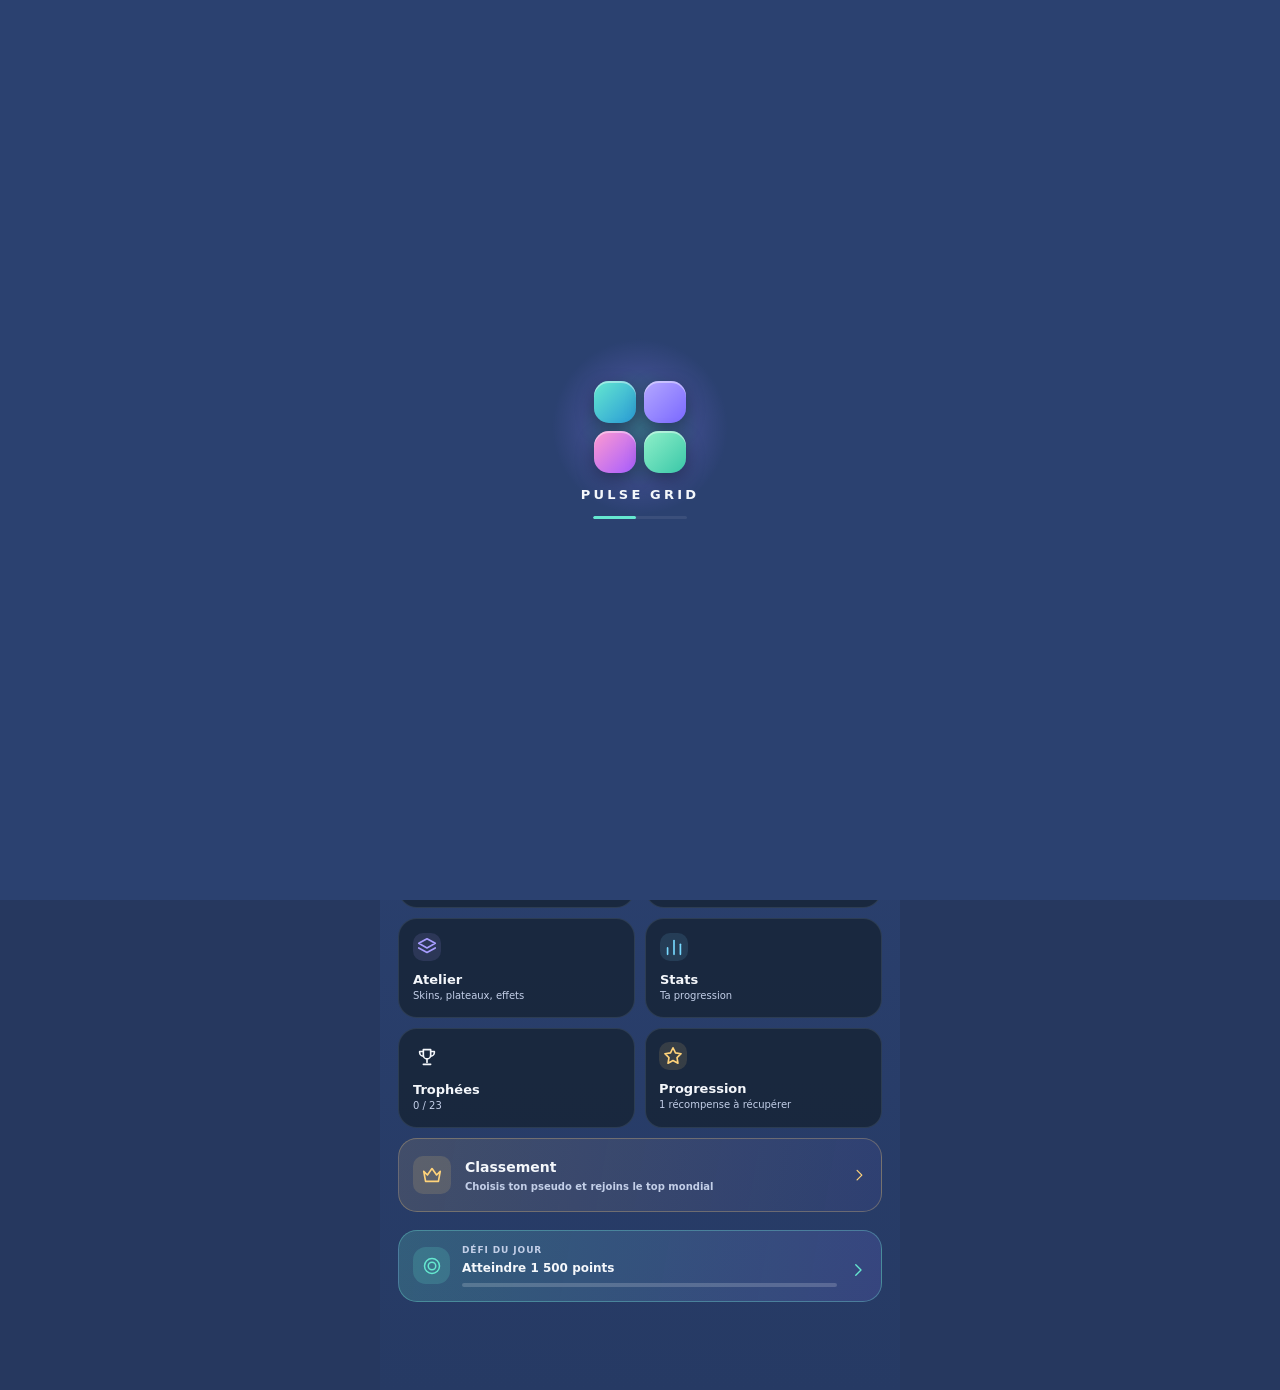
<file: index.html>
<!doctype html>
<html lang="fr">
<head>
  <meta charset="UTF-8" />
  <meta name="viewport" content="width=device-width, initial-scale=1, viewport-fit=cover, user-scalable=no" />
  <meta name="theme-color" content="#2a3c63" />
  <meta name="description" content="Pulse Grid : puzzle arcade de placement de blocs, modes Classic et Shapes, 100 % hors ligne." />
  <meta name="mobile-web-app-capable" content="yes" />
  <meta name="apple-mobile-web-app-capable" content="yes" />
  <meta name="apple-mobile-web-app-title" content="Pulse Grid" />
  <meta name="apple-mobile-web-app-status-bar-style" content="black-translucent" />
  <meta name="format-detection" content="telephone=no" />
  <link rel="manifest" href="manifest.webmanifest" />
  <meta property="og:title" content="Pulse Grid" />
  <meta property="og:description" content="Puzzle arcade de placement de blocs. Modes Classic et Shapes, 100 % hors ligne." />
  <meta property="og:type" content="website" />
  <meta property="og:image" content="icons/icon-512.png" />
  <meta name="color-scheme" content="dark" />
  <link rel="icon" type="image/png" sizes="64x64" href="icons/favicon-64.png" />
  <link rel="apple-touch-icon" href="icons/apple-touch-icon.png" />
  <title>Pulse Grid</title>
  <link rel="stylesheet" href="style.css" />
</head>
<body>
  <noscript><p style="padding:24px;font-family:sans-serif;color:#fff">Pulse Grid nécessite JavaScript pour fonctionner.</p></noscript>
  <div id="app" class="app-shell">
    <svg width="0" height="0" style="position:absolute" aria-hidden="true" focusable="false"><defs><symbol id="i-home" viewBox="0 0 24 24"><path d="M3 11l9-8 9 8"/><path d="M5 10v10h5v-6h4v6h5V10"/></symbol><symbol id="i-shop" viewBox="0 0 24 24"><path d="M6 8h12l-1 12H7L6 8z"/><path d="M9 8a3 3 0 016 0"/></symbol><symbol id="i-tasks" viewBox="0 0 24 24"><path d="M4 6l2 2 3-3"/><path d="M4 14l2 2 3-3"/><path d="M12 7h8"/><path d="M12 15h8"/></symbol><symbol id="i-layers" viewBox="0 0 24 24"><path d="M12 3l9 5-9 5-9-5 9-5z"/><path d="M3 13l9 5 9-5"/></symbol><symbol id="i-chart" viewBox="0 0 24 24"><path d="M5 20v-7"/><path d="M12 20V5"/><path d="M19 20v-11"/></symbol><symbol id="i-trophy" viewBox="0 0 24 24"><path d="M8 4h8v6a4 4 0 01-8 0V4z"/><path d="M8 6H4v1a4 4 0 004 4"/><path d="M16 6h4v1a4 4 0 01-4 4"/><path d="M12 14v4"/><path d="M8 20h8"/></symbol><symbol id="i-sliders" viewBox="0 0 24 24"><path d="M4 7h9"/><path d="M19 7h1"/><circle cx="16" cy="7" r="2.2"/><path d="M4 17h1"/><path d="M11 17h9"/><circle cx="8" cy="17" r="2.2"/></symbol><symbol id="i-play" viewBox="0 0 24 24"><path d="M8 5l11 7-11 7V5z" fill="currentColor"/></symbol><symbol id="i-back" viewBox="0 0 24 24"><path d="M15 5l-7 7 7 7"/></symbol><symbol id="i-next" viewBox="0 0 24 24"><path d="M9 5l7 7-7 7"/></symbol><symbol id="i-arrow" viewBox="0 0 24 24"><path d="M5 12h14"/><path d="M13 6l6 6-6 6"/></symbol><symbol id="i-gift" viewBox="0 0 24 24"><path d="M4 10h16v10H4z"/><path d="M3 7h18v3H3z"/><path d="M12 7v13"/><path d="M12 7c-2-4-6-3-5 0"/><path d="M12 7c2-4 6-3 5 0"/></symbol><symbol id="i-check" viewBox="0 0 24 24"><path d="M5 12l5 5 9-10"/></symbol><symbol id="i-lock" viewBox="0 0 24 24"><path d="M6 11h12v9H6z"/><path d="M8 11V8a4 4 0 018 0v3"/></symbol><symbol id="i-coin" viewBox="0 0 24 24"><circle cx="12" cy="12" r="9"/><path d="M12 7l4 5-4 5-4-5 4-5z"/></symbol><symbol id="i-star" viewBox="0 0 24 24"><path d="M12 3l2.7 5.6 6.1.9-4.4 4.3 1 6.1L12 17l-5.4 2.9 1-6.1L3.2 9.5l6.1-.9L12 3z"/></symbol><symbol id="i-share" viewBox="0 0 24 24"><path d="M12 15V4"/><path d="M8 8l4-4 4 4"/><path d="M5 12v8h14v-8"/></symbol><symbol id="i-download" viewBox="0 0 24 24"><path d="M12 4v11"/><path d="M8 11l4 4 4-4"/><path d="M5 20h14"/></symbol><symbol id="i-reset" viewBox="0 0 24 24"><path d="M4 12a8 8 0 108-8"/><path d="M4 4v5h5"/></symbol><symbol id="i-help" viewBox="0 0 24 24"><circle cx="12" cy="12" r="9"/><path d="M9.5 9.5a2.5 2.5 0 115 .5c0 1.5-2.5 2-2.5 3.5"/><path d="M12 17.5v.01"/></symbol><symbol id="i-volume" viewBox="0 0 24 24"><path d="M4 10v4h4l5 4V6L8 10H4z"/><path d="M16 9a4 4 0 010 6"/><path d="M18.5 6.5a8 8 0 010 11"/></symbol><symbol id="i-volume-off" viewBox="0 0 24 24"><path d="M4 10v4h4l5 4V6L8 10H4z"/><path d="M17 9l5 6"/><path d="M22 9l-5 6"/></symbol><symbol id="i-music" viewBox="0 0 24 24"><path d="M9 18V6l10-2v12"/><circle cx="7" cy="18" r="2"/><circle cx="17" cy="16" r="2"/></symbol><symbol id="i-music-off" viewBox="0 0 24 24"><path d="M9 18V6l10-2v12"/><circle cx="7" cy="18" r="2"/><circle cx="17" cy="16" r="2"/><path d="M3 3l18 18"/></symbol><symbol id="i-pause" viewBox="0 0 24 24"><path d="M8 5v14"/><path d="M16 5v14"/></symbol><symbol id="i-bulb" viewBox="0 0 24 24"><path d="M9 18h6"/><path d="M10 21h4"/><path d="M12 3a6 6 0 00-4 10.5c.7.7 1 1.5 1 2.5h6c0-1 .3-1.8 1-2.5A6 6 0 0012 3z"/></symbol><symbol id="i-close" viewBox="0 0 24 24"><path d="M6 6l12 12"/><path d="M18 6L6 18"/></symbol><symbol id="i-bolt" viewBox="0 0 24 24"><path d="M13 3L5 13h6l-1 8 8-11h-6l1-7z"/></symbol><symbol id="i-flame" viewBox="0 0 24 24"><path d="M12 3c1 4 5 5 5 10a5 5 0 01-10 0c0-2 1-3 2-4 0 2 1 3 2 3 0-3-1-5 1-9z"/></symbol><symbol id="i-crown" viewBox="0 0 24 24"><path d="M3 8l4 4 5-7 5 7 4-4-2 11H5L3 8z"/></symbol><symbol id="i-calendar" viewBox="0 0 24 24"><rect x="4" y="5" width="16" height="15" rx="2"/><path d="M4 10h16"/><path d="M9 3v4"/><path d="M15 3v4"/></symbol><symbol id="i-target" viewBox="0 0 24 24"><circle cx="12" cy="12" r="9"/><circle cx="12" cy="12" r="4.5"/></symbol><symbol id="i-trend" viewBox="0 0 24 24"><path d="M4 17l6-6 4 4 7-8"/><path d="M15 7h6v6"/></symbol><symbol id="i-shapes" viewBox="0 0 24 24"><path d="M4 19l5-10 5 10H4z"/><circle cx="17" cy="8" r="3.5"/></symbol><symbol id="i-box" viewBox="0 0 24 24"><path d="M4 8l8-4 8 4v8l-8 4-8-4V8z"/><path d="M4 8l8 4 8-4"/><path d="M12 12v8"/></symbol><symbol id="i-rows" viewBox="0 0 24 24"><path d="M4 7h16"/><path d="M4 12h16"/><path d="M4 17h16"/></symbol><symbol id="i-info" viewBox="0 0 24 24"><circle cx="12" cy="12" r="9"/><path d="M12 11v6"/><path d="M12 7.5v.01"/></symbol><symbol id="i-shield" viewBox="0 0 24 24"><path d="M12 3l8 3v6c0 5-3.5 8-8 9-4.5-1-8-4-8-9V6l8-3z"/><path d="M9 12l2 2 4-4"/></symbol><symbol id="i-warn" viewBox="0 0 24 24"><path d="M12 4l9 16H3L12 4z"/><path d="M12 10v4"/><path d="M12 17v.01"/></symbol><symbol id="i-sparkle" viewBox="0 0 24 24"><path d="M12 4v5"/><path d="M12 15v5"/><path d="M4 12h5"/><path d="M15 12h5"/></symbol><symbol id="i-logo" viewBox="0 0 24 24"><rect x="3" y="3" width="8" height="8" rx="2.2" fill="currentColor" stroke="none"/><rect x="13" y="3" width="8" height="8" rx="2.2" fill="currentColor" stroke="none" opacity=".6"/><rect x="3" y="13" width="8" height="8" rx="2.2" fill="currentColor" stroke="none" opacity=".6"/><rect x="13" y="13" width="8" height="8" rx="2.2" fill="currentColor" stroke="none"/></symbol><symbol id="i-hammer" viewBox="0 0 24 24"><path d="M15 3l6 6-3.5 3.5-6-6L15 3z"/><path d="M11.5 10.5l-8 8a2 2 0 003 3l8-8"/></symbol><symbol id="i-reroll" viewBox="0 0 24 24"><path d="M20 6v5h-5"/><path d="M19.5 11A8 8 0 006 7.5"/><path d="M4 18v-5h5"/><path d="M4.5 13A8 8 0 0018 16.5"/></symbol><symbol id="i-scanner" viewBox="0 0 24 24"><circle cx="10.5" cy="10.5" r="6.5"/><path d="M20.5 20.5l-5.4-5.4"/><path d="M10.5 7.5v6M7.5 10.5h6"/></symbol><symbol id="i-blade" viewBox="0 0 24 24"><path d="M3 12h18"/><path d="M7 7.5L2.5 12 7 16.5"/><path d="M17 7.5l4.5 4.5-4.5 4.5"/></symbol><symbol id="i-pack" viewBox="0 0 24 24"><path d="M12 2.5l8 4.5v10l-8 4.5-8-4.5V7z"/><path d="M4 7l8 4.5L20 7M12 11.5v10"/></symbol><symbol id="i-skin" viewBox="0 0 24 24"><rect x="2.5" y="8.5" width="5.5" height="7" rx="1.6" fill="currentColor" stroke="none"/><rect x="9.25" y="8.5" width="5.5" height="7" rx="1.6" fill="currentColor" stroke="none" opacity=".7"/><rect x="16" y="8.5" width="5.5" height="7" rx="1.6" fill="currentColor" stroke="none" opacity=".45"/></symbol><symbol id="i-board" viewBox="0 0 24 24"><rect x="3" y="3" width="18" height="18" rx="3.5"/><path d="M9 3v18M15 3v18M3 9h18M3 15h18"/></symbol><symbol id="i-fx-burst" viewBox="0 0 24 24"><path d="M12 2.5v4.5M12 17v4.5M2.5 12H7M17 12h4.5M5.3 5.3l3.2 3.2M15.5 15.5l3.2 3.2M18.7 5.3l-3.2 3.2M8.5 15.5l-3.2 3.2"/></symbol><symbol id="i-fx-ring" viewBox="0 0 24 24"><circle cx="12" cy="12" r="3"/><circle cx="12" cy="12" r="8.5"/></symbol><symbol id="i-fx-confetti" viewBox="0 0 24 24"><path d="M4.5 20l3.5-10 6.5 6.5z"/><path d="M14 4l1 2.5M20 9.5l-2.5 1M19 16h2.5M10.5 3.5V6"/></symbol><symbol id="i-fx-spark" viewBox="0 0 24 24"><path d="M10 3l1.8 5.7L17.5 10.5l-5.7 1.8L10 18l-1.8-5.7L2.5 10.5l5.7-1.8z"/><path d="M19 15l.9 2.1 2.1.9-2.1.9L19 21l-.9-2.1-2.1-.9 2.1-.9z"/></symbol><symbol id="i-fx-nova" viewBox="0 0 24 24"><circle cx="12" cy="12" r="3.6" fill="currentColor" stroke="none"/><path d="M12 2v4M12 18v4M2 12h4M18 12h4M5 5l2.6 2.6M16.4 16.4L19 19M19 5l-2.6 2.6M7.6 16.4L5 19"/></symbol><symbol id="i-fx-magnet" viewBox="0 0 24 24"><circle cx="12" cy="12" r="2" fill="currentColor" stroke="none"/><path d="M12 7a5 5 0 11-5 5"/><path d="M12 3a9 9 0 11-9 9"/></symbol><symbol id="i-hand" viewBox="0 0 32 32"><path d="M12 5.5a2.5 2.5 0 015 0V14a2.2 2.2 0 014.2-.4 2.2 2.2 0 014 .3 2.2 2.2 0 013.3 1.7V21c0 5-3.5 8.5-8.5 8.5h-1c-3 0-5-1.2-6.6-3.4L7 20.4a2.2 2.2 0 013.4-2.7L12 19.2z" fill="#fff" stroke="#10162c" stroke-width="1.5" stroke-linejoin="round"/></symbol><symbol id="i-fx-sakura" viewBox="0 0 24 24"><path d="M12 3c2.2 2 2.2 5 0 7-2.2-2-2.2-5 0-7zM21 12c-2 2.2-5 2.2-7 0 2-2.2 5-2.2 7 0zM12 21c-2.2-2-2.2-5 0-7 2.2 2 2.2 5 0 7zM3 12c2-2.2 5-2.2 7 0-2 2.2-5 2.2-7 0z"/><circle cx="12" cy="12" r="1.4" fill="currentColor" stroke="none"/></symbol><symbol id="i-fx-snow" viewBox="0 0 24 24"><path d="M12 2v20M3.3 7l17.4 10M3.3 17L20.7 7"/><path d="M9.5 3.8L12 6l2.5-2.2M9.5 20.2L12 18l2.5 2.2"/></symbol><symbol id="i-fx-heart" viewBox="0 0 24 24"><path d="M12 20s-7.5-4.6-7.5-10A4.3 4.3 0 0112 7.6 4.3 4.3 0 0119.5 10c0 5.4-7.5 10-7.5 10z"/></symbol><symbol id="i-fx-star" viewBox="0 0 24 24"><path d="M12 3l2.7 5.8 6.3.8-4.6 4.4 1.2 6.3L12 17.2 6.4 20.3l1.2-6.3L3 9.6l6.3-.8z"/></symbol></defs></svg>
    <div id="boot-screen" class="boot-screen" aria-label="Chargement">
      <div class="boot-logo" aria-hidden="true"><i class="bl-glow"></i><i class="bl bl1"></i><i class="bl bl2"></i><i class="bl bl3"></i><i class="bl bl4"></i><i class="bl-flash"></i></div>
      <div class="boot-wordmark" aria-label="Pulse Grid"><span style="--i:0">P</span><span style="--i:1">U</span><span style="--i:2">L</span><span style="--i:3">S</span><span style="--i:4">E</span><span class="sp" style="--i:5">&nbsp;</span><span style="--i:6">G</span><span style="--i:7">R</span><span style="--i:8">I</span><span style="--i:9">D</span></div>
      <div class="loader"><span></span></div>
    </div>

    <main id="screens">
      <section id="screen-home" class="screen active" aria-labelledby="home-title">
        <header class="topbar home-topbar">
          <div class="brand-lockup">
            <div class="brand-mark"><svg class="ico" aria-hidden="true"><use href="#i-logo"/></svg></div>
            <div>
              <div class="eyebrow">ARCADE PUZZLE</div>
              <h1 id="home-title">PULSE GRID</h1>
            </div>
          </div>
          <div class="topbar-actions" aria-label="Réglages audio">
            <button class="icon-button" data-route="settings" aria-label="Paramètres"><svg class="ico" aria-hidden="true"><use href="#i-sliders"/></svg></button>
            <button class="icon-button audio-toggle music-toggle" data-action="toggle-music" aria-label="Activer ou couper la musique"><span id="music-icon"><svg class="ico" aria-hidden="true"><use href="#i-music"/></svg></span></button>
            <button class="icon-button audio-toggle" data-action="toggle-sound" aria-label="Activer ou couper les effets sonores"><span id="sound-icon"><svg class="ico" aria-hidden="true"><use href="#i-volume"/></svg></span></button>
          </div>
        </header>

        <div class="home-content page-content">
          <div class="player-strip">
            <div class="level-badge"><span>NIV.</span><strong id="home-level">1</strong></div>
            <div class="xp-track-wrap">
              <div class="row-between"><span>Progression</span><span id="home-xp-label">0 / 400 XP</span></div>
              <div class="xp-track"><span id="home-xp-fill"></span></div>
            </div>
            <div class="currency-pill"><span class="coin-icon"><svg class="ico" aria-hidden="true"><use href="#i-coin"/></svg></span><strong id="home-coins">240</strong></div>
          </div>
          <article class="hero-card">
            <div class="hero-orbit orbit-one"></div>
            <div class="hero-orbit orbit-two"></div>
            <div class="hero-copy">
              <span class="eyebrow accent">CLASSIC</span>
              <h2>Classic</h2>
              <p>Grille 8×8. Place les fragments, complète des lignes et enchaîne les combos.</p>
              <div class="hero-record"><span>MEILLEUR SCORE</span><strong id="home-best">0</strong></div>
              <button class="primary-button hero-play" data-action="play"><span>JOUER</span><b><svg class="ico" aria-hidden="true"><use href="#i-arrow"/></svg></b></button>
            </div>
            <div class="hero-visual" aria-hidden="true">
              <span class="hero-tile tile-a"></span><span class="hero-tile tile-b"></span><span class="hero-tile tile-c"></span>
              <span class="hero-tile tile-d"></span><span class="hero-tile tile-e"></span><span class="hero-tile tile-f"></span>
              
            </div>
          </article>

          <article id="resume-card" class="resume-card hidden">
            <div class="resume-icon"><svg class="ico" aria-hidden="true"><use href="#i-play"/></svg></div>
            <div class="resume-copy"><span class="eyebrow accent">PARTIE EN COURS</span><strong id="resume-card-text">CLASSIC</strong></div>
            <button class="primary-button resume-button" data-action="resume-run"><span>REPRENDRE</span><b><svg class="ico" aria-hidden="true"><use href="#i-arrow"/></svg></b></button>
          </article>

          <article id="shapes-card" class="shapes-card">
            <div id="shapes-card-visual" class="shapes-card-visual" aria-hidden="true"></div>
            <div class="shapes-card-copy">
              <span class="eyebrow accent">SHAPES</span>
              <h2>Plateaux Shapes</h2>
              <p id="shapes-card-text">0 / 5 plateaux maîtrisés</p>
              <div class="shapes-card-progress">
                <div class="row-between"><span id="shapes-card-board">■ CARRÉ</span><b id="shapes-card-pct">0 %</b></div>
                <div class="mini-progress"><span id="shapes-card-fill"></span></div>
              </div>
              <div class="shapes-card-actions">
                <button class="primary-button shapes-play" data-action="play-shapes"><span>JOUER</span><b><svg class="ico" aria-hidden="true"><use href="#i-arrow"/></svg></b></button>
                <button class="ghost-button" data-route="shapes">PLATEAUX</button>
              </div>
            </div>
          </article>

          <article id="daily-bonus" class="daily-bonus">
            <div class="daily-bonus-icon"><svg class="ico" aria-hidden="true"><use href="#i-gift"/></svg></div>
            <div class="daily-bonus-copy"><span class="eyebrow accent">BONUS QUOTIDIEN</span><strong id="daily-bonus-title">Jour 1</strong><small id="daily-bonus-text"></small></div>
            <button id="daily-bonus-button" class="daily-bonus-button" data-action="claim-daily">RÉCUPÉRER</button>
          </article>

          <div class="section-heading"><h2>Ton espace</h2><span class="section-line"></span></div>
          <div class="quick-grid">
            <button class="quick-card shop-card" data-route="shop"><span class="quick-icon"><svg class="ico" aria-hidden="true"><use href="#i-shop"/></svg></span><span>Boutique</span><small>Skins et effets</small></button>
            <button class="quick-card missions-card" data-route="missions"><span class="quick-icon"><svg class="ico" aria-hidden="true"><use href="#i-tasks"/></svg></span><span>Missions</span><small id="home-mission-count">0 à réclamer</small></button>
            <button class="quick-card style-card" data-route="collection"><span class="quick-icon"><svg class="ico" aria-hidden="true"><use href="#i-layers"/></svg></span><span>Atelier</span><small>Skins, plateaux, effets</small></button>
            <button class="quick-card stats-card" data-route="stats"><span class="quick-icon"><svg class="ico" aria-hidden="true"><use href="#i-chart"/></svg></span><span>Stats</span><small>Ta progression</small></button>
            <button class="quick-card trophies-card" data-route="trophies"><span class="quick-icon"><svg class="ico" aria-hidden="true"><use href="#i-trophy"/></svg></span><span>Trophées</span><small id="home-trophy-count">0 / 23</small></button>
            <button class="quick-card progression-card" data-route="progression"><span class="quick-icon"><svg class="ico" aria-hidden="true"><use href="#i-star"/></svg></span><span>Progression</span><small id="home-progression-next">Route des récompenses</small></button>
            <button class="quick-card leaderboard-card" data-route="leaderboard"><span class="quick-icon"><svg class="ico" aria-hidden="true"><use href="#i-crown"/></svg></span><span class="lb-card-copy"><span>Classement</span><small id="home-leaderboard-sub">Top mondial Classic</small></span><span class="lb-card-arrow"><svg class="ico" aria-hidden="true"><use href="#i-next"/></svg></span></button>
          </div>

          <article class="daily-card" data-route="missions">
            <div class="daily-icon"><svg class="ico" aria-hidden="true"><use href="#i-target"/></svg></div>
            <div class="daily-copy"><span class="eyebrow">DÉFI DU JOUR</span><strong id="home-mission-title">Chargement…</strong><div class="mini-progress"><span id="home-mission-fill"></span></div></div>
            <span class="daily-arrow"><svg class="ico" aria-hidden="true"><use href="#i-next"/></svg></span>
          </article>
        </div>
      </section>

      <section id="screen-game" class="screen game-screen" aria-label="Partie en cours">
        <header class="game-topbar">
          <button class="icon-button dark" data-action="game-home" aria-label="Retour à l'accueil"><svg class="ico" aria-hidden="true"><use href="#i-back"/></svg></button>
          <div class="game-stat"><span>SCORE</span><strong id="game-score">0</strong></div>
          <div class="game-stat best"><span>MEILLEUR</span><strong id="game-best">0</strong></div>
          <button class="icon-button dark" data-action="pause" aria-label="Pause"><svg class="ico" aria-hidden="true"><use href="#i-pause"/></svg></button>
        </header>
        <div class="game-content">
          <div class="combo-row"><span id="game-message">Choisis un fragment et fais-le glisser.</span><span id="combo-badge" class="combo-badge hidden">COMBO ×<b>0</b></span></div>
          <div class="charge-row" aria-label="Charge Pulse"><div class="charge-copy"><b>CHARGE PULSE</b><small id="charge-message">Dissous des lignes pour charger une rafale.</small></div><div class="charge-track"><span id="charge-fill"></span></div><strong id="charge-value">0%</strong></div>
          <div id="shape-hud" class="shape-hud hidden" aria-label="Maîtrise du plateau">
            <span id="shape-hud-icon" class="shape-hud-icon">■</span>
            <b id="shape-hud-name">CARRÉ</b>
            <div class="shape-hud-track"><span id="shape-hud-fill"></span></div>
            <strong id="shape-hud-pct">0%</strong>
          </div>
          <div id="board-wrap" class="board-wrap">
            <div id="board" class="board" role="grid" aria-label="Grille de jeu"></div>
            <div id="fx-layer" class="fx-layer" aria-hidden="true"></div>
            <div id="clear-feedback" class="clear-feedback" aria-live="polite" aria-atomic="true" aria-hidden="true">
              <div class="clear-feedback-badge">
                
                <strong id="clear-feedback-text"></strong>
                
                <small id="clear-feedback-subtitle"></small>
              </div>
            </div>
            <div id="high-score-feedback" class="high-score-feedback" aria-live="polite" aria-hidden="true">
              <span>NEW HIGH SCORE</span>
              <strong id="high-score-value">0</strong>
            </div>
          </div>
          <div class="game-subbar"><div><span class="eyebrow">FRAGMENTS</span><strong>Choisis un fragment</strong></div><button class="text-button" data-action="hint"><svg class="ico" aria-hidden="true"><use href="#i-bulb"/></svg> INDICE</button></div>
          <div id="booster-bar" class="booster-bar" aria-label="Bonus disponibles en partie"></div>
          <div id="piece-tray" class="piece-tray" aria-label="Fragments disponibles"></div>
          <div class="game-tip"><span class="tip-dot"></span><span>Astuce : tu peux aussi toucher un fragment, puis toucher la grille.</span></div>
        </div>
      </section>

      <section id="screen-settings" class="screen" aria-labelledby="settings-title">
        <header class="subpage-topbar"><button class="icon-button" data-route="home" aria-label="Retour"><svg class="ico" aria-hidden="true"><use href="#i-back"/></svg></button><div><div class="eyebrow">PRÉFÉRENCES</div><h1 id="settings-title">Paramètres</h1></div><div class="header-symbol"><svg class="ico" aria-hidden="true"><use href="#i-sliders"/></svg></div></header>
        <div class="page-content subpage-content settings-page">

          <section class="settings-group" aria-label="Audio">
            <h2 class="settings-title">Audio</h2>
            <button class="setting-row" data-action="toggle-sound"><span class="setting-copy"><b>Effets sonores</b><small>Poses, lignes, combos, récompenses</small></span><strong id="sound-label">ON</strong><span class="switch"></span></button>
            <button class="setting-row" data-action="toggle-music"><span class="setting-copy"><b>Musique d'ambiance</b><small>Nappes calmes générées en direct</small></span><strong id="music-label">OFF</strong><span class="switch"></span></button>
            <div class="setting-row setting-slider"><span class="setting-copy"><b>Volume</b><small>Effets et musique</small></span><input id="volume-control" type="range" min="0" max="100" step="1" value="72" aria-label="Volume" /><output id="volume-label">72%</output></div>
            <button class="setting-row setting-action" data-action="test-sound"><span class="setting-copy"><b>Tester le son</b><small>Joue un court son pour régler le volume</small></span><span class="setting-go"><svg class="ico" aria-hidden="true"><use href="#i-play"/></svg></span></button>
          </section>

          <section class="settings-group" aria-label="Affichage">
            <h2 class="settings-title">Affichage</h2>
            <button class="setting-row" data-action="toggle-theme"><span class="setting-copy"><b>Fond clair</b><small>Désactivé : thème sombre d'origine</small></span><strong id="theme-label">CLAIR</strong><span class="switch"></span></button>
            <button class="setting-row" data-action="toggle-motion"><span class="setting-copy"><b>Réduire les animations</b><small>Moins de mouvement, utile sur un téléphone lent</small></span><strong id="motion-label">OFF</strong><span class="switch"></span></button>
            <button class="setting-row" data-action="toggle-tip"><span class="setting-copy"><b>Astuce en jeu</b><small>Rappel sous les fragments</small></span><strong id="tip-label">ON</strong><span class="switch"></span></button>
          </section>

          <section class="settings-group" aria-label="Jeu">
            <h2 class="settings-title">Jeu</h2>
            <button class="setting-row" data-action="toggle-haptics"><span class="setting-copy"><b>Vibrations</b><small>Retour haptique à chaque action</small></span><strong id="haptics-label">ON</strong><span class="switch"></span></button>
          </section>

          <section class="settings-group" aria-label="Application">
            <h2 class="settings-title">Application</h2>
            <button id="install-row" class="setting-row setting-action" data-action="install-app"><span class="setting-copy"><b>Installer l'application</b><small id="install-hint">Plein écran et hors ligne</small></span><span class="setting-go"><svg class="ico" aria-hidden="true"><use href="#i-download"/></svg></span></button>
            <button class="setting-row setting-action" data-action="open-tutorial"><span class="setting-copy"><b>Comment jouer</b><small>Revoir le tutoriel</small></span><span class="setting-go"><svg class="ico" aria-hidden="true"><use href="#i-help"/></svg></span></button>
          </section>

          <section class="settings-group" aria-label="Données">
            <h2 class="settings-title">Sauvegarde &amp; données</h2>
            <p class="settings-note">Ta progression est enregistrée sur cet appareil. Exporte-la pour la garder en sécurité ou la transférer sur un autre téléphone.</p>
            <div class="settings-buttons">
              <button class="ghost-button" data-action="export-save">EXPORTER</button>
              <button class="ghost-button" data-action="copy-save">COPIER</button>
              <button class="ghost-button" data-action="import-save">IMPORTER</button>
            </div>
            <input id="import-file" type="file" accept="application/json,.json" hidden />
          </section>

          <section class="settings-group danger" aria-label="Réinitialisation">
            <h2 class="settings-title">Réinitialisation</h2>
            <button class="setting-row setting-action" data-action="reset-classic"><span class="setting-copy"><b>Remettre Classic à zéro</b><small>Meilleur score et statistiques Classic</small></span><span class="setting-go"><svg class="ico" aria-hidden="true"><use href="#i-reset"/></svg></span></button>
            <button class="setting-row setting-action" data-action="reset-shapes"><span class="setting-copy"><b>Remettre Shapes à zéro</b><small>Plateaux maîtrisés et progression Shapes</small></span><span class="setting-go"><svg class="ico" aria-hidden="true"><use href="#i-reset"/></svg></span></button>
            <button class="setting-row setting-action" data-action="delete-online"><span class="setting-copy"><b>Supprimer mes données en ligne</b><small>Pseudo, identifiant et record du classement</small></span><span class="setting-go"><svg class="ico" aria-hidden="true"><use href="#i-next"/></svg></span></button>
            <button class="setting-row setting-action" data-action="reset-all"><span class="setting-copy"><b>Tout effacer</b><small>Niveau, pièces, objets, missions, tout</small></span><span class="setting-go"><svg class="ico" aria-hidden="true"><use href="#i-warn"/></svg></span></button>
          </section>

          <section class="settings-group" aria-label="À propos">
            <h2 class="settings-title">À propos</h2>
            <button class="setting-row setting-action" data-action="open-about"><span class="setting-copy"><b>Confidentialité et crédits</b><small>Données du classement, confidentialité</small></span><span class="setting-go"><svg class="ico" aria-hidden="true"><use href="#i-shield"/></svg></span></button>
          </section>

          <p class="settings-about"><b>PULSE GRID</b> · version <span id="settings-version">4.0</span><br /><span id="settings-summary"></span></p>
        </div>
      </section>

      <section id="screen-trophies" class="screen" aria-labelledby="trophies-title">
        <header class="subpage-topbar"><button class="icon-button" data-route="home" aria-label="Retour"><svg class="ico" aria-hidden="true"><use href="#i-back"/></svg></button><div><div class="eyebrow">SUCCÈS</div><h1 id="trophies-title">Trophées</h1></div><div class="header-symbol"><svg class="ico" aria-hidden="true"><use href="#i-trophy"/></svg></div></header>
        <div class="page-content subpage-content"><div id="trophies-content"></div></div>
      </section>

      <section id="screen-leaderboard" class="screen" aria-labelledby="leaderboard-title">
        <header class="subpage-topbar"><button class="icon-button" data-route="home" aria-label="Retour au menu"><svg class="ico" aria-hidden="true"><use href="#i-back"/></svg></button><div><div class="eyebrow">MODE CLASSIC</div><h1 id="leaderboard-title">Classement</h1></div><div class="header-symbol"><svg class="ico" aria-hidden="true"><use href="#i-crown"/></svg></div></header>
        <div class="page-content subpage-content"><div id="leaderboard-content"></div></div>
      </section>

      <section id="screen-shapes" class="screen" aria-labelledby="shapes-title">
        <header class="subpage-topbar"><button class="icon-button" data-route="home"><svg class="ico" aria-hidden="true"><use href="#i-back"/></svg></button><div><div class="eyebrow">MODE DE JEU</div><h1 id="shapes-title">Shapes</h1></div><div class="header-symbol"><svg class="ico" aria-hidden="true"><use href="#i-shapes"/></svg></div></header>
        <div class="page-content subpage-content"><div id="shapes-content"></div></div>
      </section>

      <section id="screen-shop" class="screen" aria-labelledby="shop-title">
        <header class="subpage-topbar"><button class="icon-button" data-route="home"><svg class="ico" aria-hidden="true"><use href="#i-back"/></svg></button><div><div class="eyebrow">COSMÉTIQUES ET BONUS</div><h1 id="shop-title">Boutique</h1></div><div class="currency-pill"><span class="coin-icon"><svg class="ico" aria-hidden="true"><use href="#i-coin"/></svg></span><strong id="shop-coins">0</strong></div></header>
        <div class="page-content subpage-content">
          <div class="shop-tabs"><button class="tab-button active" data-shop-tab="themes">Thèmes</button><button class="tab-button" data-shop-tab="skins">Fragments</button><button class="tab-button" data-shop-tab="boards">Plateaux</button><button class="tab-button" data-shop-tab="effects">Impulsions</button><button class="tab-button" data-shop-tab="boosters">Bonus</button></div>
          <div id="shop-content" class="catalog-grid"></div>
        </div>
      </section>

      <section id="screen-collection" class="screen" aria-labelledby="collection-title">
        <header class="subpage-topbar"><button class="icon-button" data-route="home"><svg class="ico" aria-hidden="true"><use href="#i-back"/></svg></button><div><div class="eyebrow">PERSONNALISATION</div><h1 id="collection-title">Atelier</h1></div><div class="header-symbol"><svg class="ico" aria-hidden="true"><use href="#i-layers"/></svg></div></header>
        <div class="page-content subpage-content"><div id="collection-content"></div></div>
      </section>

      <section id="screen-missions" class="screen" aria-labelledby="missions-title">
        <header class="subpage-topbar"><button class="icon-button" data-route="home"><svg class="ico" aria-hidden="true"><use href="#i-back"/></svg></button><div><div class="eyebrow">RÉCOMPENSES QUOTIDIENNES</div><h1 id="missions-title">Missions</h1></div><div class="header-symbol"><svg class="ico" aria-hidden="true"><use href="#i-tasks"/></svg></div></header>
        <div class="page-content subpage-content">
          <article class="mission-intro"><div class="mission-intro-icon"><svg class="ico" aria-hidden="true"><use href="#i-tasks"/></svg></div><div><span class="eyebrow accent">RENOUVELÉES À MINUIT</span><h2>Missions du jour</h2><p>Termine-les pour gagner des PulseCoins.</p></div></article>
          <div id="missions-content" class="missions-list"></div>
        </div>
      </section>

      <section id="screen-progression" class="screen" aria-labelledby="progression-title">
        <header class="subpage-topbar"><button class="icon-button" data-route="home"><svg class="ico" aria-hidden="true"><use href="#i-back"/></svg></button><div><div class="eyebrow">RÉCOMPENSES DE NIVEAU</div><h1 id="progression-title">Progression</h1></div><div class="header-symbol progression-header-symbol"><svg class="ico" aria-hidden="true"><use href="#i-star"/></svg></div></header>
        <div class="page-content subpage-content"><div id="progression-content"></div></div>
      </section>

      <section id="screen-stats" class="screen" aria-labelledby="stats-title">
        <header class="subpage-topbar"><button class="icon-button" data-route="home"><svg class="ico" aria-hidden="true"><use href="#i-back"/></svg></button><div><div class="eyebrow">RÉSUMÉ</div><h1 id="stats-title">Statistiques</h1></div><div class="header-symbol"><svg class="ico" aria-hidden="true"><use href="#i-chart"/></svg></div></header>
        <div class="page-content subpage-content"><div id="stats-content"></div></div>
      </section>
    </main>

    <nav id="bottom-nav" class="bottom-nav" aria-label="Navigation principale">
      <button data-route="home" class="nav-item active"><span><svg class="ico" aria-hidden="true"><use href="#i-home"/></svg></span><small>Accueil</small></button>
      <button data-route="shop" class="nav-item"><span><svg class="ico" aria-hidden="true"><use href="#i-shop"/></svg></span><small>Boutique</small></button>
      <button data-route="missions" class="nav-item"><span><svg class="ico" aria-hidden="true"><use href="#i-tasks"/></svg></span><small>Missions</small></button>
      <button data-route="collection" class="nav-item"><span><svg class="ico" aria-hidden="true"><use href="#i-layers"/></svg></span><small>Atelier</small></button>
    </nav>

    <div id="modal-backdrop" class="modal-backdrop" aria-hidden="true">
      <div id="modal-card" class="modal-card" role="dialog" aria-modal="true"></div>
    </div>
    <div id="toast" class="toast" role="status"></div>
    <div id="reward-layer" class="reward-layer" aria-hidden="true"></div>
  </div>
  <script src="game.js"></script>
</body>
</html>
</file>
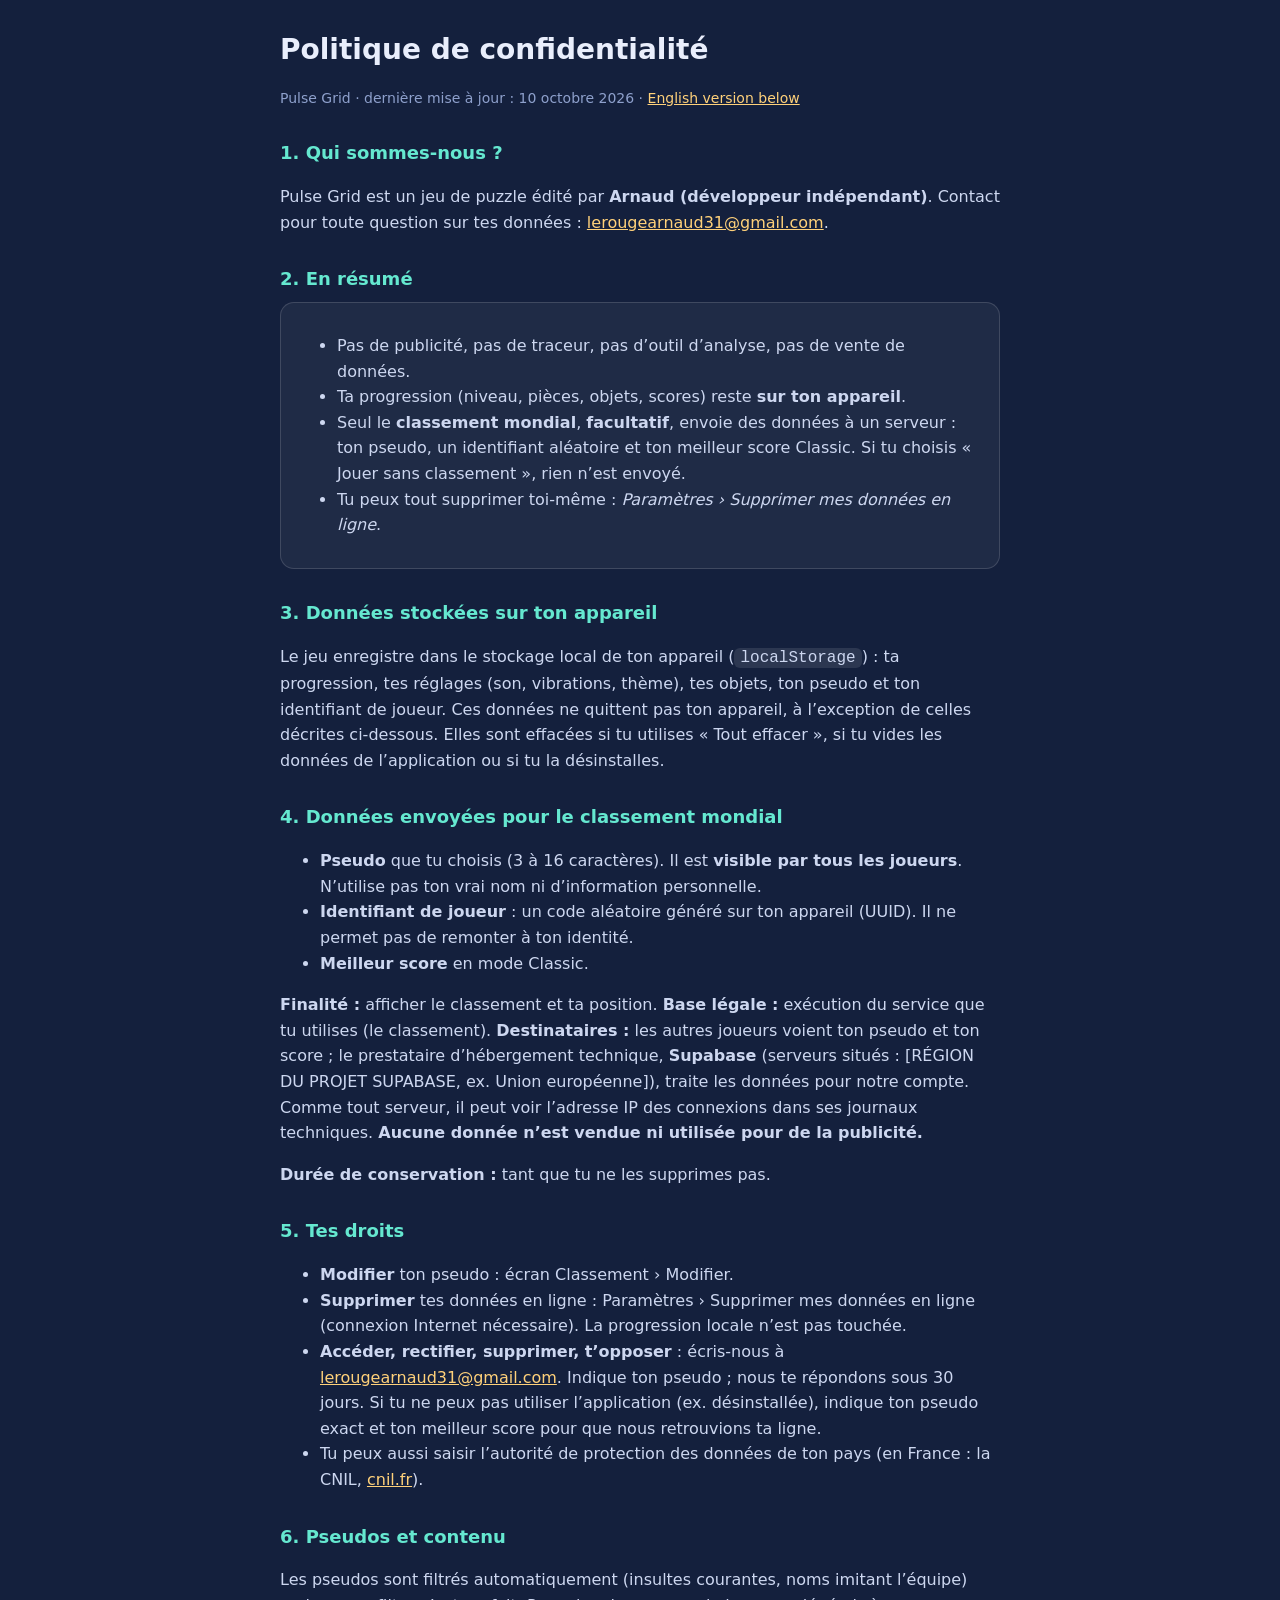
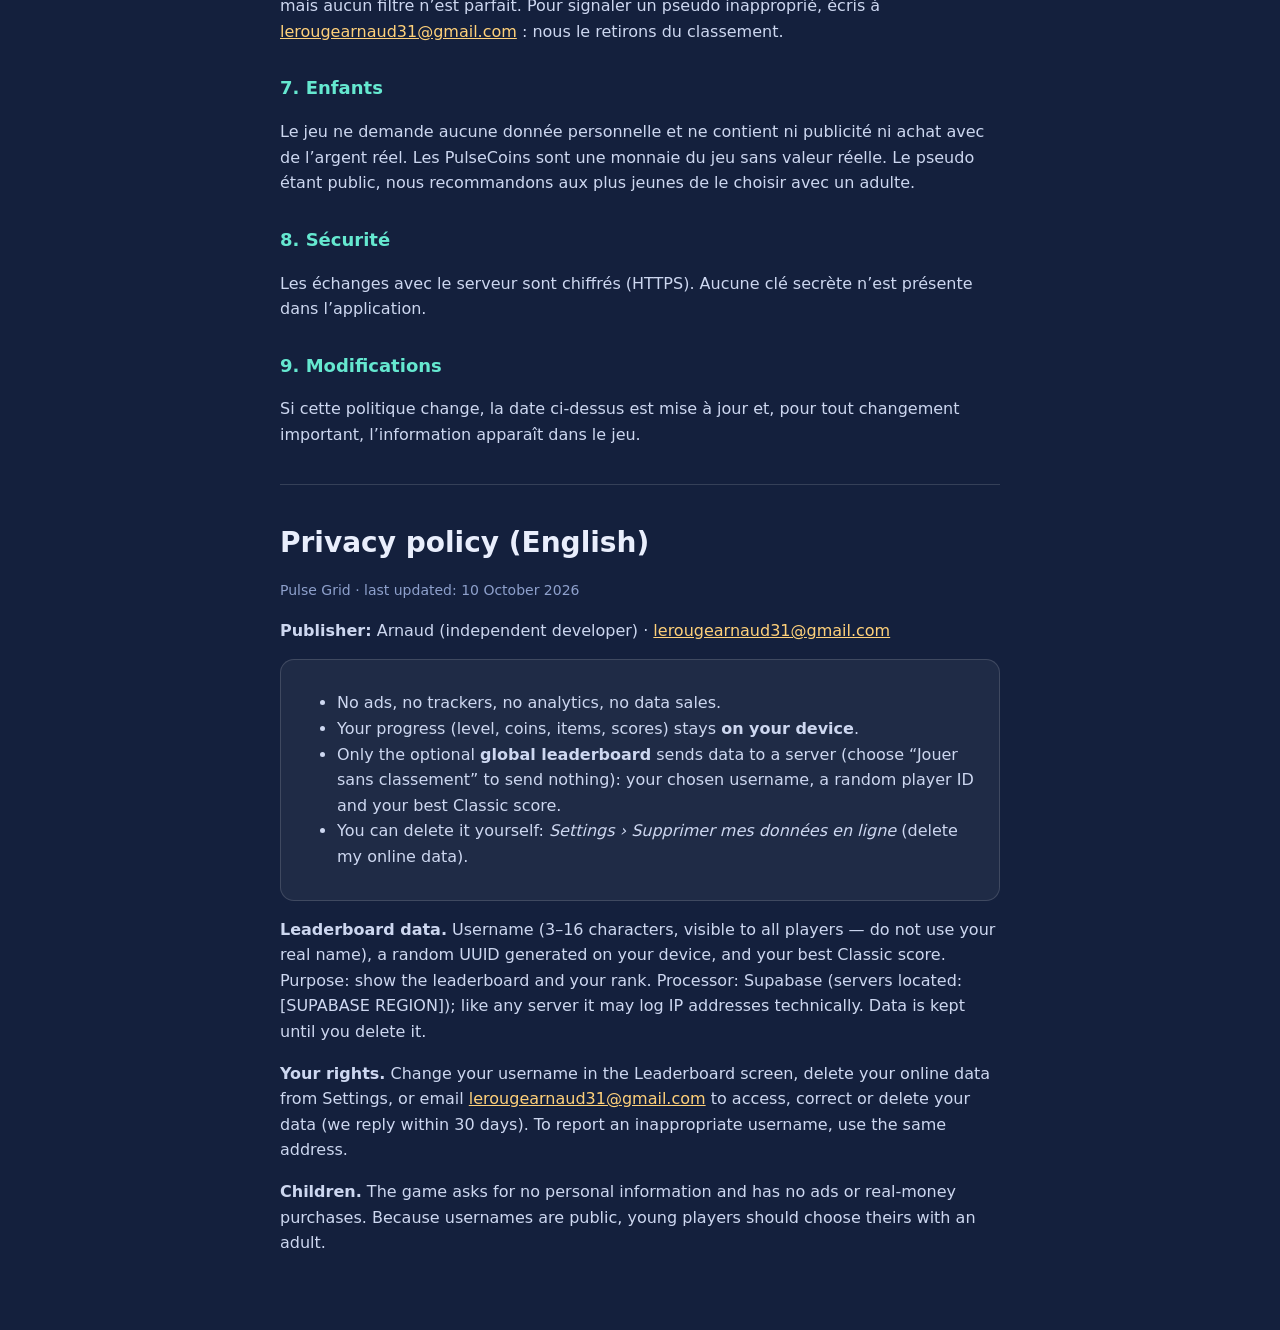
<file: privacy.html>
<!doctype html>
<html lang="fr">
<head>
  <meta charset="UTF-8" />
  <meta name="viewport" content="width=device-width, initial-scale=1" />
  <meta name="theme-color" content="#2a3c63" />
  <meta name="robots" content="index,follow" />
  <title>Pulse Grid · Politique de confidentialité</title>
  <style>
    :root { color-scheme: dark; }
    body { margin: 0; padding: 28px 18px 60px; background: #14203d; color: #e9eefc; font: 16px/1.6 system-ui, -apple-system, "Segoe UI", Roboto, sans-serif; }
    main { max-width: 720px; margin: 0 auto; }
    h1 { margin: 0 0 4px; font-size: 28px; }
    h2 { margin: 30px 0 8px; font-size: 18px; color: #65e8d0; }
    p, li { color: #cdd7f0; }
    a { color: #ffd17a; }
    .meta { color: #8ea0cc; font-size: 14px; }
    .card { padding: 14px 16px; border: 1px solid rgba(255,255,255,.14); border-radius: 14px; background: rgba(255,255,255,.05); }
    hr { margin: 36px 0; border: 0; border-top: 1px solid rgba(255,255,255,.14); }
    code { padding: 1px 6px; border-radius: 6px; background: rgba(255,255,255,.1); }
  </style>
</head>
<body>
<main>
  <h1>Politique de confidentialité</h1>
  <p class="meta">Pulse Grid · dernière mise à jour : 10 octobre 2026 · <a href="#english">English version below</a></p>

  <h2>1. Qui sommes-nous ?</h2>
  <p>Pulse Grid est un jeu de puzzle édité par <b>Arnaud (développeur indépendant)</b>. Contact pour toute question sur tes données : <a href="mailto:lerougearnaud31@gmail.com">lerougearnaud31@gmail.com</a>.</p>

  <h2>2. En résumé</h2>
  <div class="card">
    <ul>
      <li>Pas de publicité, pas de traceur, pas d’outil d’analyse, pas de vente de données.</li>
      <li>Ta progression (niveau, pièces, objets, scores) reste <b>sur ton appareil</b>.</li>
      <li>Seul le <b>classement mondial</b>, <b>facultatif</b>, envoie des données à un serveur : ton pseudo, un identifiant aléatoire et ton meilleur score Classic. Si tu choisis « Jouer sans classement », rien n’est envoyé.</li>
      <li>Tu peux tout supprimer toi-même : <i>Paramètres › Supprimer mes données en ligne</i>.</li>
    </ul>
  </div>

  <h2>3. Données stockées sur ton appareil</h2>
  <p>Le jeu enregistre dans le stockage local de ton appareil (<code>localStorage</code>) : ta progression, tes réglages (son, vibrations, thème), tes objets, ton pseudo et ton identifiant de joueur. Ces données ne quittent pas ton appareil, à l’exception de celles décrites ci-dessous. Elles sont effacées si tu utilises « Tout effacer », si tu vides les données de l’application ou si tu la désinstalles.</p>

  <h2>4. Données envoyées pour le classement mondial</h2>
  <ul>
    <li><b>Pseudo</b> que tu choisis (3 à 16 caractères). Il est <b>visible par tous les joueurs</b>. N’utilise pas ton vrai nom ni d’information personnelle.</li>
    <li><b>Identifiant de joueur</b> : un code aléatoire généré sur ton appareil (UUID). Il ne permet pas de remonter à ton identité.</li>
    <li><b>Meilleur score</b> en mode Classic.</li>
  </ul>
  <p><b>Finalité :</b> afficher le classement et ta position. <b>Base légale :</b> exécution du service que tu utilises (le classement). <b>Destinataires :</b> les autres joueurs voient ton pseudo et ton score ; le prestataire d’hébergement technique, <b>Supabase</b> (serveurs situés : [RÉGION DU PROJET SUPABASE, ex. Union européenne]), traite les données pour notre compte. Comme tout serveur, il peut voir l’adresse IP des connexions dans ses journaux techniques. <b>Aucune donnée n’est vendue ni utilisée pour de la publicité.</b></p>
  <p><b>Durée de conservation :</b> tant que tu ne les supprimes pas.</p>

  <h2>5. Tes droits</h2>
  <ul>
    <li><b>Modifier</b> ton pseudo : écran Classement › Modifier.</li>
    <li><b>Supprimer</b> tes données en ligne : Paramètres › Supprimer mes données en ligne (connexion Internet nécessaire). La progression locale n’est pas touchée.</li>
    <li><b>Accéder, rectifier, supprimer, t’opposer</b> : écris-nous à <a href="mailto:lerougearnaud31@gmail.com">lerougearnaud31@gmail.com</a>. Indique ton pseudo ; nous te répondons sous 30 jours. Si tu ne peux pas utiliser l’application (ex. désinstallée), indique ton pseudo exact et ton meilleur score pour que nous retrouvions ta ligne.</li>
    <li>Tu peux aussi saisir l’autorité de protection des données de ton pays (en France : la CNIL, <a href="https://www.cnil.fr">cnil.fr</a>).</li>
  </ul>

  <h2>6. Pseudos et contenu</h2>
  <p>Les pseudos sont filtrés automatiquement (insultes courantes, noms imitant l’équipe) mais aucun filtre n’est parfait. Pour signaler un pseudo inapproprié, écris à <a href="mailto:lerougearnaud31@gmail.com">lerougearnaud31@gmail.com</a> : nous le retirons du classement.</p>

  <h2>7. Enfants</h2>
  <p>Le jeu ne demande aucune donnée personnelle et ne contient ni publicité ni achat avec de l’argent réel. Les PulseCoins sont une monnaie du jeu sans valeur réelle. Le pseudo étant public, nous recommandons aux plus jeunes de le choisir avec un adulte.</p>

  <h2>8. Sécurité</h2>
  <p>Les échanges avec le serveur sont chiffrés (HTTPS). Aucune clé secrète n’est présente dans l’application.</p>

  <h2>9. Modifications</h2>
  <p>Si cette politique change, la date ci-dessus est mise à jour et, pour tout changement important, l’information apparaît dans le jeu.</p>

  <hr />
  <section id="english" lang="en">
    <h1>Privacy policy (English)</h1>
    <p class="meta">Pulse Grid · last updated: 10 October 2026</p>
    <p><b>Publisher:</b> Arnaud (independent developer) · <a href="mailto:lerougearnaud31@gmail.com">lerougearnaud31@gmail.com</a></p>
    <div class="card">
      <ul>
        <li>No ads, no trackers, no analytics, no data sales.</li>
        <li>Your progress (level, coins, items, scores) stays <b>on your device</b>.</li>
        <li>Only the optional <b>global leaderboard</b> sends data to a server (choose “Jouer sans classement” to send nothing): your chosen username, a random player ID and your best Classic score.</li>
        <li>You can delete it yourself: <i>Settings › Supprimer mes données en ligne</i> (delete my online data).</li>
      </ul>
    </div>
    <p><b>Leaderboard data.</b> Username (3–16 characters, visible to all players — do not use your real name), a random UUID generated on your device, and your best Classic score. Purpose: show the leaderboard and your rank. Processor: Supabase (servers located: [SUPABASE REGION]); like any server it may log IP addresses technically. Data is kept until you delete it.</p>
    <p><b>Your rights.</b> Change your username in the Leaderboard screen, delete your online data from Settings, or email <a href="mailto:lerougearnaud31@gmail.com">lerougearnaud31@gmail.com</a> to access, correct or delete your data (we reply within 30 days). To report an inappropriate username, use the same address.</p>
    <p><b>Children.</b> The game asks for no personal information and has no ads or real-money purchases. Because usernames are public, young players should choose theirs with an adult.</p>
  </section>
</main>
</body>
</html>
</file>
<file: style.css>
:root {
  --bg: #080b18;
  --bg-soft: #0d1223;
  --panel: #121a30;
  --panel-2: #17213b;
  --line: rgba(255,255,255,.09);
  --text: #f3f6ff;
  --muted: #8993b1;
  --faint: #56617f;
  --skin-primary: #65e8d0;
  --skin-secondary: #8b7cff;
  --skin-soft: rgba(101,232,208,.18);
  --skin-contrast: #07141b;
  --board-shell: #182846;
  --cell-bg: #263b5d;
  --board-glow: rgba(101,232,208,.2);
  --good: #8ff0bb;
  --warning: #ffd17a;
  --danger: #ff7f9e;
  --radius: 22px;
  font-family: Inter, ui-sans-serif, system-ui, -apple-system, BlinkMacSystemFont, "Segoe UI", sans-serif;
  color: var(--text);
  background: var(--bg);
}

* { box-sizing: border-box; -webkit-tap-highlight-color: transparent; }
html, body { margin: 0; min-height: 100%; background: var(--bg); }
body { overflow-x: hidden; overscroll-behavior: none; }
button { font: inherit; color: inherit; border: 0; cursor: pointer; }
button:focus-visible { outline: 3px solid var(--skin-primary); outline-offset: 3px; }

body::before, body::after { content: ""; position: fixed; z-index: -1; pointer-events: none; border-radius: 50%; }
body::before { width: 64vw; height: 64vw; max-width: 520px; max-height: 520px; top: -25vw; right: -20vw; background: radial-gradient(circle, rgba(83,84,255,.2), transparent 68%); }
body::after { width: 58vw; height: 58vw; max-width: 480px; max-height: 480px; bottom: -26vw; left: -22vw; background: radial-gradient(circle, rgba(26,181,168,.12), transparent 68%); }

.app-shell { position: relative; width: min(100%, 520px); min-height: 100svh; margin: 0 auto; overflow: hidden; background: linear-gradient(180deg, rgba(12,16,34,.92), rgba(8,11,24,.98)); }
#screens { min-height: 100svh; }
.screen { display: none; min-height: 100svh; padding: max(18px, env(safe-area-inset-top)) 18px calc(88px + env(safe-area-inset-bottom)); animation: screen-in .28s ease backwards; }
.screen.active { display: block; }
@keyframes screen-in { from { opacity: 0; transform: translateY(8px); } to { opacity: 1; transform: translateY(0); } }

.boot-screen { position: fixed; inset: 0; z-index: 30; display: flex; align-items: center; justify-content: center; flex-direction: column; gap: 14px; background: #080b18; transition: opacity .4s, visibility .4s; }
.boot-screen.done { opacity: 0; visibility: hidden; pointer-events: none; }
.brand-mark { display: grid; place-items: center; width: 39px; height: 39px; color: var(--skin-primary); border: 1px solid rgba(101,232,208,.35); border-radius: 13px; background: linear-gradient(135deg, rgba(101,232,208,.16), rgba(139,124,255,.2)); box-shadow: 0 0 28px rgba(101,232,208,.12), inset 0 1px rgba(255,255,255,.14); font-size: 20px; }
.brand-mark.large { width: 76px; height: 76px; border-radius: 25px; font-size: 38px; animation: brand-pulse 1.7s ease-in-out infinite; }
@keyframes brand-pulse { 50% { transform: scale(1.08) rotate(8deg); box-shadow: 0 0 45px rgba(101,232,208,.35); } }
.boot-wordmark { letter-spacing: .25em; font-size: 13px; font-weight: 800; }
.loader { width: 94px; height: 3px; overflow: hidden; border-radius: 99px; background: rgba(255,255,255,.08); }
.loader span { display: block; width: 46%; height: 100%; border-radius: inherit; background: var(--skin-primary); animation: loading 1.1s ease-in-out infinite; }
@keyframes loading { from { transform: translateX(-110%); } to { transform: translateX(230%); } }

.topbar, .subpage-topbar, .game-topbar { display: flex; align-items: center; justify-content: space-between; gap: 12px; }
.topbar { padding: 2px 0 18px; }
.brand-lockup { display: flex; align-items: center; gap: 10px; }
.eyebrow { display: block; color: var(--muted); font-size: 9px; line-height: 1.2; font-weight: 800; letter-spacing: .16em; }
.eyebrow.accent { color: var(--skin-primary); }
h1, h2, p { margin: 0; }
h1 { font-size: 15px; letter-spacing: .16em; font-weight: 900; }
h2 { font-size: 22px; line-height: 1.05; letter-spacing: -.04em; }
.icon-button { display: grid; place-items: center; flex: 0 0 auto; width: 42px; height: 42px; border: 1px solid var(--line); border-radius: 14px; background: rgba(255,255,255,.045); color: var(--text); font-size: 24px; transition: transform .16s, background .16s, border .16s; }
.icon-button:active, .quick-card:active, .nav-item:active, .primary-button:active, .text-button:active { transform: scale(.95); }
.icon-button.dark { background: rgba(8,11,24,.48); }
.header-symbol { display: grid; place-items: center; width: 42px; height: 42px; color: var(--skin-primary); font-size: 21px; }
.page-content { display: flex; flex-direction: column; gap: 18px; }

.player-strip { display: flex; align-items: center; gap: 10px; padding: 10px; border: 1px solid var(--line); border-radius: 18px; background: rgba(255,255,255,.035); animation: panel-rise .45s .04s both; }
.level-badge { display: flex; align-items: center; justify-content: center; flex: 0 0 42px; flex-direction: column; width: 42px; height: 42px; border-radius: 13px; color: var(--skin-contrast); background: var(--skin-primary); box-shadow: 0 5px 22px var(--skin-soft); }
.level-badge span { font-size: 7px; font-weight: 900; letter-spacing: .08em; }.level-badge strong { font-size: 18px; line-height: 1; }
.xp-track-wrap { min-width: 0; flex: 1; }.row-between { display: flex; justify-content: space-between; gap: 8px; margin-bottom: 6px; color: var(--muted); font-size: 10px; }
.xp-track, .mini-progress { overflow: hidden; height: 6px; border-radius: 99px; background: rgba(255,255,255,.08); }
.xp-track span, .mini-progress span { display: block; height: 100%; width: 0; border-radius: inherit; background: linear-gradient(90deg, var(--skin-primary), var(--skin-secondary)); transition: width .4s ease; }
.currency-pill { display: flex; align-items: center; gap: 6px; padding: 8px 10px; border: 1px solid rgba(255,209,122,.2); border-radius: 12px; color: var(--warning); background: rgba(255,209,122,.07); font-size: 12px; white-space: nowrap; }.coin-icon { font-size: 12px; color: var(--warning); }

.hero-card { position: relative; display: flex; min-height: 250px; overflow: hidden; border: 1px solid rgba(139,124,255,.28); border-radius: 28px; background: radial-gradient(circle at 90% 20%, rgba(139,124,255,.22), transparent 34%), linear-gradient(135deg, #172446 0%, #111a35 54%, #11172b 100%); box-shadow: 0 18px 45px rgba(0,0,0,.2); animation: panel-rise .5s .1s both; }
.hero-card::after { content: ""; position: absolute; inset: 1px; pointer-events: none; border-radius: inherit; border: 1px solid rgba(255,255,255,.05); }
.hero-copy { position: relative; z-index: 2; width: 62%; padding: 26px 0 24px 22px; }.hero-copy h2 { margin: 8px 0 11px; font-size: 34px; letter-spacing: -.06em; }.hero-copy p { max-width: 220px; color: #a9b2ca; font-size: 12px; line-height: 1.45; }
.hero-record { display: flex; align-items: baseline; gap: 7px; margin-top: 12px; color: rgba(255,255,255,.52); font-size: 8px; font-weight: 800; letter-spacing: .12em; }.hero-record strong { color: var(--text); font-size: 13px; letter-spacing: -.02em; }
.primary-button { position: relative; display: inline-flex; align-items: center; justify-content: space-between; gap: 27px; min-height: 48px; margin-top: 22px; overflow: hidden; padding: 0 14px 0 18px; border-radius: 15px; color: var(--skin-contrast); background: linear-gradient(110deg, var(--skin-primary), #b6f69b); box-shadow: 0 10px 25px var(--skin-soft); font-size: 12px; font-weight: 900; letter-spacing: .14em; transition: transform .16s, filter .16s; }.primary-button::after { content: ""; position: absolute; top: -30%; bottom: -30%; left: -42%; width: 24%; transform: skewX(-18deg); background: rgba(255,255,255,.42); animation: button-sheen 4.8s ease-in-out 1.4s infinite; }.primary-button > * { position: relative; z-index: 1; }.primary-button b { display: grid; place-items: center; width: 25px; height: 25px; border-radius: 9px; color: var(--text); background: rgba(7,20,27,.22); font-size: 18px; }
@keyframes button-sheen { 0%, 32% { transform: translateX(0) skewX(-18deg); opacity: 0; } 42% { opacity: 1; } 57%, 100% { transform: translateX(620%) skewX(-18deg); opacity: 0; } }
.hero-visual { position: absolute; inset: 0; pointer-events: none; }.hero-orbit { position: absolute; border: 1px solid rgba(101,232,208,.17); border-radius: 50%; transform: rotate(-23deg); }.orbit-one { width: 188px; height: 82px; right: -19px; top: 74px; }.orbit-two { width: 188px; height: 82px; right: -2px; top: 93px; transform: rotate(51deg); border-color: rgba(139,124,255,.21); }
.hero-tile { position: absolute; display: block; width: 22px; height: 22px; border-radius: 7px; box-shadow: inset 0 1px rgba(255,255,255,.35), 0 8px 20px rgba(0,0,0,.22); transform: rotate(18deg); }.tile-a { right: 101px; top: 65px; background: #66e8d0; }.tile-b { right: 74px; top: 91px; background: #897dff; }.tile-c { right: 45px; top: 113px; background: #ffca75; }.tile-d { right: 105px; top: 120px; background: #8ff0bb; }.tile-e { right: 78px; top: 147px; background: #ff83ac; }.tile-f { right: 49px; top: 172px; background: #66e8d0; }.hero-spark { position: absolute; color: #b2aaff; font-size: 22px; animation: floaty 3s ease-in-out infinite; }.spark-a { right: 31px; top: 52px; }.spark-b { right: 130px; top: 175px; color: var(--skin-primary); animation-delay: -1s; }
@keyframes floaty { 50% { transform: translateY(-8px) rotate(12deg); } }

.section-heading { display: flex; align-items: center; gap: 10px; margin-top: 2px; }.section-heading h2 { font-size: 16px; letter-spacing: -.02em; }.section-line { height: 1px; flex: 1; background: var(--line); }
.quick-grid { display: grid; grid-template-columns: repeat(2, 1fr); gap: 10px; }.quick-card { display: flex; align-items: flex-start; flex-direction: column; min-height: 100px; padding: 14px; border: 1px solid var(--line); border-radius: 19px; text-align: left; background: rgba(255,255,255,.035); transition: transform .16s, border .16s, background .16s; animation: panel-rise .4s both; }.quick-card:nth-child(2) { animation-delay: .05s; }.quick-card:nth-child(3) { animation-delay: .1s; }.quick-card:nth-child(4) { animation-delay: .15s; }.quick-card:hover { border-color: rgba(255,255,255,.18); background: rgba(255,255,255,.06); }.quick-icon { display: grid; place-items: center; width: 28px; height: 28px; margin-bottom: 11px; border-radius: 10px; font-size: 15px; }.quick-card > span:not(.quick-icon) { font-size: 13px; font-weight: 800; }.quick-card small { margin-top: 3px; color: var(--muted); font-size: 10px; }.shop-card .quick-icon { color: #ffd17a; background: rgba(255,209,122,.13); }.missions-card .quick-icon { color: var(--good); background: rgba(143,240,187,.12); }.style-card .quick-icon { color: #a89dff; background: rgba(168,157,255,.13); }.stats-card .quick-icon { color: #78d9ff; background: rgba(120,217,255,.12); }.progression-card .quick-icon { color: var(--warning); background: rgba(255,209,122,.13); }
.daily-card { display: flex; align-items: center; gap: 12px; padding: 14px; border: 1px solid rgba(101,232,208,.2); border-radius: 19px; background: linear-gradient(100deg, rgba(101,232,208,.09), rgba(139,124,255,.06)); cursor: pointer; animation: panel-rise .45s .2s both; }.daily-icon { display: grid; place-items: center; flex: 0 0 37px; width: 37px; height: 37px; color: var(--skin-primary); border-radius: 13px; background: var(--skin-soft); }.daily-copy { min-width: 0; flex: 1; }.daily-copy strong { display: block; margin: 5px 0 8px; overflow: hidden; font-size: 12px; text-overflow: ellipsis; white-space: nowrap; }.daily-arrow { color: var(--skin-primary); font-size: 24px; }.mini-progress { height: 4px; }

.bottom-nav { position: fixed; z-index: 10; right: max(0px, calc((100vw - 520px) / 2)); bottom: 0; left: max(0px, calc((100vw - 520px) / 2)); display: flex; justify-content: space-around; height: calc(70px + env(safe-area-inset-bottom)); padding: 8px 14px env(safe-area-inset-bottom); border-top: 1px solid rgba(255,255,255,.08); background: rgba(11,15,31,.9); backdrop-filter: blur(18px); }.nav-item { display: flex; align-items: center; justify-content: center; flex-direction: column; gap: 3px; min-width: 58px; padding: 0 8px; border-radius: 13px; color: var(--faint); background: transparent; transition: color .2s, background .2s, transform .16s; }.nav-item span { font-size: 18px; line-height: 1; transition: transform .2s; }.nav-item small { font-size: 9px; font-weight: 700; }.nav-item.active { color: var(--skin-primary); background: var(--skin-soft); }.nav-item.active span { transform: translateY(-1px) scale(1.1); }

/* Game */
.game-screen { padding-right: 12px; padding-left: 12px; }.game-topbar { padding: 0 3px 10px; }.game-stat { min-width: 75px; text-align: center; }.game-stat span { display: block; color: var(--muted); font-size: 8px; font-weight: 800; letter-spacing: .13em; }.game-stat strong { display: block; margin-top: 2px; font-size: 18px; letter-spacing: -.03em; }.game-stat.best strong { color: var(--warning); font-size: 15px; }
.game-content { display: flex; align-items: center; flex-direction: column; }.combo-row { display: flex; align-items: center; justify-content: space-between; width: min(100%, 430px); min-height: 35px; padding: 0 4px 7px; color: var(--muted); font-size: 11px; }.combo-badge { padding: 6px 10px; border-radius: 99px; color: #101629; background: var(--warning); font-size: 9px; font-weight: 900; box-shadow: 0 4px 16px rgba(255,209,122,.2); animation: badge-in .22s ease both; }.combo-badge b { font-size: 14px; }.combo-badge.combo-pop { animation: combo-pop .42s cubic-bezier(.15,.8,.25,1) both; }.hidden { display: none !important; }
@keyframes badge-in { from { opacity: 0; transform: scale(.7) translateY(4px); } } @keyframes combo-pop { 0% { transform: scale(.72) rotate(-4deg); filter: brightness(1); } 55% { transform: scale(1.18) rotate(2deg); filter: brightness(1.3); } 100% { transform: scale(1) rotate(0); filter: brightness(1); } }
.charge-row { display: flex; align-items: center; gap: 9px; width: min(100%, 430px); min-height: 30px; margin-bottom: 7px; padding: 0 4px; }.charge-copy { min-width: 103px; }.charge-copy b { display: block; color: var(--muted); font-size: 8px; letter-spacing: .12em; }.charge-copy small { display: block; overflow: hidden; max-width: 170px; margin-top: 3px; color: var(--faint); font-size: 8px; text-overflow: ellipsis; white-space: nowrap; }.charge-track { flex: 1; height: 7px; overflow: hidden; border-radius: 99px; background: rgba(255,255,255,.08); box-shadow: inset 0 1px rgba(0,0,0,.18); }.charge-track span { display: block; width: 0; height: 100%; border-radius: inherit; background: linear-gradient(90deg, var(--skin-secondary), var(--skin-primary)); box-shadow: 0 0 10px var(--skin-primary); transition: width .38s cubic-bezier(.2,.8,.2,1); }.charge-track span.ready { background: linear-gradient(90deg, #ffd17a, #fff2a8); box-shadow: 0 0 14px #ffd17a; animation: charge-ready 1s ease-in-out infinite; }.charge-row > strong { min-width: 33px; color: var(--skin-primary); font-size: 9px; text-align: right; }.charge-row > strong.ready { color: var(--warning); animation: charge-text 1s ease-in-out infinite; }
@keyframes charge-ready { 50% { filter: brightness(1.35); transform: scaleX(1.02); } } @keyframes charge-text { 50% { transform: scale(1.08); } }

.board-wrap { --bw: min(91vw, 430px); position: relative; width: calc(var(--bw) * var(--bk, 1)); aspect-ratio: var(--bar, 1); }.board { display: grid; grid-template-columns: repeat(var(--cols, 8), 1fr); grid-template-rows: repeat(var(--rows, 8), 1fr); gap: clamp(4px, 1.1vw, 7px); width: 100%; height: 100%; touch-action: none; padding: clamp(8px, 2vw, 12px); border: 2px solid rgba(146,193,255,.25); border-radius: 23px; background: linear-gradient(145deg, color-mix(in srgb, var(--board-shell) 92%, #fff 8%), var(--board-shell)); box-shadow: inset 0 1px rgba(255,255,255,.15), 0 0 0 5px rgba(8,11,24,.28), 0 0 48px var(--board-glow), 0 18px 28px rgba(0,0,0,.34); }.cell { position: relative; min-width: 0; border: 1px solid rgba(181,213,255,.08); border-radius: clamp(6px, 1.7vw, 10px); background: var(--cell-bg); box-shadow: inset 0 1px rgba(255,255,255,.09), inset 0 -2px 5px rgba(4,10,24,.16); transition: background .14s, transform .16s, opacity .16s, box-shadow .2s; }.cell.filled { background: linear-gradient(135deg, var(--piece-primary, var(--skin-primary)), var(--piece-secondary, var(--skin-secondary))); box-shadow: inset 0 1px rgba(255,255,255,.6), inset -3px -4px 8px rgba(7,20,27,.16), 0 3px 12px var(--piece-soft, var(--skin-soft)); animation: none; }.cell.filled::after { content: ""; position: absolute; width: 35%; height: 18%; top: 13%; left: 17%; border-radius: 99px; background: rgba(255,255,255,.35); transform: rotate(-24deg); }.cell.near-line:not(.filled) { background: rgba(101,232,208,.12); background: color-mix(in srgb, var(--skin-primary) 16%, var(--cell-bg)); box-shadow: inset 0 0 0 1px var(--skin-soft); }.cell.filled.near-line { box-shadow: inset 0 1px rgba(255,255,255,.62), 0 0 15px var(--piece-soft, var(--skin-soft)); }.cell.preview-valid { background: rgba(101,232,208,.3); box-shadow: inset 0 0 0 2px rgba(101,232,208,.7); transition: none; }.cell.preview-invalid { background: rgba(255,127,158,.25); box-shadow: inset 0 0 0 2px rgba(255,127,158,.7); transition: none; }.cell.landing { animation: cell-land .22s cubic-bezier(.16,.82,.25,1) var(--landing-delay,0ms) both; will-change: transform, opacity; }.cell.clearing { animation: cell-clear .22s ease var(--clear-delay, 0ms) forwards !important; will-change: transform, opacity; }
@keyframes cell-pop { from { transform: scale(.65); opacity: .2; } to { transform: scale(1); opacity: 1; } } @keyframes cell-land { 0% { transform: scale(.62); opacity: .3; filter: brightness(1); } 50% { transform: scale(1.14); opacity: 1; filter: brightness(1.3); } 100% { transform: scale(1); filter: brightness(1); } } @keyframes cell-clear { 30% { transform: scale(1.12); background: #fff; } 100% { transform: scale(.2); opacity: 0; } }
.fx-layer { position: absolute; inset: 0; pointer-events: none; overflow: hidden; border-radius: 23px; }.fx-particle { position: absolute; width: 8px; height: 8px; border-radius: 3px; background: var(--skin-primary); animation: particle-fly .65s cubic-bezier(.15,.7,.2,1) forwards; }.fx-particle.round { border-radius: 50%; background: var(--warning); }.fx-particle.ring { width: 16px; height: 16px; border: 2px solid var(--skin-primary); background: transparent; border-radius: 50%; animation-name: ring-fly; }.fx-particle.pulse-particle { width: 11px; height: 11px; border-radius: 50%; background: #fff2a8; box-shadow: 0 0 14px var(--warning), 0 0 25px var(--skin-primary); animation-duration: .95s; }.fx-particle.nova-particle { width: 10px; height: 10px; border-radius: 50%; background: #fff2b3; box-shadow: 0 0 8px #fff, 0 0 20px var(--warning); animation-name: nova-fly; animation-duration: .42s; }.fx-particle.magnet-particle { width: 12px; height: 12px; border: 2px solid var(--skin-primary); border-radius: 50%; background: transparent; box-shadow: 0 0 12px var(--skin-primary); animation-name: magnet-fly; animation-duration: .7s; }
@keyframes particle-fly { from { opacity: 1; transform: translate(0,0) rotate(0) scale(1); } to { opacity: 0; transform: translate(var(--dx),var(--dy)) rotate(130deg) scale(.2); } } @keyframes nova-fly { 0% { opacity: 0; transform: translate(0,0) scale(.2); } 22% { opacity: 1; transform: translate(0,0) scale(1.25); } 100% { opacity: 0; transform: translate(var(--dx),var(--dy)) scale(.1); } } @keyframes magnet-fly { from { opacity: 1; transform: translate(var(--dx),var(--dy)) scale(1.8); } to { opacity: 0; transform: translate(0,0) scale(.25); } } @keyframes ring-fly { from { opacity: .9; transform: translate(-50%,-50%) scale(.3); } to { opacity: 0; transform: translate(calc(-50% + var(--dx)), calc(-50% + var(--dy))) scale(2.8); } }
.clear-feedback { position: absolute; z-index: 8; inset: 0; display: grid; place-items: center; pointer-events: none; opacity: 0; visibility: hidden; }.clear-feedback.show { opacity: 1; visibility: visible; }.clear-feedback-badge { display: flex; align-items: center; justify-content: center; flex-wrap: wrap; gap: 8px; max-width: 88%; padding: 13px 18px 11px; border: 1px solid rgba(255,255,255,.22); border-radius: 17px; color: var(--text); background: rgba(12,18,39,.86); box-shadow: 0 0 0 rgba(101,232,208,0), 0 12px 30px rgba(0,0,0,.28); transform: scale(.7); opacity: 0; }.clear-feedback.show .clear-feedback-badge { animation: clear-feedback-in 1.05s cubic-bezier(.15,.78,.23,1) both; }.clear-feedback-badge strong { font-size: clamp(19px, 5.5vw, 28px); line-height: 1; letter-spacing: -.045em; text-shadow: 0 0 16px currentColor; }.clear-feedback-star { color: var(--skin-primary); font-size: 15px; animation: clear-star-spin 1.05s ease both; }.clear-feedback-badge small { flex-basis: 100%; color: var(--muted); font-size: 8px; font-weight: 900; letter-spacing: .17em; text-align: center; }.clear-feedback.feedback-amazing .clear-feedback-badge { border-color: rgba(101,232,208,.42); }.clear-feedback.feedback-amazing strong { color: var(--skin-primary); }.clear-feedback.feedback-awesome .clear-feedback-badge { border-color: rgba(143,240,187,.55); box-shadow: 0 0 26px rgba(143,240,187,.2), 0 12px 30px rgba(0,0,0,.28); }.clear-feedback.feedback-awesome strong { color: var(--good); }.clear-feedback.feedback-incredible .clear-feedback-badge { border-color: rgba(255,209,122,.62); box-shadow: 0 0 34px rgba(255,209,122,.26), 0 12px 30px rgba(0,0,0,.28); }.clear-feedback.feedback-incredible strong { color: var(--warning); }.clear-feedback.feedback-unstoppable .clear-feedback-badge { border-color: rgba(255,127,158,.7); box-shadow: 0 0 42px rgba(255,127,158,.34), 0 0 72px rgba(139,124,255,.2), 0 12px 30px rgba(0,0,0,.3); }.clear-feedback.feedback-unstoppable strong { color: #ff9fbd; }.feedback-particle { width: 6px; height: 6px; border-radius: 50%; background: var(--skin-primary); box-shadow: 0 0 9px currentColor; animation: feedback-particle-fly .72s cubic-bezier(.15,.7,.2,1) forwards; }.feedback-particle.feedback-particle-big { width: 9px; height: 9px; background: var(--warning); }.feedback-particle.feedback-particle-hot { background: #ff9fbd; }.clear-feedback-flash { position: absolute; z-index: 7; inset: 0; pointer-events: none; border-radius: 23px; background: rgba(255,255,255,.2); opacity: 0; }.clear-feedback-flash.show { animation: clear-flash .22s ease-out both; }
@keyframes clear-feedback-in { 0% { opacity: 0; transform: scale(.7) translateY(8px); } 18% { opacity: 1; transform: scale(1.1) translateY(0); } 34% { transform: scale(1); } 68% { opacity: 1; transform: scale(1); } 100% { opacity: 0; transform: scale(.96) translateY(-18px); } } @keyframes clear-star-spin { 0% { opacity: 0; transform: scale(.5) rotate(-25deg); } 25% { opacity: 1; transform: scale(1.15) rotate(0); } 100% { transform: scale(1) rotate(12deg); } } @keyframes feedback-particle-fly { from { opacity: 0; transform: translate(0,0) scale(.3); } 18% { opacity: 1; } to { opacity: 0; transform: translate(var(--dx),var(--dy)) scale(.15); } } @keyframes clear-flash { 0% { opacity: 0; } 30% { opacity: .48; } 100% { opacity: 0; } }
.score-pop { position: absolute; z-index: 4; pointer-events: none; color: var(--text); font-size: 13px; font-weight: 950; letter-spacing: -.04em; text-shadow: 0 2px 9px rgba(0,0,0,.45); transform: translate(-50%, -50%); animation: score-pop-float .82s cubic-bezier(.16,.78,.25,1) forwards; }.score-pop.place { color: var(--skin-primary); font-size: 11px; }.score-pop.clear { color: #fff; font-size: 17px; }.score-pop.combo { color: var(--warning); font-size: 13px; animation-duration: 1s; }.score-pop.pulse { color: #fff2a8; font-size: 21px; text-shadow: 0 0 15px var(--warning), 0 3px 12px rgba(0,0,0,.5); animation-duration: 1.05s; }.score-pop.raised { top: 25% !important; }
@keyframes score-pop-float { 0% { opacity: 0; transform: translate(-50%, -25%) scale(.72); } 16% { opacity: 1; transform: translate(-50%, -50%) scale(1.12); } 100% { opacity: 0; transform: translate(-50%, -145%) scale(.94); } }
.board-wrap.impact-place { animation: board-impact-place .18s ease-out; }.board-wrap.impact-clear { animation: board-impact-clear .27s ease-out; }.board-wrap.impact-pulse { animation: board-impact-pulse .48s cubic-bezier(.2,.8,.2,1); }
@keyframes board-impact-place { 45% { transform: scale(1.012); } 100% { transform: scale(1); } } @keyframes board-impact-clear { 20% { transform: translateX(-2px) scale(1.008); } 45% { transform: translateX(2px) scale(1.012); } 70% { transform: translateX(-1px) scale(1.006); } 100% { transform: translateX(0) scale(1); } } @keyframes board-impact-pulse { 18% { transform: scale(1.018); filter: brightness(1.22); } 38% { transform: translateX(-3px) scale(1.012); } 58% { transform: translateX(3px) scale(1.012); } 100% { transform: translateX(0) scale(1); filter: brightness(1); } }

.game-subbar { display: flex; align-items: center; justify-content: space-between; width: min(100%, 430px); margin-top: 14px; }.game-subbar strong { display: block; margin-top: 4px; color: #ccd3e6; font-size: 12px; }.text-button { padding: 8px 0 8px 10px; color: var(--skin-primary); background: transparent; font-size: 10px; font-weight: 900; letter-spacing: .12em; }.text-button span { font-size: 15px; }
.booster-bar { display: grid; grid-template-columns: repeat(3, minmax(0, 1fr)); gap: 7px; width: min(100%, 430px); margin-top: 8px; }.booster-button { position: relative; display: flex; align-items: center; min-width: 0; min-height: 50px; gap: 7px; padding: 7px 8px; overflow: hidden; border: 1px solid rgba(255,255,255,.09); border-radius: 14px; color: var(--text); background: rgba(255,255,255,.045); text-align: left; transition: transform .16s, border .16s, background .16s, opacity .16s; }.booster-button:not(:disabled):active { transform: scale(.95); }.booster-button:not(:disabled):hover { border-color: rgba(255,255,255,.18); background: rgba(255,255,255,.07); }.booster-button:disabled { opacity: .4; cursor: default; }.booster-button.active { border-color: var(--warning); background: rgba(255,209,122,.14); box-shadow: 0 0 16px rgba(255,209,122,.12); animation: booster-active 1.1s ease-in-out infinite; }.booster-symbol { display: grid; place-items: center; flex: 0 0 27px; width: 27px; height: 27px; border-radius: 9px; color: var(--skin-primary); background: var(--skin-soft); font-size: 15px; }.booster-button.active .booster-symbol { color: var(--skin-contrast); background: var(--warning); }.booster-info { min-width: 0; flex: 1; }.booster-info b { display: block; overflow: hidden; font-size: 9px; text-overflow: ellipsis; white-space: nowrap; }.booster-info small { display: block; overflow: hidden; margin-top: 2px; color: var(--muted); font-size: 7px; text-overflow: ellipsis; white-space: nowrap; }.booster-count { align-self: flex-start; min-width: 15px; color: var(--warning); font-size: 10px; text-align: right; }
@keyframes booster-active { 50% { transform: translateY(-2px); box-shadow: 0 0 24px rgba(255,209,122,.24); } }
.piece-tray { display: grid; grid-template-columns: repeat(3, 1fr); gap: 9px; width: min(100%, 430px); margin-top: 10px; }.piece-item { display: grid; place-items: center; min-height: 105px; padding: 10px; border: 1px solid rgba(255,255,255,.1); border-radius: 18px; background: linear-gradient(145deg, rgba(255,255,255,.075), rgba(255,255,255,.03)); transition: transform .16s, border .16s, opacity .2s, background .16s; touch-action: none; user-select: none; -webkit-user-select: none; -webkit-tap-highlight-color: transparent; contain: layout paint; }.piece-item.selected { border-color: var(--skin-primary); background: var(--skin-soft); transform: translateY(-4px); box-shadow: 0 9px 22px var(--skin-soft); }.piece-item.selected .piece-shape { animation: selected-piece-pulse 1s ease-in-out infinite; }.piece-item.used { opacity: .25; border-style: dashed; }.piece-item:active { transform: scale(.96); }.piece-item.tray-arrive { animation: tray-piece-in .32s cubic-bezier(.16,.8,.24,1) var(--tray-delay,0ms) both; }.booster-button.booster-arrive { animation: tray-piece-in .3s cubic-bezier(.16,.8,.24,1) var(--booster-delay,0ms) both; }.piece-shape { display: grid; grid-template-columns: repeat(var(--piece-cols), 22px); grid-template-rows: repeat(var(--piece-rows), 22px); gap: 4px; }.mini-cell { width: 22px; height: 22px; border: 1px solid rgba(255,255,255,.2); border-radius: 7px; background: linear-gradient(135deg, var(--piece-primary, var(--skin-primary)), var(--piece-secondary, var(--skin-secondary))); box-shadow: inset 0 1px rgba(255,255,255,.58), inset 0 -2px 4px rgba(7,20,27,.14), 0 3px 9px var(--piece-soft, var(--skin-soft)); }.mini-cell.empty { visibility: hidden; }.piece-index { align-self: end; margin-top: 7px; color: var(--faint); font-size: 9px; font-weight: 800; }.game-tip { display: flex; align-items: center; justify-content: center; gap: 7px; width: 100%; margin-top: 12px; color: var(--faint); font-size: 10px; text-align: center; }.tip-dot { width: 5px; height: 5px; border-radius: 50%; background: var(--skin-primary); box-shadow: 0 0 8px var(--skin-primary); }.drag-ghost { position: fixed; z-index: 2147483646; left: 0; top: 0; display: block; width: auto; height: auto; pointer-events: none; opacity: .94; transform: translate3d(0,0,0); -webkit-transform: translate3d(0,0,0); transform-origin: top left; will-change: transform; transition: none !important; contain: strict; isolation: isolate; backface-visibility: hidden; -webkit-backface-visibility: hidden; user-select: none; -webkit-user-select: none; }
@keyframes selected-piece-pulse { 50% { transform: translateY(-3px) scale(1.06); filter: brightness(1.1); } } @keyframes tray-piece-in { from { opacity: 0; transform: translateY(9px) scale(.9); } to { opacity: 1; transform: translateY(0) scale(1); } }

/* Subpages and catalog */
.subpage-topbar { padding: 2px 0 22px; }.subpage-topbar > div:nth-child(2) { flex: 1; }.subpage-topbar h1 { margin-top: 4px; font-size: 25px; letter-spacing: -.05em; }.subpage-content { gap: 14px; }.shop-tabs { display: flex; gap: 5px; padding: 4px; border: 1px solid var(--line); border-radius: 14px; background: rgba(255,255,255,.035); animation: panel-rise .4s both; }.tab-button { flex: 1; min-width: 0; padding: 10px 4px; border-radius: 10px; color: var(--muted); background: transparent; font-size: 10px; font-weight: 800; transition: color .2s, background .2s, transform .16s; }.tab-button:active { transform: scale(.96); }.tab-button.active { color: var(--text); background: var(--panel-2); box-shadow: 0 3px 9px rgba(0,0,0,.15); }
.catalog-grid { display: grid; grid-template-columns: repeat(2, minmax(0, 1fr)); gap: 10px; }.catalog-card { position: relative; display: flex; overflow: hidden; flex-direction: column; min-height: 207px; padding: 14px; border: 1px solid var(--line); border-radius: 19px; background: rgba(255,255,255,.035); animation: catalog-card-in .42s cubic-bezier(.16,.75,.25,1) both; transition: transform .18s, border .18s, background .18s, box-shadow .18s; }.catalog-card:nth-child(2) { animation-delay: .05s; }.catalog-card:nth-child(3) { animation-delay: .1s; }.catalog-card:nth-child(4) { animation-delay: .15s; }.catalog-card:nth-child(5) { animation-delay: .2s; }.catalog-card:hover { transform: translateY(-2px); border-color: rgba(255,255,255,.16); background: rgba(255,255,255,.055); }.catalog-card.purchase-pop { animation: purchase-pop .62s cubic-bezier(.15,.85,.25,1) both; border-color: var(--skin-primary); }.catalog-card.equip-pop { animation: equip-pop .55s ease both; border-color: var(--skin-primary); }
@keyframes catalog-card-in { from { opacity: 0; transform: translateY(10px) scale(.97); } to { opacity: 1; transform: translateY(0) scale(1); } } @keyframes purchase-pop { 0% { transform: scale(.96); box-shadow: 0 0 0 rgba(101,232,208,0); } 45% { transform: scale(1.035); box-shadow: 0 0 28px var(--skin-soft); } 100% { transform: scale(1); box-shadow: 0 0 0 rgba(101,232,208,0); } } @keyframes equip-pop { 50% { transform: translateY(-3px); filter: brightness(1.15); } }
.catalog-preview { position: relative; display: grid; place-items: center; height: 86px; margin: -14px -14px 12px; background: var(--preview-bg, rgba(255,255,255,.04)); }.catalog-preview .sample-grid { display: grid; grid-template-columns: repeat(3, 18px); gap: 5px; transform: rotate(-5deg); }.catalog-preview .sample-grid i { display: block; width: 18px; height: 18px; border-radius: 5px; background: var(--sample-a, var(--skin-primary)); box-shadow: inset 0 1px rgba(255,255,255,.4); }.catalog-preview .sample-grid i:nth-child(2), .catalog-preview .sample-grid i:nth-child(5) { background: var(--sample-b, var(--skin-secondary)); }.catalog-preview.effect-preview::after { content: "✦  ·  ✧"; color: var(--skin-primary); font-size: 20px; letter-spacing: 7px; }.catalog-preview.effect-preview .sample-grid { display: none; }.catalog-card h3 { font-size: 13px; }.catalog-card p { min-height: 28px; margin-top: 4px; color: var(--muted); font-size: 10px; line-height: 1.35; }.catalog-card .item-action { display: flex; align-items: center; justify-content: center; min-height: 32px; margin-top: auto; border-radius: 10px; background: var(--panel-2); color: var(--text); font-size: 10px; font-weight: 900; transition: transform .16s, filter .16s, background .16s; }.catalog-card .item-action:active { transform: scale(.96); }.catalog-card .item-action.buy { color: var(--warning); background: rgba(255,209,122,.1); }.catalog-card .item-action.equipped { color: var(--skin-primary); background: var(--skin-soft); }.catalog-card.locked .catalog-preview { filter: saturate(.4); }.lock-label { position: absolute; top: 8px; right: 8px; padding: 4px 6px; border-radius: 7px; color: var(--warning); background: rgba(8,11,24,.55); font-size: 9px; font-weight: 900; }
.booster-shop { display: flex; flex-direction: column; gap: 10px; }.booster-shop-intro { display: flex; align-items: center; gap: 11px; padding: 13px; border: 1px solid rgba(255,209,122,.2); border-radius: 18px; background: linear-gradient(120deg, rgba(255,209,122,.1), rgba(139,124,255,.08)); animation: panel-rise .4s both; }.booster-shop-icon { display: grid; place-items: center; flex: 0 0 37px; width: 37px; height: 37px; border-radius: 13px; color: var(--skin-contrast); background: var(--warning); font-size: 18px; box-shadow: 0 0 18px rgba(255,209,122,.22); }.booster-shop-intro strong { display: block; margin-top: 4px; font-size: 13px; }.booster-shop-intro small { display: block; margin-top: 4px; color: var(--muted); font-size: 9px; line-height: 1.35; }.shop-section-label { margin: 6px 2px 0; color: var(--muted); font-size: 9px; font-weight: 900; letter-spacing: .15em; }.pack-grid, .booster-grid { margin-top: -2px; }.pack-card, .booster-card { min-height: 225px; }.catalog-preview.booster-preview, .catalog-preview.pack-preview { background: radial-gradient(circle at 50% 45%, rgba(255,209,122,.16), rgba(139,124,255,.08) 60%, transparent); }.catalog-preview.booster-preview > span, .catalog-preview.pack-preview > span { color: var(--warning); font-size: 33px; text-shadow: 0 0 20px rgba(255,209,122,.36); }.catalog-preview.pack-preview > span { color: var(--skin-primary); }.booster-card-head { display: flex; align-items: center; justify-content: space-between; gap: 6px; }.booster-card-head h3 { min-width: 0; }.booster-card-head > strong { color: var(--warning); font-size: 15px; }.inventory-line { display: flex; align-items: center; justify-content: space-between; margin: 8px 0; color: var(--faint); font-size: 8px; font-weight: 900; letter-spacing: .1em; }.inventory-line b { color: var(--warning); font-size: 11px; }.pack-kicker { color: var(--skin-primary); font-size: 8px; font-weight: 900; letter-spacing: .12em; }.pack-contents { display: flex; flex-wrap: wrap; gap: 5px; min-height: 35px; margin: 7px 0; }.pack-contents span { padding: 4px 6px; border-radius: 7px; color: var(--muted); background: rgba(255,255,255,.06); font-size: 8px; }.pack-contents b { color: var(--warning); }

.collection-hero { display: flex; align-items: center; gap: 15px; padding: 17px; border: 1px solid rgba(101,232,208,.2); border-radius: 21px; background: linear-gradient(125deg, rgba(101,232,208,.1), rgba(139,124,255,.07)); animation: panel-rise .4s both; }.collection-swatch { display: grid; grid-template-columns: repeat(2, 18px); gap: 5px; padding: 12px; border-radius: 16px; background: rgba(8,11,24,.3); }.collection-swatch i { width: 18px; height: 18px; border-radius: 5px; background: var(--skin-primary); }.collection-swatch i:nth-child(2), .collection-swatch i:nth-child(3) { background: var(--skin-secondary); }.collection-hero h2 { margin-top: 4px; font-size: 18px; }.collection-hero p { margin-top: 4px; color: var(--muted); font-size: 11px; }.collection-section { margin-top: 5px; }.collection-section h3 { margin: 0 0 9px 2px; color: var(--muted); font-size: 10px; letter-spacing: .12em; text-transform: uppercase; }

.mission-intro { display: flex; align-items: center; gap: 13px; padding: 16px; border-radius: 20px; background: linear-gradient(130deg, rgba(139,124,255,.16), rgba(101,232,208,.07)); animation: panel-rise .4s both; }.mission-intro-icon { display: grid; place-items: center; flex: 0 0 42px; height: 42px; color: #a89dff; border: 1px solid rgba(168,157,255,.28); border-radius: 15px; background: rgba(168,157,255,.12); font-size: 21px; }.mission-intro h2 { margin: 5px 0 4px; font-size: 18px; }.mission-intro p { color: var(--muted); font-size: 10px; }.missions-list { display: flex; flex-direction: column; gap: 10px; }.mission-card { padding: 15px; border: 1px solid var(--line); border-radius: 18px; background: rgba(255,255,255,.035); animation: catalog-card-in .4s both; transition: transform .18s, border .18s, background .18s; }.mission-card:nth-child(2) { animation-delay: .05s; }.mission-card:nth-child(3) { animation-delay: .1s; }.mission-card.done { border-color: rgba(143,240,187,.25); }.mission-card.mission-claim { animation: mission-claim .65s ease both; }.mission-head { display: flex; align-items: center; gap: 11px; }.mission-icon { display: grid; place-items: center; flex: 0 0 34px; height: 34px; border-radius: 12px; color: var(--skin-primary); background: var(--skin-soft); }.mission-main { min-width: 0; flex: 1; }.mission-main strong { display: block; font-size: 12px; }.mission-main small { display: block; margin-top: 3px; color: var(--muted); font-size: 10px; }.mission-reward { color: var(--warning); font-size: 10px; font-weight: 900; white-space: nowrap; }.mission-progress-row { display: flex; align-items: center; gap: 10px; margin-top: 13px; }.mission-progress-row .mini-progress { flex: 1; height: 6px; }.mission-count { color: var(--muted); font-size: 10px; }.claim-button { width: 100%; min-height: 32px; margin-top: 11px; border-radius: 10px; color: var(--skin-contrast); background: var(--skin-primary); font-size: 10px; font-weight: 900; transition: transform .16s, filter .16s; }.claim-button:not(:disabled):active { transform: scale(.97); filter: brightness(.94); }.claim-button:disabled { color: var(--faint); background: rgba(255,255,255,.06); }
@keyframes mission-claim { 0% { transform: scale(.98); } 45% { transform: scale(1.025); box-shadow: 0 0 25px var(--skin-soft); } 100% { transform: scale(1); } }
.stats-level-card { padding: 18px; border: 1px solid rgba(101,232,208,.22); border-radius: 21px; background: linear-gradient(130deg, rgba(101,232,208,.1), rgba(139,124,255,.08)); animation: panel-rise .4s both; }.stats-level-top { display: flex; align-items: center; justify-content: space-between; }.stats-level-top h2 { font-size: 20px; }.stats-level-top strong { color: var(--skin-primary); font-size: 28px; }.stats-level-card p { margin: 6px 0 14px; color: var(--muted); font-size: 11px; }.stats-level-card .xp-track { height: 8px; }.stats-grid { display: grid; grid-template-columns: repeat(2, 1fr); gap: 10px; }.stat-box { padding: 16px; border: 1px solid var(--line); border-radius: 18px; background: rgba(255,255,255,.035); animation: catalog-card-in .38s both; }.stat-box:nth-child(2) { animation-delay: .04s; }.stat-box:nth-child(3) { animation-delay: .08s; }.stat-box:nth-child(4) { animation-delay: .12s; }.stat-box span { display: block; color: var(--muted); font-size: 10px; }.stat-box strong { display: block; margin-top: 7px; font-size: 24px; letter-spacing: -.05em; }.stat-box em { display: block; margin-top: 3px; color: var(--faint); font-size: 9px; font-style: normal; }.tip-card { padding: 15px; border: 1px dashed rgba(101,232,208,.3); border-radius: 18px; color: var(--muted); font-size: 11px; line-height: 1.5; }

/* Modal and feedback */
.modal-backdrop { position: fixed; z-index: 25; inset: 0; display: flex; align-items: flex-end; justify-content: center; padding: 16px; background: rgba(4,6,14,.66); opacity: 0; visibility: hidden; transition: opacity .2s, visibility .2s; backdrop-filter: blur(7px); }.modal-backdrop.open { opacity: 1; visibility: visible; }.modal-card { width: min(100%, 430px); padding: 22px; border: 1px solid rgba(255,255,255,.13); border-radius: 25px; background: linear-gradient(145deg, #182340, #10162a); box-shadow: 0 -18px 50px rgba(0,0,0,.3); transform: translateY(25px); transition: transform .25s ease; }.modal-backdrop.open .modal-card { transform: translateY(0); }.modal-card h2 { font-size: 26px; }.modal-card p { margin-top: 8px; color: var(--muted); font-size: 12px; line-height: 1.45; }.modal-kicker { color: var(--skin-primary); font-size: 10px; font-weight: 900; letter-spacing: .16em; }.modal-kicker.record-kicker { color: var(--warning); animation: record-kicker-pulse 1.4s ease-in-out infinite; }.record-score { border: 1px solid rgba(255,209,122,.3); background: linear-gradient(135deg, rgba(255,209,122,.14), rgba(139,124,255,.08)); box-shadow: 0 0 28px rgba(255,209,122,.12); animation: record-score-glow 1.6s ease-in-out infinite; }.modal-actions { display: flex; gap: 9px; margin-top: 20px; }.modal-actions button { flex: 1; min-height: 44px; border-radius: 13px; font-size: 11px; font-weight: 900; transition: transform .16s, filter .16s; }.modal-actions button:active { transform: scale(.96); }.modal-actions .secondary { color: var(--muted); background: rgba(255,255,255,.07); }.modal-actions .primary { color: var(--skin-contrast); background: var(--skin-primary); }.result-score { display: grid; place-items: center; margin: 18px 0; padding: 17px; border-radius: 17px; text-align: center; background: rgba(255,255,255,.05); }.result-score span { color: var(--muted); font-size: 9px; font-weight: 800; letter-spacing: .15em; }.result-score strong { margin-top: 3px; font-size: 38px; letter-spacing: -.07em; }.result-stats { display: grid; grid-template-columns: repeat(4,1fr); gap: 6px; }.result-stat { padding: 10px 4px; border-radius: 12px; text-align: center; background: rgba(255,255,255,.045); }.result-stat strong { display: block; font-size: 15px; }.result-stat span { color: var(--muted); font-size: 9px; }.reward-row { display: flex; justify-content: space-around; margin-top: 15px; color: var(--warning); font-size: 12px; font-weight: 800; }.reward-row span { display: block; margin-top: 4px; color: var(--muted); font-size: 9px; font-weight: 600; text-align: center; }.level-up { margin-top: 14px; padding: 10px; border-radius: 12px; color: var(--skin-primary); background: var(--skin-soft); font-size: 11px; font-weight: 800; text-align: center; }.pause-icon { display: grid; place-items: center; width: 55px; height: 55px; margin-bottom: 11px; color: var(--skin-primary); border-radius: 18px; background: var(--skin-soft); font-size: 25px; }.modal-close { position: absolute; }
@keyframes record-kicker-pulse { 50% { filter: brightness(1.35); } } @keyframes record-score-glow { 50% { box-shadow: 0 0 34px rgba(255,209,122,.24); } }
.toast { position: fixed; z-index: 40; top: max(15px, env(safe-area-inset-top)); left: 50%; max-width: calc(100vw - 35px); padding: 11px 15px; border: 1px solid rgba(101,232,208,.3); border-radius: 99px; color: var(--text); background: rgba(20,31,53,.92); box-shadow: 0 8px 24px rgba(0,0,0,.25); font-size: 11px; font-weight: 800; text-align: center; opacity: 0; pointer-events: none; transform: translate(-50%, -12px); transition: opacity .2s, transform .2s; }.toast.show { opacity: 1; transform: translate(-50%, 0); }

@keyframes panel-rise { from { opacity: 0; transform: translateY(10px); } to { opacity: 1; transform: translateY(0); } }

@media (max-height: 700px) {
  .hero-card { min-height: 218px; }.hero-copy { padding-top: 20px; }.hero-copy h2 { font-size: 29px; }.primary-button { margin-top: 14px; }.board-wrap { --bw: min(82vw, 370px); }.booster-bar { margin-top: 5px; }.booster-button { min-height: 42px; padding: 5px 6px; }.booster-info small { display: none; }.piece-item { min-height: 86px; }.game-subbar { margin-top: 9px; }.game-tip { margin-top: 7px; }
}
@media (max-width: 350px) {
  .screen { padding-right: 13px; padding-left: 13px; }.hero-copy { padding-left: 17px; }.hero-copy h2 { font-size: 29px; }.hero-copy p { font-size: 11px; }.tile-a { right: 80px; }.tile-b { right: 53px; }.tile-c { right: 25px; }.tile-d { right: 82px; }.tile-e { right: 55px; }.tile-f { right: 27px; }.piece-shape { transform: scale(.85); }.catalog-card { padding: 11px; }.catalog-preview { margin-left: -11px; margin-right: -11px; }.catalog-card p { font-size: 9px; }.tab-button { font-size: 9px; padding-left: 2px; padding-right: 2px; }.booster-info b { font-size: 8px; }.booster-symbol { flex-basis: 23px; width: 23px; height: 23px; }
}
/* Feedback lisible et prioritaire au-dessus de la grille */
.clear-feedback { z-index: 50; overflow: visible; }
.clear-feedback-badge { position: relative; min-width: min(86vw, 300px); padding: 16px 22px 13px; border-width: 2px; background: rgba(7,11,28,.96); box-shadow: 0 0 0 1px rgba(255,255,255,.06), 0 0 38px rgba(101,232,208,.2), 0 16px 36px rgba(0,0,0,.5); transform: translateY(-8% ) scale(.7); }
.clear-feedback-badge::before { content: ""; position: absolute; inset: -8px; z-index: -1; border-radius: 23px; background: radial-gradient(circle, var(--skin-soft), transparent 68%); opacity: .9; }
.clear-feedback.show .clear-feedback-badge { opacity: 1; animation: clear-feedback-in-strong 1.55s cubic-bezier(.12,.78,.18,1) both; }
.clear-feedback-badge strong { font-size: clamp(26px, 8vw, 40px); font-weight: 950; text-shadow: 0 0 7px currentColor, 0 0 23px currentColor; }
.clear-feedback-badge small { margin-top: 2px; font-size: 9px; color: rgba(243,246,255,.74); }
.clear-feedback-star { font-size: 19px; text-shadow: 0 0 12px currentColor; }
.clear-feedback.feedback-awesome .clear-feedback-badge { box-shadow: 0 0 0 1px rgba(255,255,255,.06), 0 0 42px rgba(143,240,187,.32), 0 16px 36px rgba(0,0,0,.5); }
.clear-feedback.feedback-incredible .clear-feedback-badge { box-shadow: 0 0 0 1px rgba(255,255,255,.06), 0 0 52px rgba(255,209,122,.4), 0 16px 36px rgba(0,0,0,.5); }
.clear-feedback.feedback-unstoppable .clear-feedback-badge { box-shadow: 0 0 0 1px rgba(255,255,255,.06), 0 0 62px rgba(255,127,158,.5), 0 0 100px rgba(139,124,255,.28), 0 16px 36px rgba(0,0,0,.5); }
@keyframes clear-feedback-in-strong { 0% { opacity: 0; transform: translateY(6%) scale(.68); filter: brightness(.75); } 17% { opacity: 1; transform: translateY(-8%) scale(1.12); filter: brightness(1.35); } 32% { transform: translateY(-8%) scale(1); filter: brightness(1.05); } 72% { opacity: 1; transform: translateY(-8%) scale(1); } 100% { opacity: 0; transform: translateY(-25%) scale(.96); filter: brightness(1); } }
@media (max-width: 350px) { .clear-feedback-badge { min-width: 82vw; padding: 13px 15px 11px; }.clear-feedback-badge strong { font-size: 25px; } }

/* Route de progression */
.progression-header-symbol { color: var(--warning); text-shadow: 0 0 14px rgba(255,209,122,.45); }.progression-overview { padding: 17px; border: 1px solid rgba(101,232,208,.22); border-radius: 21px; background: linear-gradient(135deg, rgba(101,232,208,.11), rgba(139,124,255,.11)); box-shadow: 0 12px 32px rgba(0,0,0,.15); animation: panel-rise .38s both; }.progression-overview-top { display: flex; align-items: flex-start; justify-content: space-between; gap: 12px; }.progression-overview h2 { margin-top: 6px; font-size: 28px; }.progression-overview p { margin-top: 5px; color: var(--muted); font-size: 10px; }.progression-center { flex: 0 0 auto; padding: 8px 9px; border: 1px solid rgba(101,232,208,.25); border-radius: 10px; color: var(--skin-primary); background: rgba(101,232,208,.08); font-size: 8px; font-weight: 900; letter-spacing: .08em; }.progression-xp { height: 9px; margin-top: 16px; overflow: hidden; border-radius: 99px; background: rgba(255,255,255,.09); box-shadow: inset 0 1px rgba(0,0,0,.2); }.progression-xp span { display: block; width: 0; height: 100%; border-radius: inherit; background: linear-gradient(90deg, var(--skin-primary), var(--skin-secondary)); box-shadow: 0 0 14px var(--skin-primary); transition: width .45s cubic-bezier(.2,.8,.2,1); }.progression-next { display: flex; align-items: center; justify-content: space-between; gap: 8px; margin-top: 12px; color: var(--muted); font-size: 9px; }.progression-next strong { color: var(--warning); font-size: 10px; text-align: right; }.progression-track { position: relative; display: flex; flex-direction: column; gap: 10px; padding: 8px 0 24px; }.progression-track::before { content: ""; position: absolute; top: 25px; bottom: 38px; left: 19px; width: 2px; background: linear-gradient(var(--skin-primary), rgba(139,124,255,.35) 45%, rgba(255,255,255,.08)); }.progression-node { position: relative; display: grid; grid-template-columns: 40px minmax(0, 1fr); gap: 9px; scroll-margin-top: 35vh; }.progression-rail { position: relative; z-index: 1; display: flex; justify-content: center; }.progression-dot { display: grid; place-items: center; width: 30px; height: 30px; margin-top: 16px; border: 2px solid rgba(255,255,255,.15); border-radius: 50%; color: var(--muted); background: #11182d; box-shadow: 0 4px 12px rgba(0,0,0,.24); font-size: 9px; font-weight: 950; }.progression-card { min-width: 0; padding: 13px; border: 1px solid rgba(255,255,255,.09); border-radius: 17px; background: rgba(255,255,255,.035); transition: transform .16s, border .16s, background .16s, box-shadow .16s; }.progression-card-top { display: flex; align-items: center; justify-content: space-between; gap: 6px; }.progression-level { color: var(--muted); font-size: 9px; font-weight: 950; letter-spacing: .1em; }.progression-state { color: var(--faint); font-size: 8px; font-weight: 900; text-align: right; }.progression-reward { display: flex; align-items: center; gap: 10px; margin-top: 10px; }.progression-reward-icon { display: grid; place-items: center; flex: 0 0 34px; width: 34px; height: 34px; border-radius: 12px; color: var(--skin-primary); background: var(--skin-soft); font-size: 18px; }.progression-reward strong { display: block; color: var(--text); font-size: 13px; }.progression-reward small { display: block; margin-top: 3px; color: var(--muted); font-size: 9px; }.progression-claim { width: 100%; min-height: 32px; margin-top: 11px; border-radius: 10px; color: var(--skin-contrast); background: var(--skin-primary); font-size: 9px; font-weight: 950; box-shadow: 0 6px 16px var(--skin-soft); }.progression-claim:active { transform: scale(.97); }.progression-claimed, .progression-locked { display: block; margin-top: 11px; color: var(--good); font-size: 9px; font-weight: 900; }.progression-locked { color: var(--faint); }.progression-node.is-available .progression-card { border-color: rgba(101,232,208,.3); background: rgba(101,232,208,.065); }.progression-node.is-available .progression-dot { border-color: var(--skin-primary); color: var(--skin-contrast); background: var(--skin-primary); box-shadow: 0 0 18px var(--skin-soft); }.progression-node.is-available .progression-state { color: var(--skin-primary); }.progression-node.is-claimed .progression-dot { border-color: rgba(143,240,187,.65); color: var(--skin-contrast); background: var(--good); }.progression-node.is-claimed .progression-card { border-color: rgba(143,240,187,.18); }.progression-node.is-claimed .progression-reward-icon { color: var(--good); background: rgba(143,240,187,.12); }.progression-node.is-locked .progression-card { opacity: .62; }.progression-node.is-locked .progression-reward-icon { filter: saturate(.25); }.progression-node.is-current .progression-card { border-color: rgba(255,209,122,.52); box-shadow: 0 0 26px rgba(255,209,122,.13); }.progression-node.is-current .progression-dot { border-color: var(--warning); animation: progression-current-pulse 1.35s ease-in-out infinite; }.progression-node.is-milestone .progression-card { border-color: rgba(255,209,122,.32); background: linear-gradient(135deg, rgba(255,209,122,.095), rgba(139,124,255,.08)); }.progression-node.is-milestone .progression-dot { width: 34px; height: 34px; margin-top: 14px; border-color: var(--warning); color: var(--skin-contrast); background: var(--warning); box-shadow: 0 0 20px rgba(255,209,122,.3); font-size: 14px; }.progression-node.is-milestone .progression-level, .progression-node.is-milestone .progression-state { color: var(--warning); }.progression-node.is-milestone .progression-reward-icon { color: var(--skin-contrast); background: var(--warning); }.progression-node.is-locked.is-milestone .progression-dot { color: var(--warning); background: rgba(255,209,122,.15); box-shadow: none; }.progression-node.is-locked.is-milestone .progression-reward-icon { color: var(--warning); background: rgba(255,209,122,.1); }.level-up { display: flex; align-items: center; flex-wrap: wrap; gap: 5px 8px; }.level-up strong { flex-basis: 100%; color: var(--warning); font-size: 14px; letter-spacing: .08em; }.level-up span { flex: 1; }.level-up button { flex: 0 0 auto; padding: 6px 8px; border-radius: 8px; color: var(--skin-contrast); background: var(--skin-primary); font-size: 8px; font-weight: 900; }
@keyframes progression-current-pulse { 50% { transform: scale(1.12); box-shadow: 0 0 24px rgba(255,209,122,.5); } }
@media (max-width: 350px) { .progression-overview-top { flex-direction: column; }.progression-center { align-self: flex-start; }.progression-next { align-items: flex-start; flex-direction: column; }.progression-next strong { text-align: left; } }

/* Polish audio, interactions, record et récompenses */
.topbar-actions { display: flex; align-items: center; gap: 7px; }.audio-toggle { width: 37px; height: 37px; border-radius: 12px; font-size: 18px; }.audio-toggle.music-toggle { color: var(--skin-secondary); }
.audio-preferences { display: grid; grid-template-columns: 1fr 1fr 1.45fr; align-items: center; gap: 7px; width: 100%; padding: 8px; border: 1px solid rgba(255,255,255,.08); border-radius: 15px; background: rgba(255,255,255,.035); }.audio-preference { display: flex; align-items: center; justify-content: space-between; gap: 6px; min-width: 0; padding: 7px 8px; border-radius: 10px; color: var(--muted); background: rgba(255,255,255,.045); font-size: 8px; font-weight: 900; letter-spacing: .08em; transition: transform .14s, background .14s, color .14s; }.audio-preference strong { color: var(--skin-primary); font-size: 9px; }.volume-preference { display: grid; grid-template-columns: auto 1fr auto; align-items: center; gap: 6px; min-width: 0; color: var(--muted); font-size: 8px; font-weight: 900; letter-spacing: .08em; }.volume-preference output { min-width: 26px; color: var(--skin-primary); font-size: 9px; text-align: right; }.volume-preference input { width: 100%; min-width: 0; accent-color: var(--skin-primary); }
button.button-press { animation: button-press .22s cubic-bezier(.2,.8,.2,1) both; }.audio-preference:active, .audio-toggle:active { transform: scale(.94); }
@keyframes button-press { 0% { filter: brightness(1); transform: scale(1); } 45% { filter: brightness(1.22); transform: scale(.94); } 100% { filter: brightness(1); transform: scale(1); } }
.high-score-feedback { position: absolute; z-index: 55; inset: 0; display: grid; place-content: center; justify-items: center; gap: 5px; pointer-events: none; opacity: 0; visibility: hidden; }.high-score-feedback.show { opacity: 1; visibility: visible; animation: high-score-fade 1.9s ease both; }.high-score-feedback::before { content: ""; position: absolute; width: 72%; aspect-ratio: 1; border-radius: 50%; background: radial-gradient(circle, rgba(255,209,122,.34), rgba(139,124,255,.13) 38%, transparent 68%); filter: blur(10px); animation: high-score-halo 1.9s ease both; }.high-score-feedback span, .high-score-feedback strong { position: relative; z-index: 1; }.high-score-feedback span { color: var(--warning); font-size: clamp(13px, 4.4vw, 20px); font-weight: 950; letter-spacing: .16em; text-shadow: 0 0 12px rgba(255,209,122,.7); animation: high-score-title .6s cubic-bezier(.15,.8,.2,1) both; }.high-score-feedback strong { color: #fff4c1; font-size: clamp(31px, 10vw, 52px); letter-spacing: -.06em; text-shadow: 0 0 8px #fff, 0 0 28px var(--warning); animation: high-score-number .72s .08s cubic-bezier(.15,.8,.2,1) both; }
@keyframes high-score-title { from { opacity: 0; transform: translateY(12px) scale(.75); } 60% { opacity: 1; transform: translateY(0) scale(1.08); } to { transform: scale(1); } } @keyframes high-score-number { from { opacity: 0; transform: scale(.55); } 55% { opacity: 1; transform: scale(1.12); } to { transform: scale(1); } } @keyframes high-score-halo { 0% { opacity: 0; transform: scale(.4); } 25% { opacity: 1; transform: scale(1); } 100% { opacity: 0; transform: scale(1.25); } } @keyframes high-score-fade { 0%, 70% { opacity: 1; } 100% { opacity: 0; } }
.reward-layer { position: fixed; z-index: 45; top: max(74px, env(safe-area-inset-top) + 58px); left: 50%; display: flex; gap: 7px; width: max-content; max-width: calc(100vw - 26px); pointer-events: none; transform: translateX(-50%); }.reward-pop { display: block; padding: 8px 11px; border: 1px solid rgba(255,255,255,.14); border-radius: 999px; color: var(--text); background: rgba(12,18,39,.92); box-shadow: 0 8px 24px rgba(0,0,0,.26); font-size: 10px; font-weight: 900; animation: reward-pop-in 1.1s cubic-bezier(.15,.78,.23,1) both; }.reward-coins { color: var(--warning); }.reward-xp { color: var(--skin-primary); }.reward-special { color: #fff2b3; border-color: rgba(255,209,122,.36); }.reward-pop.reward-xp { animation-delay: .06s; }
@keyframes reward-pop-in { 0% { opacity: 0; transform: translateY(10px) scale(.8); } 18% { opacity: 1; transform: translateY(0) scale(1.04); } 78% { opacity: 1; } 100% { opacity: 0; transform: translateY(-24px) scale(.96); } }
.end-record-banner { display: flex; align-items: center; justify-content: space-between; gap: 12px; margin: -5px 0 14px; padding: 10px 12px; border: 1px solid rgba(255,209,122,.45); border-radius: 13px; color: #fff2b3; background: linear-gradient(100deg, rgba(255,209,122,.2), rgba(139,124,255,.15)); box-shadow: 0 0 26px rgba(255,209,122,.17); animation: end-record-in .55s cubic-bezier(.15,.8,.2,1) both; }.end-record-banner span { font-size: 10px; font-weight: 950; letter-spacing: .12em; }.end-record-banner strong { font-size: 20px; text-shadow: 0 0 13px rgba(255,209,122,.8); }.result-stats { grid-template-columns: repeat(2, 1fr); }.result-stat { min-height: 58px; display: grid; align-content: center; }.reward-row { animation: reward-row-in .5s .18s both; }.modal-actions .primary { box-shadow: 0 8px 22px var(--skin-soft); }.modal-card:has(.end-record-banner) { border-color: rgba(255,209,122,.38); box-shadow: 0 -18px 58px rgba(255,209,122,.14), 0 0 38px rgba(139,124,255,.12); }
@keyframes end-record-in { from { opacity: 0; transform: translateY(-8px) scale(.94); } to { opacity: 1; transform: translateY(0) scale(1); } } @keyframes reward-row-in { from { opacity: 0; transform: translateY(8px); } to { opacity: 1; transform: translateY(0); } }
@media (max-width: 350px) { .audio-preferences { grid-template-columns: 1fr 1fr; }.volume-preference { grid-column: 1 / -1; }.audio-preference { padding: 6px; } }

@media (prefers-reduced-motion: reduce) {
  *:not(.pc):not(.pc *):not(#screen-shop):not(#screen-shop *):not(#screen-collection):not(#screen-collection *):not(.cosmetic-modal):not(.cosmetic-modal *):not(.tuto-art):not(.tuto-art *):not(.boot-screen):not(.boot-screen *):not(.ur):not(.ur *), *:not(.pc):not(.pc *):not(#screen-shop):not(#screen-shop *):not(#screen-collection):not(#screen-collection *):not(.cosmetic-modal):not(.cosmetic-modal *):not(.tuto-art):not(.tuto-art *):not(.boot-screen):not(.boot-screen *):not(.ur):not(.ur *)::before, *:not(.pc):not(.pc *):not(#screen-shop):not(#screen-shop *):not(#screen-collection):not(#screen-collection *):not(.cosmetic-modal):not(.cosmetic-modal *):not(.tuto-art):not(.tuto-art *):not(.boot-screen):not(.boot-screen *):not(.ur):not(.ur *)::after { animation-duration: .001ms !important; animation-iteration-count: 1 !important; scroll-behavior: auto !important; transition-duration: .001ms !important; }
  .clear-feedback.show .clear-feedback-badge { animation: none !important; opacity: 1 !important; transform: translateY(-8%) scale(1) !important; filter: none !important; }
  .high-score-feedback.show { animation: none !important; opacity: 1 !important; visibility: visible !important; }
  .high-score-feedback.show::before, .high-score-feedback.show span, .high-score-feedback.show strong { animation: none !important; opacity: 1 !important; transform: none !important; }
}

/* Mode drag : pendant qu'une pièce est tenue, on coupe les transitions et les
   animations en boucle qui forcent le navigateur à redessiner la page à chaque
   frame. Tout revient automatiquement au relâchement. */
html.is-dragging .cell,
html.is-dragging .piece-item { transition: none !important; }
html.is-dragging .piece-item.selected .piece-shape,
html.is-dragging .charge-track span.ready,
html.is-dragging .charge-row > strong.ready,
html.is-dragging .combo-badge,
html.is-dragging .boot-screen *,
html.is-dragging .tip-dot { animation: none !important; }

/* Boutique revue : produits lisibles, valeur visible et bonus actionnables */
.shop-content-shell { display: flex; flex-direction: column; gap: 12px; }
.shop-hero { position: relative; display: grid; grid-template-columns: 45px minmax(0, 1fr) auto; align-items: center; gap: 11px; min-height: 104px; padding: 15px; overflow: hidden; border: 1px solid rgba(101,232,208,.22); border-radius: 22px; background: radial-gradient(circle at 88% 12%, rgba(139,124,255,.2), transparent 36%), linear-gradient(130deg, rgba(101,232,208,.12), rgba(139,124,255,.08)); box-shadow: 0 13px 30px rgba(0,0,0,.14); animation: panel-rise .4s both; }
.shop-hero::after { content: "✦  ·  ✧"; position: absolute; right: 15px; bottom: -8px; color: rgba(255,255,255,.08); font-size: 42px; letter-spacing: 9px; transform: rotate(-10deg); pointer-events: none; }
.shop-hero-icon { position: relative; z-index: 1; display: grid; place-items: center; width: 45px; height: 45px; border: 1px solid rgba(101,232,208,.28); border-radius: 15px; color: var(--skin-contrast); background: var(--skin-primary); box-shadow: 0 0 23px var(--skin-soft); font-size: 22px; }
.shop-hero-copy { position: relative; z-index: 1; min-width: 0; }.shop-hero-copy h2 { margin-top: 5px; font-size: 20px; }.shop-hero-copy p { max-width: 260px; margin-top: 5px; color: var(--muted); font-size: 10px; line-height: 1.35; }.shop-hero-stat { position: relative; z-index: 1; min-width: 51px; padding-left: 9px; border-left: 1px solid rgba(255,255,255,.13); text-align: right; }.shop-hero-stat strong { display: block; color: var(--warning); font-size: 17px; letter-spacing: -.04em; }.shop-hero-stat small { display: block; margin-top: 2px; color: var(--muted); font-size: 8px; font-weight: 800; }
.shop-hero-boards .shop-hero-icon { color: #07141b; background: #78d9ff; box-shadow: 0 0 23px rgba(120,217,255,.2); }.shop-hero-effects .shop-hero-icon { color: #24140a; background: var(--warning); box-shadow: 0 0 23px rgba(255,209,122,.22); }.shop-hero-boosters { border-color: rgba(255,209,122,.28); background: radial-gradient(circle at 88% 12%, rgba(255,209,122,.2), transparent 38%), linear-gradient(130deg, rgba(255,209,122,.11), rgba(139,124,255,.08)); }.shop-hero-boosters .shop-hero-icon { color: #24140a; background: var(--warning); box-shadow: 0 0 24px rgba(255,209,122,.28); }
.shop-current { display: grid; grid-template-columns: auto auto minmax(0, 1fr); align-items: baseline; gap: 7px; padding: 10px 12px; border: 1px solid rgba(255,255,255,.08); border-radius: 14px; background: rgba(255,255,255,.035); }.shop-current > span { color: var(--skin-primary); font-size: 8px; font-weight: 950; letter-spacing: .1em; }.shop-current strong { font-size: 11px; }.shop-current small { overflow: hidden; color: var(--muted); font-size: 9px; text-overflow: ellipsis; white-space: nowrap; }
.shop-grid { margin-top: -3px; }.shop-grid .catalog-card { min-height: 265px; }.shop-grid .catalog-preview { height: 94px; }.catalog-preview em { position: absolute; top: 9px; right: 10px; padding: 4px 6px; border: 1px solid rgba(255,255,255,.14); border-radius: 7px; color: rgba(243,246,255,.78); background: rgba(8,11,24,.42); font-size: 7px; font-style: normal; font-weight: 950; letter-spacing: .1em; }
.product-head { display: flex; align-items: center; justify-content: space-between; gap: 7px; margin: 1px 0 7px; }.product-rarity { color: var(--muted); font-size: 8px; font-weight: 950; letter-spacing: .12em; }.product-rarity[data-rarity="RARE"] { color: #78d9ff; }.product-rarity[data-rarity="ÉPIQUE"] { color: #d6a5ff; }.product-rarity[data-rarity="MYTHIQUE"] { color: var(--warning); text-shadow: 0 0 10px rgba(255,209,122,.25); }.product-rarity[data-rarity="ORIGINAL"] { color: var(--skin-primary); }.product-tag { overflow: hidden; color: var(--faint); font-size: 7px; font-weight: 900; letter-spacing: .1em; text-overflow: ellipsis; white-space: nowrap; }.product-note { min-height: 22px; margin: 7px 0 9px; color: var(--faint); font-size: 8px; line-height: 1.35; }.catalog-card.owned { border-color: rgba(101,232,208,.13); }.catalog-card.equipped-card { border-color: rgba(101,232,208,.32); background: linear-gradient(145deg, rgba(101,232,208,.08), rgba(255,255,255,.035)); }.catalog-card.equipped-card::after { content: "ACTUEL"; position: absolute; top: 9px; left: 9px; padding: 4px 6px; border-radius: 7px; color: var(--skin-contrast); background: var(--skin-primary); font-size: 7px; font-weight: 950; letter-spacing: .1em; }.catalog-card.locked .product-note { color: var(--faint); }.catalog-card.locked .catalog-preview { filter: saturate(.55); }
.booster-shop { gap: 12px; }.booster-shop-intro { min-height: 61px; }.pack-grid .pack-card { min-height: 291px; }.pack-card .catalog-preview { height: 77px; }.pack-card .catalog-preview em, .booster-card .catalog-preview em { color: var(--warning); border-color: rgba(255,209,122,.26); }.pack-card .catalog-preview > span { position: relative; z-index: 1; }.pack-kicker { display: flex; align-items: center; justify-content: space-between; gap: 6px; }.pack-kicker b { color: var(--warning); font-size: 8px; }.pack-value { display: flex; align-items: center; justify-content: space-between; min-height: 25px; margin: 2px 0 8px; padding: 5px 7px; border-radius: 8px; color: var(--muted); background: rgba(255,255,255,.045); font-size: 7px; font-weight: 900; letter-spacing: .1em; }.pack-value strong { color: var(--good); font-size: 9px; }.booster-grid { grid-template-columns: repeat(2, minmax(0, 1fr)); }.booster-shop-card { min-height: 304px; }.booster-shop-card .catalog-preview { height: 78px; }.booster-shop-card .catalog-preview > span { position: relative; z-index: 1; }.booster-how { min-height: 37px; margin: 4px 0 7px; padding: 7px 8px; border-left: 2px solid var(--skin-primary); border-radius: 0 8px 8px 0; color: var(--muted); background: rgba(101,232,208,.06); font-size: 8px; line-height: 1.3; }.booster-how span { display: block; margin-bottom: 3px; color: var(--skin-primary); font-size: 7px; font-weight: 950; letter-spacing: .12em; }.booster-shop-card .item-action { margin-top: auto; }.booster-shop-card[data-booster-id="line-breaker"] .booster-how { border-color: var(--warning); background: rgba(255,209,122,.07); }.booster-shop-card[data-booster-id="pulse-core"] .booster-how { border-color: var(--warning); background: rgba(255,209,122,.07); }.booster-shop-card[data-booster-id="scanner"] .booster-how { border-color: #78d9ff; background: rgba(120,217,255,.06); }
@media (max-width: 390px) { .shop-hero { grid-template-columns: 39px minmax(0,1fr) auto; gap: 8px; padding: 12px; }.shop-hero-icon { width: 39px; height: 39px; border-radius: 13px; }.shop-hero-copy h2 { font-size: 17px; }.shop-hero-copy p { font-size: 9px; }.shop-grid .catalog-card { min-height: 258px; }.booster-grid { gap: 8px; }.booster-shop-card { min-height: 300px; }.shop-current { grid-template-columns: auto minmax(0,1fr); }.shop-current strong { justify-self: end; }.shop-current small { grid-column: 1 / -1; }.product-note { font-size: 7px; } }
@media (max-width: 350px) { .shop-hero-stat { min-width: 42px; }.shop-hero-stat strong { font-size: 14px; }.shop-grid { gap: 7px; }.shop-grid .catalog-card { padding: 10px; min-height: 250px; }.shop-grid .catalog-preview { margin-left: -10px; margin-right: -10px; }.booster-grid { grid-template-columns: 1fr; }.booster-shop-card { min-height: 264px; } }

/* Ouverture cinématique des packs mystère */
.pack-mystery { display: flex; align-items: center; gap: 8px; min-height: 45px; margin: 8px 0; padding: 8px; border: 1px dashed rgba(255,209,122,.34); border-radius: 11px; background: linear-gradient(120deg, rgba(255,209,122,.09), rgba(139,124,255,.07)); }
.pack-mystery > span { display: grid; place-items: center; flex: 0 0 27px; width: 27px; height: 27px; border-radius: 9px; color: var(--skin-contrast); background: var(--warning); font-size: 17px; font-weight: 950; }
.pack-mystery strong { display: block; color: var(--warning); font-size: 8px; letter-spacing: .1em; }.pack-mystery small { display: block; margin-top: 3px; color: var(--muted); font-size: 8px; line-height: 1.25; }.pack-question { position: absolute; left: 50%; top: 50%; display: grid; place-items: center; width: 42px; height: 42px; border: 1px solid rgba(255,255,255,.32); border-radius: 14px; color: var(--warning); background: rgba(8,11,24,.45); box-shadow: 0 0 24px rgba(255,209,122,.32); font-size: 28px; font-style: normal; font-weight: 950; transform: translate(-50%, -50%) rotate(-8deg); }.pack-preview > span { filter: blur(1px); opacity: .55; }
.pack-opening-modal { width: min(100%, 430px); overflow: hidden; padding: 0; border-color: rgba(255,209,122,.38); background: radial-gradient(circle at 50% -10%, rgba(255,209,122,.18), transparent 42%), linear-gradient(145deg, #1a2443, #0d1429); }.pack-opening-modal .pack-opening { display: flex; align-items: center; flex-direction: column; padding: 22px 18px 18px; text-align: center; }.pack-opening-kicker { color: var(--warning); font-size: 9px; font-weight: 950; letter-spacing: .18em; }.pack-opening h2 { margin-top: 7px; font-size: 25px; }.pack-opening-lede { max-width: 300px; margin-top: 7px; color: var(--muted); font-size: 10px; line-height: 1.4; }.pack-opening-box { position: relative; display: grid; place-items: center; width: 118px; height: 118px; margin: 18px 0 13px; border: 1px solid rgba(255,209,122,.56); border-radius: 34px; color: var(--warning); background: radial-gradient(circle, rgba(255,209,122,.28), rgba(139,124,255,.16) 55%, rgba(255,255,255,.04)); box-shadow: 0 0 0 7px rgba(255,209,122,.05), 0 0 45px rgba(255,209,122,.25); animation: pack-box-pulse 1.3s ease-in-out infinite; }.pack-opening-box::before, .pack-opening-box::after { content: ""; position: absolute; border: 1px solid rgba(255,255,255,.18); border-radius: 50%; }.pack-opening-box::before { inset: -16px; animation: pack-orbit 2.4s linear infinite; }.pack-opening-box::after { inset: -29px; border-color: rgba(139,124,255,.18); animation: pack-orbit 3.3s linear reverse infinite; }.pack-opening-box > span { position: relative; z-index: 1; font-size: 46px; text-shadow: 0 0 20px rgba(255,209,122,.7); }.pack-opening-box.opened { animation: pack-box-open .44s cubic-bezier(.15,.8,.2,1) both; }.pack-opening-box.opened > span { animation: pack-icon-pop .5s cubic-bezier(.15,.8,.2,1) both; }.pack-opening-count { color: var(--muted); font-size: 9px; font-weight: 900; letter-spacing: .12em; }.pack-rewards { display: flex; flex-direction: column; gap: 7px; width: 100%; min-height: 12px; margin-top: 11px; }.pack-reward { display: grid; grid-template-columns: 35px minmax(0,1fr) auto; align-items: center; gap: 9px; padding: 9px; border: 1px solid rgba(255,255,255,.1); border-radius: 13px; color: var(--text); background: rgba(255,255,255,.05); text-align: left; opacity: 0; transform: translateY(8px) scale(.94); }.pack-reward.reveal { animation: pack-reward-in .46s cubic-bezier(.15,.82,.23,1) both; }.pack-reward-icon { display: grid; place-items: center; width: 35px; height: 35px; border-radius: 11px; color: var(--skin-contrast); background: var(--warning); font-size: 18px; box-shadow: 0 0 16px rgba(255,209,122,.22); }.pack-reward-copy strong { display: block; font-size: 11px; }.pack-reward-copy small { display: block; margin-top: 3px; color: var(--muted); font-size: 8px; }.pack-reward-amount { color: var(--skin-primary); font-size: 12px; font-weight: 950; }.pack-opening-complete { margin-top: 12px; color: var(--good); font-size: 9px; font-weight: 900; letter-spacing: .1em; opacity: 0; }.pack-opening-complete.show { opacity: 1; animation: pack-complete-in .4s ease both; }.pack-opening-modal .modal-actions { width: 100%; margin-top: 15px; }.pack-opening-modal .modal-actions button:disabled { color: var(--faint); background: rgba(255,255,255,.06); cursor: default; }
@keyframes pack-box-pulse { 50% { transform: translateY(-3px) scale(1.035); box-shadow: 0 0 0 8px rgba(255,209,122,.06), 0 0 58px rgba(255,209,122,.4); } } @keyframes pack-box-open { 50% { transform: scale(1.18) rotate(-3deg); filter: brightness(1.5); } 100% { transform: scale(1); filter: brightness(1); } } @keyframes pack-icon-pop { 0% { transform: scale(.5) rotate(-12deg); opacity: .4; } 60% { transform: scale(1.2) rotate(5deg); opacity: 1; } 100% { transform: scale(1) rotate(0); } } @keyframes pack-orbit { to { transform: rotate(360deg); } } @keyframes pack-reward-in { 0% { opacity: 0; transform: translateY(8px) scale(.94); } 55% { opacity: 1; transform: translateY(-2px) scale(1.02); } 100% { opacity: 1; transform: translateY(0) scale(1); } } @keyframes pack-complete-in { from { opacity: 0; transform: translateY(5px); } to { opacity: 1; transform: translateY(0); } }
@media (max-width: 350px) { .pack-opening-modal .pack-opening { padding: 18px 13px 14px; }.pack-opening-box { width: 96px; height: 96px; margin: 14px 0 10px; }.pack-opening-box > span { font-size: 37px; }.pack-reward { grid-template-columns: 30px minmax(0,1fr) auto; padding: 7px; }.pack-reward-icon { width: 30px; height: 30px; font-size: 15px; } }
.pack-opening-modal .pack-rewards { max-height: 190px; overflow-y: auto; overscroll-behavior: contain; padding: 2px 3px 3px; scrollbar-width: thin; scrollbar-color: rgba(255,209,122,.55) transparent; }
@media (max-width: 350px) { .pack-opening-modal .pack-rewards { max-height: 145px; } }

/* Révélation renforcée : un bonus devient le héros visuel de chaque étape */
.pack-opening-stage { position: relative; }
.pack-reveal-stage { position: relative; display: flex; align-items: center; justify-content: center; gap: 11px; width: min(100%, 310px); min-height: 69px; margin: 5px 0 10px; overflow: hidden; border: 1px solid rgba(255,255,255,.12); border-radius: 18px; background: linear-gradient(115deg, rgba(255,255,255,.045), rgba(139,124,255,.08)); opacity: .72; transform: scale(.96); transition: border-color .2s, background .2s, opacity .2s; }
.pack-reveal-stage::before { content: ""; position: absolute; inset: -50%; background: conic-gradient(from 0deg, transparent 0 33%, rgba(255,209,122,.18) 39%, transparent 46% 70%, rgba(139,124,255,.15) 77%, transparent 84%); opacity: 0; transform: rotate(0deg); }
.pack-reveal-stage.reveal { opacity: 1; transform: scale(1); border-color: rgba(255,209,122,.42); background: radial-gradient(circle at 25% 50%, rgba(255,209,122,.16), transparent 35%), linear-gradient(115deg, rgba(255,209,122,.1), rgba(139,124,255,.12)); animation: stage-reveal .58s cubic-bezier(.12,.82,.2,1) both; }
.pack-reveal-stage.reveal::before { opacity: 1; animation: stage-rays .8s linear both; }
.pack-stage-icon { position: relative; z-index: 2; display: grid; place-items: center; width: 42px; height: 42px; border: 1px solid rgba(255,209,122,.48); border-radius: 13px; color: var(--skin-contrast); background: var(--warning); box-shadow: 0 0 23px rgba(255,209,122,.42); font-size: 23px; font-weight: 950; }
.pack-stage-copy { position: relative; z-index: 2; min-width: 0; text-align: left; }.pack-stage-copy small { display: block; color: var(--warning); font-size: 7px; font-weight: 950; letter-spacing: .13em; }.pack-stage-copy strong { display: block; margin-top: 4px; color: var(--text); font-size: 14px; }.pack-reveal-stage.rarity-rare .pack-stage-icon { color: #07141b; background: #78d9ff; border-color: rgba(120,217,255,.68); box-shadow: 0 0 24px rgba(120,217,255,.38); }.pack-reveal-stage.rarity-epic { border-color: rgba(255,209,122,.62); }.pack-reveal-stage.rarity-epic .pack-stage-icon { background: linear-gradient(135deg, var(--warning), #fff2a8); box-shadow: 0 0 28px rgba(255,209,122,.58); }
.pack-burst { position: absolute; z-index: 1; inset: 50% auto auto 27px; width: 1px; height: 1px; pointer-events: none; }.pack-burst i { position: absolute; display: block; width: 3px; height: 15px; border-radius: 99px; background: var(--warning); box-shadow: 0 0 8px currentColor; transform-origin: 0 0; transform: rotate(var(--burst-angle)) translateY(0) scaleY(.2); animation: burst-ray .52s cubic-bezier(.15,.8,.2,1) both; }.pack-burst i:nth-child(2n) { width: 2px; height: 10px; background: var(--skin-primary); }.pack-burst.epic i { height: 19px; background: #fff2a8; }.pack-burst.epic i:nth-child(2n) { background: #f5a8ff; }
.pack-opening-box { animation-duration: 1.05s; }.pack-opening-box.opened { box-shadow: 0 0 0 11px rgba(255,209,122,.08), 0 0 70px rgba(255,209,122,.52); }.pack-opening-box.opened::after { animation-duration: 1.15s; }.pack-box-glow { position: absolute; inset: 22%; border-radius: 50%; background: #fff2a8; opacity: 0; filter: blur(9px); pointer-events: none; }.pack-opening-box.opened .pack-box-glow { animation: box-glow-burst .68s ease-out both; }
.pack-reward { position: relative; overflow: hidden; }.pack-reward::after { content: ""; position: absolute; top: -20%; bottom: -20%; left: -35%; width: 18%; background: rgba(255,255,255,.4); transform: skewX(-20deg) translateX(-140%); }.pack-reward.reveal::after { animation: reward-sheen .65s .1s ease-out both; }.pack-reward-icon { transition: transform .2s, box-shadow .2s; }.pack-reward.reveal .pack-reward-icon { animation: reward-icon-bounce .55s cubic-bezier(.15,.85,.22,1) both; }
@keyframes stage-reveal { 0% { opacity: 0; transform: scale(.78) translateY(8px); } 42% { opacity: 1; transform: scale(1.06) translateY(-2px); } 100% { opacity: 1; transform: scale(1) translateY(0); } } @keyframes stage-rays { to { transform: rotate(360deg); } } @keyframes burst-ray { 0% { opacity: 0; transform: rotate(var(--burst-angle)) translateY(0) scaleY(.2); } 32% { opacity: 1; } 100% { opacity: 0; transform: rotate(var(--burst-angle)) translateY(calc(var(--burst-distance) * -1)) scaleY(1); } } @keyframes box-glow-burst { 0% { opacity: 0; transform: scale(.2); } 28% { opacity: .9; transform: scale(2.2); } 100% { opacity: 0; transform: scale(3.5); } } @keyframes reward-sheen { 0% { transform: skewX(-20deg) translateX(-140%); } 100% { transform: skewX(-20deg) translateX(720%); } } @keyframes reward-icon-bounce { 0% { transform: scale(.5) rotate(-12deg); } 55% { transform: scale(1.18) rotate(5deg); } 100% { transform: scale(1) rotate(0); } }
/* (règle retirée : l'ouverture de pack garde ses animations) */

/* ===== Ouverture de pack : cinématique plein écran ===== */
.pc { position: fixed; inset: 0; z-index: 44; display: flex; flex-direction: column; align-items: center; overflow: hidden; padding: calc(env(safe-area-inset-top, 0px) + 14px) 18px calc(env(safe-area-inset-bottom, 0px) + 18px); color: var(--text); background: #05070f; touch-action: manipulation; user-select: none; -webkit-user-select: none; -webkit-tap-highlight-color: transparent; animation: pc-fade-in .3s ease both; }
.pc.closing { pointer-events: none; animation: pc-fade-out .26s ease both; }
.pc-bg { position: absolute; inset: 0; background: radial-gradient(circle at 50% 46%, var(--pc-c1, #2a2150) 0, #0a0d1e 52%, #04060d 100%); }
.pc[data-rarity="rare"] .pc-bg { --pc-c1: #12446b; }
.pc[data-rarity="epic"] .pc-bg { --pc-c1: #5d3b14; }
.pc-rays { position: absolute; left: 50%; top: 46%; width: 130vmax; height: 130vmax; margin: -65vmax 0 0 -65vmax; background: repeating-conic-gradient(from 0deg, rgba(255,255,255,.08) 0 6deg, transparent 6deg 18deg); -webkit-mask-image: radial-gradient(circle, #000 0, transparent 40%); mask-image: radial-gradient(circle, #000 0, transparent 40%); opacity: .55; will-change: transform; animation: pc-spin 28s linear infinite; }
.pc[data-phase="card"] .pc-rays { opacity: .25; }
.pc[data-rarity="rare"] .pc-rays { opacity: .5; }
.pc[data-rarity="epic"] .pc-rays { opacity: .8; animation-duration: 16s; }
.pc-skip { position: absolute; z-index: 6; top: calc(env(safe-area-inset-top, 0px) + 12px); right: 14px; padding: 8px 12px; border-radius: 99px; color: var(--muted); background: rgba(255,255,255,.08); font-size: 9px; font-weight: 900; letter-spacing: .12em; }
.pc[data-phase="summary"] .pc-skip { display: none; }
.pc-top { position: relative; z-index: 3; display: flex; align-items: center; flex-direction: column; gap: 10px; width: 100%; padding-top: 6px; pointer-events: none; }
.pc-kicker { color: var(--warning); font-size: 10px; font-weight: 950; letter-spacing: .2em; text-transform: uppercase; }
.pc-dots { display: flex; flex-wrap: wrap; justify-content: center; gap: 6px; max-width: 250px; min-height: 9px; transition: opacity .3s; }
.pc[data-phase="sealed"] .pc-dots, .pc[data-phase="opening"] .pc-dots, .pc[data-phase="summary"] .pc-dots { opacity: 0; }
.pc-dots i { width: 7px; height: 7px; border-radius: 50%; background: rgba(255,255,255,.18); transition: background .25s, transform .25s, box-shadow .25s; }
.pc-dots i.on { background: var(--warning); box-shadow: 0 0 8px rgba(255,209,122,.7); }
.pc-dots i.cur { background: #fff; transform: scale(1.5); }
.pc-stage { position: relative; z-index: 2; display: grid; place-items: center; flex: 1; width: 100%; min-height: 0; }
.pc-hint { position: relative; z-index: 3; min-height: 16px; color: rgba(255,255,255,.72); font-size: 10px; font-weight: 900; letter-spacing: .18em; text-align: center; animation: pc-hint 1.4s ease-in-out infinite; }

/* Pack scellé */
.pc-pack { position: relative; display: grid; place-items: center; width: 176px; height: 176px; animation: pc-float 2.4s ease-in-out infinite; }
.pc[data-phase="card"] .pc-pack, .pc[data-phase="summary"] .pc-pack { display: none; }
.pc-glow { position: absolute; inset: -70px; border-radius: 50%; background: radial-gradient(circle, rgba(255,209,122,.55), rgba(139,124,255,.22) 45%, transparent 68%); animation: pc-glow-pulse 1.8s ease-in-out infinite; }
.pc-ring { position: absolute; inset: -4px; border: 2px solid rgba(255,226,160,.9); border-radius: 50%; opacity: 0; }
.pc[data-phase="opening"] .pc-ring { animation: pc-ring-in .8s ease-in infinite; }
.pc[data-phase="opening"] .pc-ring.r2 { animation-delay: .27s; }
.pc[data-phase="opening"] .pc-ring.r3 { animation-delay: .54s; }
.pc-box { position: relative; width: 150px; height: 150px; }
.pc-half { position: absolute; inset: 0; will-change: transform; }
.pc-half.top { clip-path: inset(0 0 50% 0); }
.pc-half.bottom { clip-path: inset(50% 0 0 0); }
.pc-face { position: absolute; inset: 0; display: grid; place-items: center; align-content: center; gap: 4px; overflow: hidden; border: 2px solid rgba(255,225,160,.82); border-radius: 38px; background: linear-gradient(145deg, #4d3b8a 0, #261b55 46%, #171233 100%); box-shadow: inset 0 0 30px rgba(255,209,122,.25), 0 0 0 6px rgba(255,209,122,.07), 0 14px 40px rgba(0,0,0,.5); }
.pc-face::before { content: ""; position: absolute; inset: 0; background: linear-gradient(115deg, transparent 32%, rgba(255,255,255,.18) 48%, transparent 62%); }
.pc-face-icon { position: relative; color: var(--warning); font-size: 58px; line-height: 1; text-shadow: 0 0 22px rgba(255,209,122,.85); }
.pc-face b { position: relative; color: #fff2b3; font-size: 10px; letter-spacing: .2em; }
.pc-face em { position: relative; color: rgba(255,255,255,.45); font-size: 8px; font-style: normal; letter-spacing: .3em; }
.pc-seam { position: absolute; left: -8px; right: -8px; top: 50%; height: 2px; margin-top: -1px; background: linear-gradient(90deg, transparent, #fff2a8, transparent); opacity: .5; }
.pc-beam { position: absolute; left: -90px; right: -90px; top: 50%; height: 3px; margin-top: -1px; background: linear-gradient(90deg, transparent, #fff, transparent); opacity: 0; transform: scaleX(0); }
.pc[data-phase="opening"] .pc-box { animation: pc-shake 1.15s linear both; }
.pc[data-phase="opening"] .pc-glow { animation: pc-glow-charge 1.15s ease-in forwards; }
.pc[data-phase="opening"] .pc-seam { animation: pc-seam-charge 1.15s ease-in both; }
.pc.is-burst .pc-box { animation: none; }
.pc.is-burst .pc-half.top { animation: pc-half-up .75s cubic-bezier(.2,.7,.3,1) forwards; }
.pc.is-burst .pc-half.bottom { animation: pc-half-down .75s cubic-bezier(.2,.7,.3,1) forwards; }
.pc.is-burst .pc-seam { opacity: 0; animation: none; }
.pc.is-burst .pc-beam { animation: pc-beam .8s ease-out forwards; }
.pc.is-burst .pc-glow { animation: pc-glow-out .8s ease-out forwards; }
.pc-shock { position: absolute; left: 50%; top: 50%; width: 60px; height: 60px; margin: -30px; border: 3px solid rgba(255,240,190,.9); border-radius: 50%; opacity: 0; pointer-events: none; }
.pc.is-burst .pc-shock { animation: pc-shock .8s ease-out forwards; }
.pc-flash { position: absolute; inset: -30%; z-index: 4; background: radial-gradient(circle, #fff 0, rgba(255,240,190,.9) 25%, transparent 62%); opacity: 0; pointer-events: none; }
.pc.is-burst .pc-flash { animation: pc-flash .7s ease-out; }
.pc[data-rarity="rare"] .pc-flash.go { background: radial-gradient(circle, #e8f9ff 0, rgba(120,217,255,.75) 28%, transparent 62%); }
.pc[data-rarity="epic"] .pc-flash.go { background: radial-gradient(circle, #fff6c9 0, rgba(255,209,122,.8) 28%, transparent 62%); }
.pc-flash.go { animation: pc-flash .6s ease-out; }
.pc-stage.shake { animation: pc-stage-shake .5s linear; }

/* Cartes */
.pc-card-slot { position: absolute; inset: 0; display: grid; place-items: center; pointer-events: none; }
.pc-card { position: relative; width: min(70vw, 264px); aspect-ratio: 3 / 4.1; perspective: 900px; }
.pc-card.enter { animation: pc-card-in .6s cubic-bezier(.18,.9,.25,1.05) backwards; }
.pc-card.revealed { animation: pc-card-pop .5s ease-out; }
.pc-card.leave { animation: pc-card-out .32s cubic-bezier(.5,0,.8,.4) forwards; }
.pc-card-inner { position: absolute; inset: 0; transform-style: preserve-3d; transition: transform .7s cubic-bezier(.2,.8,.2,1); will-change: transform; }
.pc-card.flipped .pc-card-inner { transform: rotateY(180deg); }
.pc-back, .pc-front { position: absolute; inset: 0; overflow: hidden; border-radius: 26px; -webkit-backface-visibility: hidden; backface-visibility: hidden; }
.pc-front { transform: rotateY(180deg); }
.pc-back { display: grid; place-items: center; align-content: center; gap: 10px; border: 2px solid rgba(255,225,160,.7); background: radial-gradient(circle at 50% 40%, rgba(255,209,122,.26), transparent 55%), repeating-linear-gradient(45deg, rgba(255,255,255,.04) 0 8px, transparent 8px 16px), linear-gradient(160deg, #3b2d78, #1a1440); box-shadow: 0 0 40px rgba(255,209,122,.28), 0 20px 50px rgba(0,0,0,.5); }
.pc-back span { color: var(--warning); font-size: 84px; line-height: 1; text-shadow: 0 0 28px rgba(255,209,122,.9); }
.pc-back small { color: rgba(255,255,255,.55); font-size: 9px; font-weight: 900; letter-spacing: .2em; }
.pc-back::after { content: ""; position: absolute; top: -10%; bottom: -10%; left: 0; width: 38%; background: linear-gradient(100deg, transparent, rgba(255,255,255,.22), transparent); transform: translateX(-160%) skewX(-18deg); animation: pc-back-shine 2.2s ease-in-out infinite; }
.pc-card.rar-common { --rc: #9db8ff; --rc2: #6f8be0; --rcs: rgba(157,184,255,.24); }
.pc-card.rar-rare { --rc: #78d9ff; --rc2: #3a9ee0; --rcs: rgba(120,217,255,.3); }
.pc-card.rar-epic { --rc: #ffd17a; --rc2: #d68cff; --rcs: rgba(255,209,122,.34); }
.pc-front { display: flex; align-items: center; flex-direction: column; justify-content: center; gap: 8px; padding: 36px 18px 40px; border: 2px solid var(--rc); text-align: center; background: radial-gradient(circle at 50% 28%, var(--rcs), transparent 60%), linear-gradient(160deg, #1d2749, #0e1430); box-shadow: 0 0 40px var(--rcs), 0 20px 50px rgba(0,0,0,.5); }
.pc-rarity { position: absolute; top: 14px; left: 50%; padding: 5px 12px; border: 1px solid var(--rc); border-radius: 99px; color: var(--rc); background: rgba(0,0,0,.25); font-size: 9px; font-weight: 950; letter-spacing: .18em; transform: translateX(-50%); }
.pc-icon-wrap { display: grid; place-items: center; width: 98px; height: 98px; margin-bottom: 6px; border-radius: 30px; background: linear-gradient(135deg, var(--rc), var(--rc2)); box-shadow: 0 0 34px var(--rcs), inset 0 0 18px rgba(255,255,255,.3); }
.pc-icon { color: #0b1022; font-size: 54px; line-height: 1; font-weight: 900; }
.pc-front strong { font-size: 21px; font-weight: 900; }
.pc-tag { color: var(--rc); font-size: 10px; font-weight: 950; letter-spacing: .18em; }
.pc-front p { max-width: 200px; margin: 2px 0 0; color: var(--muted); font-size: 11px; line-height: 1.45; }
.pc-plus { position: absolute; bottom: 13px; left: 50%; color: var(--rc); font-size: 15px; font-weight: 950; transform: translateX(-50%); }
.pc-foil { position: absolute; inset: 0; background: linear-gradient(115deg, transparent 30%, rgba(255,255,255,.3) 48%, transparent 66%); transform: translateX(-130%); pointer-events: none; }
.pc-card.revealed.rar-rare .pc-foil { animation: pc-foil 1.4s .2s ease-out 1; }
.pc-card.revealed.rar-epic .pc-foil { animation: pc-foil 2.2s .2s ease-out infinite; }
.pc-aura { position: absolute; left: 50%; top: 50%; width: 520px; height: 520px; margin: -260px; border-radius: 50%; background: repeating-conic-gradient(from 0deg, var(--rc) 0 5deg, transparent 5deg 15deg); -webkit-mask-image: radial-gradient(circle, #000 8%, transparent 62%); mask-image: radial-gradient(circle, #000 8%, transparent 62%); opacity: 0; pointer-events: none; transition: opacity .4s; will-change: transform; }
.pc-card.revealed.rar-rare .pc-aura { opacity: .35; animation: pc-spin 14s linear infinite; }
.pc-card.revealed.rar-epic .pc-aura { opacity: .6; animation: pc-spin 9s linear infinite; }

/* Particules */
.pc-particles { position: absolute; left: 50%; top: 50%; z-index: 3; width: 0; height: 0; pointer-events: none; }
.pc-particles i { position: absolute; left: 0; top: 0; width: var(--s); height: var(--s); margin: calc(var(--s) / -2); border-radius: 50%; color: #ffd17a; background: #ffd17a; box-shadow: 0 0 10px currentColor; animation: pc-particle var(--t) cubic-bezier(.1,.7,.3,1) forwards; }
.pc-particles i:nth-child(3n) { color: #fff; background: #fff; }
.pc-particles i:nth-child(4n+1) { color: #c77dff; background: #c77dff; }
.pc-particles.blue i { color: #78d9ff; background: #78d9ff; }
.pc-particles.blue i:nth-child(3n) { color: #fff; background: #fff; }
.pc-particles.blue i:nth-child(4n+1) { color: #a8e8ff; background: #a8e8ff; }

/* Récap */
.pc-summary { position: absolute; inset: 0; z-index: 5; display: none; align-items: center; flex-direction: column; justify-content: center; gap: 12px; overflow-y: auto; padding: calc(env(safe-area-inset-top, 0px) + 40px) 18px calc(env(safe-area-inset-bottom, 0px) + 22px); background: radial-gradient(circle at 50% 18%, rgba(255,209,122,.22), transparent 52%), rgba(5,7,15,.95); }
.pc[data-phase="summary"] .pc-summary { display: flex; animation: pc-fade-in .35s ease both; }
.pc-sum-kicker { color: var(--warning); font-size: 10px; font-weight: 950; letter-spacing: .22em; }
.pc-summary h2 { margin: 0 0 6px; font-size: 26px; }
.pc-sum-grid { display: grid; grid-template-columns: repeat(2, 1fr); gap: 10px; width: min(100%, 340px); }
.pc-tile { position: relative; display: grid; justify-items: center; gap: 6px; padding: 18px 8px 13px; border: 1px solid var(--rc); border-radius: 18px; text-align: center; background: radial-gradient(circle at 50% 0, var(--rcs), transparent 70%), rgba(255,255,255,.04); box-shadow: 0 0 22px var(--rcs); animation: pc-tile-in .5s cubic-bezier(.15,.85,.25,1.1) var(--d, 0ms) backwards; }
.pc-tile:last-child:nth-child(odd) { grid-column: 1 / -1; }
.pc-tile.rar-common { --rc: #9db8ff; --rc2: #6f8be0; --rcs: rgba(157,184,255,.2); }
.pc-tile.rar-rare { --rc: #78d9ff; --rc2: #3a9ee0; --rcs: rgba(120,217,255,.26); }
.pc-tile.rar-epic { --rc: #ffd17a; --rc2: #d68cff; --rcs: rgba(255,209,122,.3); }
.t-icon { display: grid; place-items: center; width: 50px; height: 50px; border-radius: 16px; color: #0b1022; background: linear-gradient(135deg, var(--rc), var(--rc2)); font-size: 28px; font-weight: 900; box-shadow: 0 0 18px var(--rcs); }
.pc-tile strong { font-size: 12px; }
.pc-tile small { color: var(--rc); font-size: 8px; font-weight: 950; letter-spacing: .16em; }
.t-count { position: absolute; top: 8px; right: 11px; color: var(--rc); font-size: 14px; font-weight: 950; }
.pc-sum-total { margin: 4px 0 0; color: var(--good); font-size: 10px; font-weight: 900; letter-spacing: .1em; text-align: center; }
.pc-done { width: min(100%, 340px); min-height: 48px; margin-top: 4px; border-radius: 14px; color: var(--skin-contrast); background: var(--warning); box-shadow: 0 8px 26px rgba(255,209,122,.3); font-size: 12px; font-weight: 950; letter-spacing: .1em; transition: transform .16s; }
.pc-done:active { transform: scale(.97); }

@keyframes pc-fade-in { from { opacity: 0; } to { opacity: 1; } }
@keyframes pc-fade-out { to { opacity: 0; } }
@keyframes pc-spin { to { transform: rotate(360deg); } }
@keyframes pc-float { 50% { transform: translateY(-8px); } }
@keyframes pc-hint { 50% { opacity: .35; } }
@keyframes pc-glow-pulse { 50% { transform: scale(1.12); opacity: .85; } }
@keyframes pc-glow-charge { from { transform: scale(1); opacity: .8; } to { transform: scale(1.9); opacity: 1; } }
@keyframes pc-glow-out { from { transform: scale(1.9); opacity: 1; } to { transform: scale(2.6); opacity: 0; } }
@keyframes pc-seam-charge { from { opacity: .5; transform: scaleY(1); } to { opacity: 1; transform: scaleY(5); } }
@keyframes pc-ring-in { 0% { opacity: 0; transform: scale(2.8); } 35% { opacity: .85; } 100% { opacity: 0; transform: scale(.8); } }
@keyframes pc-shake {
  0% { transform: none; } 8% { transform: translate(-1px, 0) rotate(-.6deg) scale(1.01); } 16% { transform: translate(2px, -1px) rotate(.8deg) scale(1.02); }
  24% { transform: translate(-3px, 1px) rotate(-1.2deg) scale(1.03); } 32% { transform: translate(3px, 2px) rotate(1.4deg) scale(1.04); } 40% { transform: translate(-4px, -2px) rotate(-1.8deg) scale(1.06); }
  50% { transform: translate(5px, 1px) rotate(2deg) scale(1.07); } 60% { transform: translate(-6px, 2px) rotate(-2.4deg) scale(1.09); } 70% { transform: translate(6px, -2px) rotate(2.8deg) scale(1.1); }
  80% { transform: translate(-7px, 3px) rotate(-3.2deg) scale(1.12); } 90% { transform: translate(8px, -3px) rotate(3.6deg) scale(1.14); } 100% { transform: translate(0, 0) rotate(0) scale(1.18); }
}
@keyframes pc-half-up { from { transform: scale(1.18); opacity: 1; } to { transform: translateY(-140px) rotate(-14deg) scale(1.1); opacity: 0; } }
@keyframes pc-half-down { from { transform: scale(1.18); opacity: 1; } to { transform: translateY(140px) rotate(11deg) scale(1.1); opacity: 0; } }
@keyframes pc-beam { 0% { opacity: 1; transform: scaleX(0) scaleY(1); } 40% { opacity: 1; transform: scaleX(1.2) scaleY(14); } 100% { opacity: 0; transform: scaleX(1.5) scaleY(30); } }
@keyframes pc-shock { 0% { opacity: .95; transform: scale(.3); } 100% { opacity: 0; transform: scale(9); } }
@keyframes pc-flash { 0% { opacity: 0; } 18% { opacity: 1; } 100% { opacity: 0; } }
@keyframes pc-stage-shake { 0%, 100% { transform: none; } 12% { transform: translate(-6px, 3px); } 28% { transform: translate(7px, -4px); } 44% { transform: translate(-5px, -3px); } 60% { transform: translate(5px, 4px); } 78% { transform: translate(-3px, 2px); } }
@keyframes pc-card-in { 0% { opacity: 0; transform: translateY(80px) scale(.6) rotate(-6deg); } 70% { opacity: 1; transform: translateY(-6px) scale(1.04) rotate(1deg); } 100% { opacity: 1; transform: none; } }
@keyframes pc-card-out { to { opacity: 0; transform: translateY(-90px) scale(.8) rotate(5deg); } }
@keyframes pc-card-pop { 0% { transform: scale(1); } 35% { transform: scale(1.08); } 100% { transform: scale(1); } }
@keyframes pc-back-shine { 0%, 35% { transform: translateX(-160%) skewX(-18deg); } 100% { transform: translateX(420%) skewX(-18deg); } }
@keyframes pc-foil { from { transform: translateX(-130%); } to { transform: translateX(130%); } }
@keyframes pc-particle { 0% { opacity: 1; transform: rotate(var(--a)) translateX(0) scale(1); } 100% { opacity: 0; transform: rotate(var(--a)) translateX(var(--d)) scale(.2); } }
@keyframes pc-tile-in { from { opacity: 0; transform: translateY(24px) scale(.8); } to { opacity: 1; transform: none; } }
@media (max-width: 350px) { .pc-pack { transform: scale(.88); } .pc-card { width: min(66vw, 230px); } }



/* ===== Ouverture de pack : plus de mouvement ===== */
.pc { touch-action: none; }
.pc-summary { touch-action: pan-y; }
/* rayons sans masque (plus léger sur téléphones modestes) */
.pc-rays { width: 105vmax; height: 105vmax; margin: -52.5vmax 0 0 -52.5vmax; -webkit-mask-image: none; mask-image: none; }
.pc-vignette { position: absolute; inset: 0; background: radial-gradient(circle at 50% 46%, transparent 0, rgba(5,7,15,.35) 30%, #05070f 70%); }
.pc.is-charging .pc-rays { animation-duration: 4s; opacity: .85; }
.pc[data-rarity="epic"] .pc-rays { animation-duration: 10s; }
.pc.is-charging .pc-stage { animation: pc-rumble .12s linear infinite; }
.pc.is-burst .pc-stage { animation: none; }
/* particules d'ambiance en continu */
.pc-ambient { position: absolute; inset: 0; overflow: hidden; pointer-events: none; }
.pc-ambient i { position: absolute; bottom: -12px; width: var(--s); height: var(--s); border-radius: 50%; background: rgba(255,226,160,.8); box-shadow: 0 0 8px rgba(255,209,122,.8); opacity: 0; animation: pc-rise var(--t) linear var(--dl) infinite; }
.pc[data-rarity="rare"] .pc-ambient i { background: #9fe3ff; box-shadow: 0 0 8px #78d9ff; animation-duration: 3.8s; }
.pc[data-rarity="epic"] .pc-ambient i { animation-duration: 2.6s; }
.pc[data-phase="summary"] .pc-ambient { opacity: .6; }
/* aspiration pendant la charge */
.pc-particles.inward i { animation-name: pc-suck; animation-timing-function: cubic-bezier(.5,0,.9,.5); }
/* carte vivante */
.pc-card.enter { animation-duration: .5s; }
.pc-float, .pc-tilt { position: absolute; inset: 0; transform-style: preserve-3d; }
.pc-float { animation: pc-idle 3.4s ease-in-out infinite; }
.pc-card:not(.flipped) .pc-float { animation: pc-idle-back 2.2s ease-in-out infinite; }
.pc-tilt { transition: transform .45s cubic-bezier(.2,.8,.2,1); }
.pc-tilt.live { transition: transform .09s linear; }
.pc-card.flipped:not(.revealed) { animation: pc-lift .32s ease-out forwards; }
.pc-card.revealed { animation: pc-card-pop .55s cubic-bezier(.2,.9,.3,1.2); }
.pc-card.leave { animation: pc-card-out .34s cubic-bezier(.5,0,.8,.4) forwards; }
.pc-back span { animation: pc-beat 1.1s ease-in-out infinite; }
.pc-card.revealed .pc-icon-wrap { animation: pc-icon-float 2.4s ease-in-out infinite; }
.pc-card.revealed.rar-epic .pc-icon-wrap { animation: pc-icon-float 1.6s ease-in-out infinite; }
.pc-aura { animation: none !important; width: 360px; height: 360px; margin: -180px; background: radial-gradient(circle, var(--rcs), transparent 65%); -webkit-mask-image: none; mask-image: none; }
.pc-card.revealed .pc-aura { opacity: 1 !important; animation: pc-aura-pulse 1.6s ease-in-out infinite !important; }
.pc-hint { animation: pc-hint-bob 1.2s ease-in-out infinite; }
.pc-tile .t-icon { animation: pc-tile-float 2.6s ease-in-out calc(var(--d, 0ms) * 2) infinite; }
@keyframes pc-rumble { 0%, 100% { transform: translate(0, 0); } 25% { transform: translate(2px, -1px); } 50% { transform: translate(-2px, 1px); } 75% { transform: translate(1px, 2px); } }
@keyframes pc-rise { 0% { opacity: 0; transform: translateY(0); } 15% { opacity: .9; } 100% { opacity: 0; transform: translateY(-105vh) translateX(18px); } }
@keyframes pc-suck { 0% { opacity: 0; transform: rotate(var(--a)) translateX(var(--d)) scale(.3); } 25% { opacity: 1; } 100% { opacity: 0; transform: rotate(var(--a)) translateX(0) scale(1); } }
@keyframes pc-idle { 0%, 100% { transform: translateY(0) rotate(-.8deg); } 50% { transform: translateY(-9px) rotate(.8deg); } }
@keyframes pc-idle-back { 0%, 100% { transform: translateY(0) rotate(-1.6deg) scale(1); } 50% { transform: translateY(-11px) rotate(1.6deg) scale(1.025); } }
@keyframes pc-lift { from { transform: scale(1); } to { transform: scale(1.1); } }
@keyframes pc-card-pop { 0% { transform: scale(1.1); } 35% { transform: scale(1.18); } 100% { transform: scale(1); } }
@keyframes pc-beat { 50% { transform: scale(1.14); } }
@keyframes pc-icon-float { 50% { transform: translateY(-5px) scale(1.04); } }
@keyframes pc-aura-pulse { 50% { transform: scale(1.25); opacity: .6; } }
@keyframes pc-hint-bob { 0%, 100% { transform: translateY(0); opacity: .9; } 50% { transform: translateY(-4px); opacity: .55; } }
@keyframes pc-tile-float { 50% { transform: translateY(-3px); } }


/* ===== Pack scellé : cristal vivant ===== */
.pc-rays { animation-duration: 18s; }
.pc-pack { width: 200px; height: 220px; animation: pc-float 2.6s ease-in-out infinite; }
.pc-box { width: 170px; height: 190px; }
.pc-sway { position: relative; width: 170px; height: 190px; animation: pc-sway 3.8s ease-in-out infinite; }
.pc-glow { inset: -90px; background: radial-gradient(circle, rgba(255,209,122,.6), rgba(139,124,255,.3) 42%, transparent 68%); animation: pc-glow-pulse 1.6s ease-in-out infinite; }
.pc-face { border: 0; border-radius: 0; box-shadow: none; clip-path: polygon(50% 0, 100% 25%, 100% 75%, 50% 100%, 0 75%, 0 25%); background: linear-gradient(160deg, #fff0b8, #d9a441 45%, #ffe29a); }
.pc-face::before { content: ""; position: absolute; inset: 4px; clip-path: polygon(50% 0, 100% 25%, 100% 75%, 50% 100%, 0 75%, 0 25%); background: radial-gradient(circle at 50% 42%, rgba(255,209,122,.4), transparent 58%), conic-gradient(from 30deg at 50% 50%, #6a52bd 0 60deg, #3f3084 60deg 120deg, #7660cc 120deg 180deg, #2d2268 180deg 240deg, #5842a8 240deg 300deg, #36296f 300deg 360deg); }
.pc-face > * { z-index: 1; }
.pc-face-icon { font-size: 66px; animation: pc-beat 1.3s ease-in-out infinite; }
.pc-shine { position: absolute; top: -10%; bottom: -10%; left: 0; width: 34%; background: linear-gradient(100deg, transparent, rgba(255,255,255,.55), transparent); transform: translateX(-160%) skewX(-18deg); animation: pc-shine 2.8s ease-in-out infinite; }
.pc-wave { position: absolute; left: 50%; top: 50%; width: 170px; height: 170px; margin: -85px; border: 2px solid rgba(255,226,160,.7); border-radius: 50%; opacity: 0; animation: pc-wave 2.8s ease-out infinite; }
.pc-wave.w2 { animation-delay: 1.4s; }
.pc-orbit { position: absolute; left: 50%; top: 50%; width: 250px; height: 250px; margin: -125px; animation: pc-spin 5s linear infinite; }
.pc-orbit.o2 { width: 300px; height: 300px; margin: -150px; animation-duration: 8s; animation-direction: reverse; }
.pc-orbit i { position: absolute; width: 7px; height: 7px; border-radius: 50%; background: #fff2a8; box-shadow: 0 0 12px 2px rgba(255,209,122,.9); }
.pc-orbit i:nth-child(1) { left: 50%; top: 0; }
.pc-orbit i:nth-child(2) { right: 8%; bottom: 18%; width: 5px; height: 5px; }
.pc-orbit i:nth-child(3) { left: 6%; bottom: 30%; width: 4px; height: 4px; background: #c9b8ff; box-shadow: 0 0 10px #8b7cff; }
.pc.is-charging .pc-wave, .pc.is-burst .pc-orbit, .pc.is-burst .pc-wave { display: none; }
.pc.is-charging .pc-orbit { animation-duration: 1.1s; }
.pc.is-charging .pc-orbit.o2 { animation-duration: 1.7s; }
.pc[data-phase="card"] .pc-orbit, .pc[data-phase="summary"] .pc-orbit { display: none; }

/* Transitions plus fluides */
.pc-hint { padding: 9px 18px; border: 1px solid rgba(255,255,255,.18); border-radius: 99px; background: rgba(255,255,255,.07); opacity: 0; transition: opacity .35s ease; animation: pc-hint-bob 1.3s ease-in-out infinite; }
.pc-hint.on { opacity: 1; }
.pc-card.enter-first { animation: pc-card-first .7s cubic-bezier(.2,.9,.25,1.05) backwards; }
.pc-card.enter { animation: pc-card-next .55s cubic-bezier(.2,.9,.25,1.08) backwards; }
.pc-card.leave { animation: pc-card-out .38s cubic-bezier(.55,0,.85,.45) forwards; }
@keyframes pc-sway { 0%, 100% { transform: perspective(700px) rotateY(-17deg) rotateZ(-1.5deg); } 50% { transform: perspective(700px) rotateY(17deg) rotateZ(1.5deg); } }
@keyframes pc-shine { 0%, 30% { transform: translateX(-160%) skewX(-18deg); } 100% { transform: translateX(520%) skewX(-18deg); } }
@keyframes pc-wave { 0% { opacity: .8; transform: scale(.9); } 100% { opacity: 0; transform: scale(2.3); } }
@keyframes pc-hint-bob { 0%, 100% { transform: translateY(0); } 50% { transform: translateY(-4px); } }
@keyframes pc-card-first { 0% { opacity: 0; transform: scale(.2) rotate(-14deg); } 55% { opacity: 1; transform: scale(1.08) rotate(2deg); } 100% { opacity: 1; transform: none; } }
@keyframes pc-card-next { 0% { opacity: 0; transform: translateX(70%) rotate(9deg) scale(.82); } 100% { opacity: 1; transform: none; } }
@keyframes pc-card-out { 0% { opacity: 1; transform: none; } 100% { opacity: 0; transform: translateX(-120%) rotate(-13deg) scale(.88); } }

/* L'ouverture de pack reste animée même si le système demande moins de mouvement ;
   on retire seulement les effets violents (secousses, flashs). */
@media (prefers-reduced-motion: reduce) {
  .pc.is-charging .pc-stage, .pc-stage.shake { animation: none !important; }
  .pc-flash, .pc-flash.go, .pc.is-burst .pc-flash { animation: none !important; opacity: 0 !important; }
}

/* =====================================================================
   BOUTIQUE COSMÉTIQUE v2
   1) Styles de blocs par skin (appliqués en jeu ET dans les aperçus)
   2) Textures de plateau
   3) Cartes, thèmes, fenêtre d'aperçu, animations d'effets
   Règle perf : aucun filter / animation dans les styles de jeu (1 et 2).
   ===================================================================== */

/* ---------- 1. STYLES DE BLOCS ---------- */
[data-skin] .mini-cell { position: relative; }
[data-skin] .cell.filled.near-line { outline: 2px solid rgba(255,255,255,.4); outline-offset: -3px; }

/* Ember : lave */
[data-skin="ember"] .cell.filled, [data-skin="ember"] .mini-cell {
  border: 1px solid rgba(255,190,110,.55);
  background: linear-gradient(180deg, #2a0a0d 0%, var(--piece-secondary) 72%, var(--piece-primary) 135%);
  box-shadow: inset 0 -6px 8px -3px var(--piece-primary), inset 0 1px rgba(255,225,170,.4), 0 0 11px var(--piece-soft);
}
[data-skin="ember"] .cell.filled::after, [data-skin="ember"] .mini-cell::after {
  content: ""; position: absolute; top: 34%; left: 16%; width: 58%; height: 2px; border-radius: 2px;
  background: var(--piece-primary); box-shadow: 0 0 6px var(--piece-primary); transform: rotate(-20deg); opacity: .9;
}

/* Pixel : 8 bits */
[data-skin="pixel"] .cell.filled, [data-skin="pixel"] .mini-cell {
  border: 0; border-radius: 2px; background: var(--piece-primary);
  box-shadow: inset -4px -4px 0 var(--piece-secondary), inset 3px 3px 0 rgba(255,255,255,.5), 0 0 0 1px rgba(0,0,0,.6);
}
[data-skin="pixel"] .cell.filled::after, [data-skin="pixel"] .mini-cell::after {
  content: ""; position: absolute; top: 18%; left: 18%; width: 16%; height: 16%; border-radius: 0; background: #fff; opacity: .85; transform: none;
}

/* Cobalt : cristal */
[data-skin="cobalt"] .cell.filled, [data-skin="cobalt"] .mini-cell {
  border: 1px solid rgba(255,255,255,.7);
  background: linear-gradient(135deg, rgba(255,255,255,.65) 0%, var(--piece-primary) 30%, var(--piece-secondary) 100%);
  box-shadow: inset 0 0 0 2px rgba(255,255,255,.16), inset 0 -8px 12px rgba(20,60,170,.35), 0 3px 13px var(--piece-soft);
}
[data-skin="cobalt"] .cell.filled::after, [data-skin="cobalt"] .mini-cell::after {
  content: ""; position: absolute; inset: 0; width: auto; height: auto; border-radius: inherit; transform: none;
  background: linear-gradient(115deg, transparent 36%, rgba(255,255,255,.6) 45%, rgba(255,255,255,.08) 55%, transparent 62%);
}

/* Lime : gelée */
[data-skin="lime"] .cell.filled, [data-skin="lime"] .mini-cell {
  border: 0; border-radius: 38%;
  background: radial-gradient(circle at 30% 24%, rgba(255,255,255,.95) 0 9%, transparent 11%), linear-gradient(160deg, var(--piece-primary), var(--piece-secondary));
  box-shadow: inset 0 -6px 10px rgba(0,0,0,.2), inset 0 3px 6px rgba(255,255,255,.55), 0 4px 12px var(--piece-soft);
}
[data-skin="lime"] .cell.filled::after, [data-skin="lime"] .mini-cell::after {
  content: ""; position: absolute; top: auto; left: auto; bottom: 16%; right: 17%; width: 15%; height: 15%; border-radius: 50%; background: rgba(255,255,255,.55); transform: none;
}

/* Violet : néon */
[data-skin="violet"] .cell.filled, [data-skin="violet"] .mini-cell {
  border: 2px solid var(--piece-primary);
  background: radial-gradient(circle, var(--piece-soft), transparent 75%), #0d0920;
  box-shadow: 0 0 10px var(--piece-primary), inset 0 0 10px var(--piece-soft);
}
[data-skin="violet"] .cell.filled::after, [data-skin="violet"] .mini-cell::after {
  content: ""; position: absolute; top: 25%; left: 25%; width: 50%; height: 50%; border-radius: 3px;
  background: var(--piece-primary); box-shadow: 0 0 9px var(--piece-primary); opacity: .95; transform: none;
}

/* Prism : gemme à facettes */
[data-skin="prism"] .cell.filled, [data-skin="prism"] .mini-cell {
  border: 1px solid rgba(255,255,255,.65);
  background:
    conic-gradient(from 315deg at 50% 50%, rgba(255,255,255,.6) 0 90deg, rgba(255,255,255,0) 0 180deg, rgba(0,0,0,.3) 0 270deg, rgba(0,0,0,.08) 0 360deg),
    linear-gradient(135deg, var(--piece-primary), var(--piece-secondary));
  box-shadow: inset 0 0 8px rgba(255,255,255,.3), 0 3px 13px var(--piece-soft);
}
[data-skin="prism"] .cell.filled::after, [data-skin="prism"] .mini-cell::after {
  content: ""; position: absolute; top: 27%; left: 27%; width: 46%; height: 46%; border-radius: 2px;
  border: 1px solid rgba(255,255,255,.6); background: linear-gradient(135deg, rgba(255,255,255,.5), rgba(255,255,255,0) 62%); transform: none;
}

/* Solaris : or brossé */
[data-skin="solaris"] .cell.filled, [data-skin="solaris"] .mini-cell {
  border: 1px solid rgba(255,244,200,.9);
  background:
    linear-gradient(115deg, rgba(255,255,255,.6) 0 16%, transparent 30%, rgba(0,0,0,.18) 60%, transparent 76%, rgba(255,255,255,.4) 90%),
    linear-gradient(135deg, var(--piece-primary), var(--piece-secondary));
  box-shadow: inset 0 0 0 2px rgba(120,60,0,.32), inset 0 2px 3px rgba(255,255,255,.75), 0 3px 11px var(--piece-soft);
}
[data-skin="solaris"] .cell.filled::after, [data-skin="solaris"] .mini-cell::after {
  content: ""; position: absolute; top: 38%; left: 38%; width: 24%; height: 24%; border-radius: 50%;
  background: radial-gradient(circle at 35% 30%, #fff, rgba(120,60,0,.6) 75%); transform: none;
}

/* ---------- 2. TEXTURES DE PLATEAU ---------- */
[data-board="glass"] .board { background: linear-gradient(145deg, rgba(255,255,255,.22), rgba(255,255,255,.05) 40%, rgba(0,0,0,.22)), var(--board-shell); border-color: rgba(190,235,255,.45); }
[data-board="glass"] .cell:not(.filled):not(.preview-valid):not(.preview-invalid) { background-image: linear-gradient(160deg, rgba(255,255,255,.22), rgba(255,255,255,.04)); border-color: rgba(255,255,255,.22); }

[data-board="carbon"] .board { border-color: rgba(255,155,112,.5); }
[data-board="carbon"] .cell:not(.filled):not(.preview-valid):not(.preview-invalid) { background-image: repeating-linear-gradient(45deg, rgba(255,255,255,.08) 0 2px, transparent 2px 4px), repeating-linear-gradient(-45deg, rgba(0,0,0,.28) 0 2px, transparent 2px 4px); }

[data-board="sunset"] .board { background: radial-gradient(circle at 50% 108%, #ffe08a 0 9%, rgba(255,150,80,.9) 16%, transparent 46%), linear-gradient(180deg, #2b0f5a 0%, #7a1fa0 40%, #ff4f8a 74%, #ffb15a 100%); border-color: rgba(255,140,200,.55); }
[data-board="sunset"] .cell:not(.filled):not(.preview-valid):not(.preview-invalid) { border-color: rgba(255,160,220,.22); }

[data-board="nebula"] .board {
  background:
    radial-gradient(1.4px 1.4px at 14% 22%, #fff 50%, transparent 55%), radial-gradient(1px 1px at 38% 12%, #fff 50%, transparent 55%),
    radial-gradient(1.4px 1.4px at 72% 18%, #fff 50%, transparent 55%), radial-gradient(1px 1px at 88% 44%, #fff 50%, transparent 55%),
    radial-gradient(1.4px 1.4px at 22% 68%, #fff 50%, transparent 55%), radial-gradient(1px 1px at 58% 86%, #fff 50%, transparent 55%),
    radial-gradient(1.4px 1.4px at 90% 90%, #fff 50%, transparent 55%), radial-gradient(1px 1px at 6% 90%, #fff 50%, transparent 55%),
    radial-gradient(circle at 18% 14%, rgba(255,110,190,.5), transparent 48%), radial-gradient(circle at 86% 84%, rgba(80,120,255,.55), transparent 52%), var(--board-shell);
  border-color: rgba(214,165,255,.5);
}
[data-board="nebula"] .cell:not(.filled):not(.preview-valid):not(.preview-invalid) { border-color: rgba(214,170,255,.2); }

[data-board="gridline"] .board { border-color: rgba(101,232,208,.6); }
[data-board="gridline"] .cell:not(.filled):not(.preview-valid):not(.preview-invalid) { border: 1px solid rgba(101,232,208,.5); box-shadow: inset 0 0 9px rgba(101,232,208,.2), 0 0 6px rgba(101,232,208,.14); }

[data-board="void"] .board { background: radial-gradient(circle at 50% 50%, rgba(150,80,255,.45), rgba(20,10,40,0) 68%), var(--board-shell); border-color: rgba(190,120,255,.5); }
[data-board="void"] .cell:not(.filled):not(.preview-valid):not(.preview-invalid) { border-color: rgba(190,120,255,.32); box-shadow: inset 0 0 10px rgba(180,100,255,.28); }

/* ---------- 3. MINI-PLATEAU (aperçus) ---------- */
.mini-board { position: relative; width: 104px; aspect-ratio: 1; --k: .6; flex: 0 0 auto; }
.mini-board .board { width: 100%; height: 100%; gap: 3px; padding: 6px; border-width: 1px; border-radius: 14px; touch-action: auto; pointer-events: none; box-shadow: inset 0 1px rgba(255,255,255,.15), 0 0 24px var(--board-glow), 0 8px 14px rgba(0,0,0,.35); }
.mini-board .cell { border-radius: 4px; animation: none; }
.mini-board .cell.filled::after { transform: none; }
.mini-board.big { width: min(76vw, 258px); --k: 1; }
.mini-board.big .board { gap: 5px; padding: 10px; border-width: 2px; border-radius: 20px; }
.mini-board.big .cell { border-radius: 7px; }

.fxp { position: absolute; z-index: 3; left: 50%; top: var(--fy, 50%); width: 0; height: 0; pointer-events: none; }
.fxp i {
  position: absolute; left: 0; top: 0; display: block; opacity: 0; border-radius: 2px; background: var(--c);
  width: calc(var(--s, 6) * var(--k, 1) * 1px); height: calc(var(--s, 6) * var(--k, 1) * 1px);
  margin: calc(var(--s, 6) * var(--k, 1) * -.5px) 0 0 calc(var(--s, 6) * var(--k, 1) * -.5px);
  animation-duration: 2.6s; animation-iteration-count: infinite; animation-timing-function: cubic-bezier(.2,.7,.25,1);
  animation-delay: calc(var(--d, 0s) - 2.6s); will-change: transform, opacity;
}
.fx-burst i { animation-name: fxp-burst; box-shadow: 0 0 6px var(--c); }
.fx-ring i { animation-name: fxp-ring; border: 2px solid var(--c); background: transparent; border-radius: 50%; }
.fx-confetti i { animation-name: fxp-conf; height: calc(var(--s, 6) * var(--k, 1) * 1.6px); }
.fx-spark i { animation-name: fxp-spark; width: calc(3.6 * var(--k, 1) * 1px); height: calc(24 * var(--k, 1) * 1px); margin: 0 0 0 calc(-1.8 * var(--k, 1) * 1px); border-radius: 99px; background: linear-gradient(var(--c), transparent); box-shadow: 0 0 6px var(--c); }
.fx-nova .nv-core { animation-name: fxp-novacore; border-radius: 50%; background: radial-gradient(circle, #fff 0, var(--c) 45%, transparent 72%); }
.fx-nova .nv-wave { animation-name: fxp-ring; border: 2px solid var(--c); background: transparent; border-radius: 50%; }
.fx-nova .nv-dot { animation-name: fxp-burst; border-radius: 50%; box-shadow: 0 0 7px var(--c); }
.fx-magnet .mg-core { animation-name: fxp-mgcore; border-radius: 50%; background: radial-gradient(circle, #fff, var(--c) 55%, transparent 74%); }
.fx-magnet .mg-dot { animation-name: fxp-magnet; border-radius: 50%; box-shadow: 0 0 8px var(--c); }

@keyframes fxp-burst { 0%, 7% { opacity: 0; transform: rotate(var(--a)) translateX(0) scale(.5); } 11% { opacity: 1; } 42% { opacity: 0; transform: rotate(var(--a)) translateX(calc(var(--r) * var(--k, 1) * 1px)) scale(1.15); } 100% { opacity: 0; } }
@keyframes fxp-ring { 0%, 7% { opacity: 0; transform: scale(.1); } 12% { opacity: .95; } 52% { opacity: 0; transform: scale(var(--g, 3)); } 100% { opacity: 0; } }
@keyframes fxp-conf { 0%, 7% { opacity: 0; transform: translate(0,0) rotate(0); } 11% { opacity: 1; } 30% { opacity: 1; transform: translate(calc(var(--x) * var(--k, 1) * 1px), calc(var(--u) * var(--k, 1) * 1px)) rotate(calc(var(--rot) * .4)); } 70% { opacity: 1; transform: translate(calc(var(--x) * var(--k, 1) * 1.2px), calc(var(--f) * var(--k, 1) * 1px)) rotate(var(--rot)); } 82%, 100% { opacity: 0; transform: translate(calc(var(--x) * var(--k, 1) * 1.2px), calc(var(--f) * var(--k, 1) * 1.15px)) rotate(var(--rot)); } }
@keyframes fxp-spark { 0%, 7% { opacity: 0; transform: rotate(var(--a)) translateY(calc(var(--r) * var(--k, 1) * -.15px)) scaleY(.4); } 10% { opacity: 1; } 26% { opacity: 0; transform: rotate(var(--a)) translateY(calc(var(--r) * var(--k, 1) * -1px)) scaleY(1.4); } 100% { opacity: 0; } }
@keyframes fxp-novacore { 0%, 6% { opacity: 0; transform: scale(.1); } 9% { opacity: 1; transform: scale(1.2); } 24% { opacity: 0; transform: scale(3.6); } 100% { opacity: 0; } }
@keyframes fxp-magnet { 0%, 5% { opacity: 0; transform: rotate(var(--a)) translateX(calc(var(--r) * var(--k, 1) * 1px)) scale(1); } 9% { opacity: 1; } 30% { opacity: 1; transform: rotate(calc(var(--a) + 70deg)) translateX(0) scale(.4); } 34%, 100% { opacity: 0; transform: rotate(calc(var(--a) + 70deg)) translateX(0) scale(.1); } }
@keyframes fxp-mgcore { 0%, 5% { opacity: 0; transform: scale(.3); } 20% { opacity: .9; transform: scale(1.2); } 34% { opacity: 1; transform: scale(1.9); } 44%, 100% { opacity: 0; transform: scale(2.8); } }

.cell.demo-line { animation: demo-clear 2.6s ease-in-out infinite; animation-delay: var(--dl, 0ms); }
.cell.demo-line::before { content: ""; position: absolute; inset: 0; z-index: 2; border-radius: inherit; background: #fff; opacity: 0; animation: demo-flash 2.6s ease-in-out infinite; animation-delay: var(--dl, 0ms); }
@keyframes demo-clear { 0%, 6% { transform: scale(1); opacity: 1; } 11% { transform: scale(1.14); opacity: 1; } 28% { transform: scale(.25); opacity: 0; } 72% { transform: scale(.25); opacity: 0; } 88%, 100% { transform: scale(1); opacity: 1; } }
@keyframes demo-flash { 0%, 6% { opacity: 0; } 11% { opacity: .95; } 22%, 100% { opacity: 0; } }

/* ---------- 4. CARTES COSMÉTIQUES ---------- */
.shop-hero-themes { border-color: rgba(255,209,122,.3); background: radial-gradient(circle at 88% 12%, rgba(255,127,158,.22), transparent 40%), linear-gradient(130deg, rgba(255,209,122,.13), rgba(139,124,255,.1)); }
.shop-hero-themes .shop-hero-icon { color: #24140a; background: linear-gradient(135deg, #ffd17a, #ff8fb8); box-shadow: 0 0 24px rgba(255,160,150,.35); }
.cos-grid { display: grid; grid-template-columns: repeat(2, minmax(0, 1fr)); gap: 11px; margin-top: -3px; }
.cos-card, .theme-card {
  --rc: #65e8d0; --rg: rgba(101,232,208,.26); --rl: rgba(101,232,208,.24);
  position: relative; display: flex; flex-direction: column; overflow: hidden; min-width: 0;
  border: 1px solid var(--rl); border-radius: 20px; background: linear-gradient(180deg, rgba(255,255,255,.055), rgba(255,255,255,.02));
  box-shadow: 0 10px 24px rgba(0,0,0,.2); animation: catalog-card-in .42s cubic-bezier(.16,.75,.25,1) both; transition: transform .18s, border-color .18s;
}
.cos-card[data-r="rare"], .theme-card[data-r="rare"] { --rc: #78d9ff; --rg: rgba(120,217,255,.3); --rl: rgba(120,217,255,.3); }
.cos-card[data-r="epic"], .theme-card[data-r="epic"] { --rc: #d6a5ff; --rg: rgba(214,165,255,.34); --rl: rgba(214,165,255,.38); }
.cos-card[data-r="mythic"], .theme-card[data-r="mythic"] { --rc: #ffd17a; --rg: rgba(255,209,122,.4); --rl: rgba(255,209,122,.55); box-shadow: 0 10px 26px rgba(0,0,0,.24), 0 0 26px rgba(255,209,122,.15); }
.cos-card:nth-child(2) { animation-delay: .05s; } .cos-card:nth-child(3) { animation-delay: .1s; } .cos-card:nth-child(4) { animation-delay: .15s; } .cos-card:nth-child(n+5) { animation-delay: .2s; }
.cos-card:active, .theme-card:active { transform: scale(.985); }
.cos-card.equipped-card { border-color: var(--skin-primary); }
.cos-card.purchase-pop, .theme-card.purchase-pop { animation: purchase-pop .62s cubic-bezier(.15,.85,.25,1) both; border-color: var(--rc); }
.cos-card.equip-pop { animation: equip-pop .55s ease both; }

.cos-stage { position: relative; display: grid; place-items: center; width: 100%; height: 150px; padding: 14px 0 26px; overflow: hidden; color: inherit; cursor: pointer; background: radial-gradient(circle at 50% 44%, var(--rg), transparent 68%), linear-gradient(180deg, #151d3c, #0a0f21); }
.cos-stage::after { content: ""; position: absolute; inset: 0; pointer-events: none; background: radial-gradient(ellipse at 50% 112%, var(--rg), transparent 58%); }
.cos-card[data-r="mythic"] .cos-stage::before, .theme-card[data-r="mythic"] .theme-stage::before { content: ""; position: absolute; z-index: 6; top: -20%; bottom: -20%; left: 0; width: 34%; pointer-events: none; background: linear-gradient(90deg, transparent, rgba(255,236,170,.3), transparent); animation: cos-sheen 3.8s ease-in-out infinite; }
@keyframes cos-sheen { 0%, 55% { transform: translateX(-160%) skewX(-20deg); } 100% { transform: translateX(480%) skewX(-20deg); } }
.cos-rarity { position: absolute; z-index: 5; top: 9px; left: 9px; padding: 4px 7px; border: 1px solid var(--rl); border-radius: 7px; color: var(--rc); background: rgba(8,11,24,.74); font-size: 7px; font-weight: 950; letter-spacing: .13em; }
.cos-rarity.static { position: static; align-self: flex-start; }
.cos-state { position: absolute; z-index: 5; top: 9px; right: 9px; padding: 4px 7px; border-radius: 7px; font-size: 7px; font-weight: 950; letter-spacing: .1em; }
.cos-state.on { color: var(--skin-contrast); background: var(--skin-primary); }
.cos-state.own { color: var(--good); background: rgba(143,240,187,.14); border: 1px solid rgba(143,240,187,.28); }
.cos-try { position: absolute; z-index: 5; bottom: 8px; left: 50%; transform: translateX(-50%); padding: 4px 9px; border: 1px solid rgba(255,255,255,.16); border-radius: 99px; color: #dfe6ff; background: rgba(8,11,24,.72); font-size: 7px; font-weight: 950; letter-spacing: .14em; white-space: nowrap; }

.cos-body { display: flex; flex: 1; flex-direction: column; gap: 6px; padding: 11px 12px 12px; }
.cos-name { display: flex; flex-direction: column; gap: 3px; }
.cos-name h3 { font-size: 15px; line-height: 1.1; letter-spacing: -.025em; }
.cos-name em { color: var(--rc); font-size: 7px; font-style: normal; font-weight: 950; letter-spacing: .13em; }
.cos-note { min-height: 27px; color: var(--muted); font-size: 10px; line-height: 1.35; }
.cos-btn { display: flex; align-items: center; justify-content: center; gap: 7px; min-height: 37px; margin-top: auto; border-radius: 11px; font-size: 11px; font-weight: 950; letter-spacing: .05em; transition: transform .16s, filter .16s; }
.cos-btn:active { transform: scale(.96); }
.cos-btn s { color: rgba(42,23,0,.55); font-size: 9px; font-weight: 800; }
.cos-btn.buy { color: #2a1700; background: linear-gradient(110deg, #ffd17a, #ffb95a); box-shadow: 0 6px 16px rgba(255,185,90,.28); }
.cos-btn, .cp-cta { position: relative; overflow: hidden; }
.cos-btn.buy:not(.short)::after, .cp-cta.buy:not(.short)::after { content: ""; position: absolute; top: -30%; bottom: -30%; left: -45%; width: 22%; pointer-events: none; transform: skewX(-18deg); background: rgba(255,255,255,.5); animation: button-sheen 3.6s ease-in-out 1s infinite; }
.cos-btn > *, .cp-cta > * { position: relative; z-index: 1; }
.cos-btn.buy.short { color: var(--warning); background: rgba(255,209,122,.09); border: 1px solid rgba(255,209,122,.3); box-shadow: none; }
.cos-btn.buy.short s { color: rgba(255,209,122,.5); }
.cos-btn.equip { color: var(--skin-primary); background: var(--skin-soft); border: 1px solid var(--skin-primary); }
.cos-btn.on { color: var(--faint); background: rgba(255,255,255,.05); cursor: default; }
.cos-need-wrap { display: flex; flex-direction: column; gap: 4px; }
.cos-need { display: block; height: 4px; overflow: hidden; border-radius: 9px; background: rgba(255,255,255,.08); }
.cos-need > span { display: block; height: 100%; border-radius: inherit; background: linear-gradient(90deg, var(--warning), #fff2b3); }
.cos-need-label { color: var(--faint); font-size: 8px; } .cos-need-label b { color: var(--warning); }

/* ---------- 5. THÈMES ---------- */
.theme-list { display: flex; flex-direction: column; gap: 13px; }
.theme-card { border-radius: 24px; }
.theme-card:nth-child(2) { animation-delay: .06s; } .theme-card:nth-child(3) { animation-delay: .12s; } .theme-card:nth-child(n+4) { animation-delay: .18s; }
.theme-stage { position: relative; display: flex; align-items: center; justify-content: space-between; gap: 8px; width: 100%; min-height: 176px; padding: 18px 18px 26px; overflow: hidden; color: inherit; text-align: left; cursor: pointer; background: radial-gradient(circle at 78% 46%, var(--tg1), transparent 58%), radial-gradient(circle at 8% 100%, var(--tg2), transparent 55%), linear-gradient(135deg, #141b39, #090d1f); }
.theme-copy { position: relative; z-index: 2; display: flex; flex: 1; flex-direction: column; gap: 8px; min-width: 0; }
.theme-copy strong { font-size: 22px; line-height: 1.02; letter-spacing: -.04em; text-shadow: 0 2px 14px rgba(0,0,0,.5); }
.theme-copy small { max-width: 168px; color: #b6bed8; font-size: 10px; line-height: 1.4; }
.theme-stage .mini-board { width: 128px; --k: .62; margin-right: 2px; }
.theme-save { position: absolute; z-index: 7; top: 12px; right: 12px; padding: 5px 9px; border-radius: 99px; color: #2a1700; background: linear-gradient(110deg, #ffd17a, #ff9fb8); box-shadow: 0 4px 14px rgba(255,160,150,.4); font-size: 10px; font-weight: 950; letter-spacing: .04em; }
.theme-body { display: flex; flex-direction: column; gap: 10px; padding: 12px 14px 14px; }
.tc-chips { display: flex; flex-wrap: wrap; gap: 6px; }
.tc-chip { display: inline-flex; align-items: center; gap: 5px; padding: 5px 8px; border: 1px solid rgba(255,255,255,.1); border-radius: 99px; color: var(--muted); background: rgba(255,255,255,.04); font-size: 9px; font-weight: 800; }
.tc-chip b { color: var(--warning); font-size: 8px; }
.tc-chip.own { color: var(--good); border-color: rgba(143,240,187,.28); background: rgba(143,240,187,.08); } .tc-chip.own b { color: var(--good); }

/* ---------- 6. FENÊTRE D'APERÇU ---------- */
.modal-card.cosmetic-modal { max-height: 94svh; padding: 0; overflow-y: auto; border-color: rgba(255,255,255,.16); background: #0d1329; }
.cp { --rc: #65e8d0; --rg: rgba(101,232,208,.28); position: relative; }
.cp[data-r="rare"] { --rc: #78d9ff; --rg: rgba(120,217,255,.32); } .cp[data-r="epic"] { --rc: #d6a5ff; --rg: rgba(214,165,255,.36); } .cp[data-r="mythic"] { --rc: #ffd17a; --rg: rgba(255,209,122,.42); }
.cp-close { position: absolute; z-index: 10; top: 10px; right: 10px; display: grid; place-items: center; width: 32px; height: 32px; border-radius: 11px; color: #dfe6ff; background: rgba(8,11,24,.7); border: 1px solid rgba(255,255,255,.15); font-size: 13px; }
.cp-stage { position: relative; display: flex; flex-direction: column; align-items: center; gap: 14px; padding: 40px 16px 18px; overflow: hidden; background: radial-gradient(circle at 50% 38%, var(--rg), transparent 66%), linear-gradient(180deg, #161f42, #0b1022); }
.cp-live { position: absolute; top: 14px; left: 14px; color: #ff9fb8; font-size: 8px; font-weight: 950; letter-spacing: .16em; }
.cp-tray { display: flex; align-items: center; justify-content: center; gap: 22px; padding: 10px 18px; border: 1px solid rgba(255,255,255,.09); border-radius: 16px; background: rgba(255,255,255,.04); }
.cp-tray .piece-shape { transform: scale(.78); }
.cp-info { padding: 16px 18px 20px; }
.cp-meta { display: flex; align-items: center; gap: 8px; }
.cp-rarity { padding: 4px 8px; border: 1px solid var(--rc); border-radius: 7px; color: var(--rc); font-size: 8px; font-weight: 950; letter-spacing: .14em; }
.cp-kind { color: var(--faint); font-size: 8px; font-weight: 900; letter-spacing: .14em; }
.cp-info h2 { margin-top: 10px; font-size: 26px; letter-spacing: -.045em; }
.cp-info p { margin-top: 6px; color: #aab3cf; font-size: 12px; line-height: 1.45; }
.cp-chips { display: flex; flex-wrap: wrap; gap: 6px; margin: 14px 0 16px; }
.cp-chip { display: flex; flex-direction: column; gap: 2px; padding: 7px 10px; border: 1px solid rgba(255,255,255,.09); border-radius: 12px; color: var(--muted); background: rgba(255,255,255,.035); font-size: 11px; font-weight: 800; }
.cp-chip small { color: var(--faint); font-size: 7px; font-weight: 950; letter-spacing: .12em; text-transform: uppercase; }
.cp-chip.hl { color: var(--text); border-color: var(--rc); background: var(--rg); } .cp-chip.hl small { color: var(--rc); }
.cp-cta { display: flex; align-items: center; justify-content: space-between; gap: 10px; width: 100%; min-height: 52px; padding: 0 18px; border-radius: 16px; font-size: 12px; font-weight: 950; letter-spacing: .08em; transition: transform .16s; }
.cp-cta:active { transform: scale(.97); }
.cp-cta.buy { color: #2a1700; background: linear-gradient(110deg, #ffd17a, #ffb95a); box-shadow: 0 10px 24px rgba(255,185,90,.32); }
.cp-cta.buy.short { color: var(--warning); background: rgba(255,209,122,.09); border: 1px solid rgba(255,209,122,.32); box-shadow: none; }
.cp-price { display: flex; align-items: baseline; gap: 8px; } .cp-price b { font-size: 16px; letter-spacing: -.02em; } .cp-price s { color: rgba(42,23,0,.5); font-size: 11px; }
.cp-cta.buy.short .cp-price s { color: rgba(255,209,122,.5); }
.cp-cta.equip { justify-content: center; color: var(--skin-primary); background: var(--skin-soft); border: 1px solid var(--skin-primary); }
.cp-cta.on { justify-content: center; color: var(--faint); background: rgba(255,255,255,.05); cursor: default; }
.cp-short { display: flex; flex-direction: column; gap: 6px; margin-top: 10px; } .cp-short small { color: var(--muted); font-size: 10px; } .cp-short b { color: var(--warning); }
.cp-ready { margin-top: 10px; color: var(--good); font-size: 10px; font-weight: 800; text-align: center; }

@media (max-width: 360px) { .theme-copy strong { font-size: 19px; } .theme-stage .mini-board { width: 108px; } .cos-stage { height: 138px; } }
/* (règle retirée : les aperçus de la boutique gardent leurs animations) */

/* Atelier : les titres de section ne doivent pas déteindre sur les cartes */
.collection-section .cos-card h3 { margin: 0; color: var(--text); font-size: 15px; letter-spacing: -.025em; text-transform: none; }

.collection-hero .mini-board { width: 92px; --k: .45; }

/* =========================================================
   CALIBRATION VISUELLE — LISIBILITÉ MOBILE
   Palette : fond graphite discret / grille bleu ardoise / blocs
   lumineux / informations critiques ivoire, ambre et menthe.
   Aucun layout ni comportement n'est modifié ici.
   ========================================================= */
:root {
  --bg: #070b13;
  --bg-soft: #0b111c;
  --panel: #101925;
  --panel-2: #172434;
  --line: rgba(184, 211, 228, .13);
  --text: #f4f7fb;
  --muted: #9aa9bc;
  --faint: #66768c;
  --good: #8de6bd;
  --warning: #ffd37a;
  --danger: #ff879f;
  --cell-bg: #223445;
  --board-shell: #142331;
  --board-glow: rgba(101, 232, 208, .14);
}

html, body { background: var(--bg); }
body::before { background: radial-gradient(circle, rgba(71, 101, 148, .13), transparent 68%); opacity: .65; }
body::after { background: radial-gradient(circle, rgba(40, 142, 139, .08), transparent 68%); opacity: .55; }
.app-shell { background: linear-gradient(180deg, #0a1019, #070b13 78%, #060910); }

/* Les panneaux restent présents mais cessent de concurrencer la grille. */
.player-strip, .quick-card, .daily-card, .audio-preferences, .catalog-card, .mission-card, .stat-box { background: rgba(20, 32, 47, .72); border-color: rgba(184, 211, 228, .12); }
.player-strip { box-shadow: 0 8px 22px rgba(0,0,0,.12); }
.quick-card:hover, .catalog-card:hover { background: rgba(27, 42, 59, .86); border-color: rgba(184, 211, 228, .22); }
.hero-card { border-color: rgba(129, 165, 202, .26); background: radial-gradient(circle at 90% 20%, rgba(108, 119, 190, .13), transparent 34%), linear-gradient(135deg, #162535 0%, #101b29 54%, #0d1723 100%); box-shadow: 0 18px 42px rgba(0,0,0,.25); }
.hero-orbit { opacity: .55; }.hero-spark { opacity: .68; }
.daily-card { border-color: rgba(101, 232, 208, .16); background: linear-gradient(100deg, rgba(53, 115, 111, .14), rgba(58, 64, 116, .10)); }
.bottom-nav { border-top-color: rgba(184,211,228,.14); background: rgba(7, 12, 20, .96); }

/* La grille est un repère net, mais pas une source de lumière concurrente. */
.board { border-color: rgba(185, 220, 235, .34); background: linear-gradient(145deg, rgba(255,255,255,.035), rgba(0,0,0,.08)), var(--board-shell); box-shadow: inset 0 1px rgba(255,255,255,.13), 0 0 0 5px rgba(3,8,14,.42), 0 0 32px var(--board-glow), 0 18px 28px rgba(0,0,0,.38); }
.cell { background: linear-gradient(145deg, rgba(255,255,255,.055), rgba(0,0,0,.08)), var(--cell-bg); border-color: rgba(190, 218, 232, .17); box-shadow: inset 0 1px rgba(255,255,255,.10), inset 0 -3px 6px rgba(3,10,17,.28); }
.cell.filled { border-color: rgba(255,255,255,.25); box-shadow: inset 0 1px rgba(255,255,255,.62), inset -3px -4px 8px rgba(7,20,27,.18), 0 3px 12px var(--piece-soft, var(--skin-soft)); }
.cell.preview-valid { background: rgba(105, 239, 207, .32); border-color: rgba(191, 255, 232, .82); box-shadow: inset 0 0 0 2px rgba(183,255,229,.72), 0 0 12px rgba(101,232,208,.25); }
.cell.preview-invalid { background: rgba(255, 112, 139, .22); border-color: rgba(255, 175, 190, .70); box-shadow: inset 0 0 0 2px rgba(255, 127, 158, .68); }
.cell.near-line:not(.filled) { background: linear-gradient(145deg, rgba(255, 211, 122, .20), rgba(255, 211, 122, .08)), var(--cell-bg); border-color: rgba(255, 218, 140, .62); box-shadow: inset 0 0 0 1px rgba(255, 218, 140, .46), 0 0 8px rgba(255, 209, 122, .12); }
.cell.filled.near-line { border-color: rgba(255, 235, 170, .72); box-shadow: inset 0 1px rgba(255,255,255,.72), 0 0 16px var(--piece-soft, var(--skin-soft)), 0 0 0 1px rgba(255,209,122,.34); }
[data-skin] .cell.filled.near-line { outline-color: rgba(255, 231, 165, .75); }
[data-board] .cell:not(.filled):not(.preview-valid):not(.preview-invalid) { background-color: rgba(27, 44, 59, .68); border-color: rgba(190,218,232,.18); }

/* Les informations critiques utilisent une hiérarchie stable. */
.game-stat span, .charge-copy b { color: #aebaca; }
.game-stat strong { color: #f7f9fc; text-shadow: 0 2px 12px rgba(0,0,0,.35); }
.game-stat.best strong { color: #ffdb8b; text-shadow: 0 0 14px rgba(255,211,122,.18); }
.combo-row { color: #aebaca; }.combo-badge { color: #1d1b13; background: linear-gradient(110deg, #ffd37a, #ffe6a5); box-shadow: 0 4px 18px rgba(255,211,122,.25); }
.game-subbar strong { color: #dce5ef; }.game-tip { color: #8f9eb2; }
.charge-track { background: rgba(201, 222, 235, .11); }.charge-track span { background: linear-gradient(90deg, #8d82f2, var(--skin-primary)); }.charge-row > strong { color: #bdf5df; }
.currency-pill { border-color: rgba(255,211,122,.27); background: rgba(255,211,122,.09); }
.level-badge { box-shadow: 0 5px 20px var(--skin-soft), inset 0 1px rgba(255,255,255,.3); }

/* Les effets restent intenses uniquement au moment où ils se produisent. */
.score-pop.place { text-shadow: 0 2px 10px rgba(0,0,0,.62); }.score-pop.clear, .score-pop.combo, .score-pop.pulse { text-shadow: 0 0 16px currentColor, 0 2px 12px rgba(0,0,0,.65); }
.clear-feedback-badge, .high-score-feedback { text-shadow: 0 2px 16px rgba(0,0,0,.58); }
.toast { border-color: rgba(101,232,208,.28); background: rgba(11, 22, 32, .96); box-shadow: 0 8px 26px rgba(0,0,0,.38); }

/* Contraste calme pour les cartes de boutique, missions et progression. */
.shop-tabs, .shop-current, .booster-shop-intro, .progression-overview, .stats-level-card { border-color: rgba(184,211,228,.14); background: rgba(17, 29, 43, .82); }
.shop-hero { border-color: rgba(101,232,208,.20); background: radial-gradient(circle at 88% 12%, rgba(117,126,200,.14), transparent 36%), linear-gradient(130deg, rgba(53,115,111,.16), rgba(58,64,116,.10)); }
.catalog-preview { background-color: rgba(15, 26, 38, .72); }
.item-action, .catalog-card .item-action { border: 1px solid rgba(184,211,228,.14); }.catalog-card .item-action.buy { color: #2b210f; background: linear-gradient(110deg, #ffd37a, #ffc66c); }
.lock-label { background: rgba(7,12,20,.78); }
.modal-backdrop { background: rgba(3,7,13,.78); }.modal-card { border-color: rgba(184,211,228,.18); background: linear-gradient(145deg, #162535, #0c141f); }

/* Ajustement de lecture : le fond principal est éclairci sans rendre les blocs criards. */
:root {
  --bg: #101a28;
  --bg-soft: #17263a;
  --panel: #17283b;
  --panel-2: #20344b;
  --board-shell: #122435;
  --cell-bg: #294257;
}
html, body { background: #101a28; }
body::before { background: radial-gradient(circle at 82% 8%, rgba(103, 132, 187, .20), transparent 62%); opacity: .72; }
body::after { background: radial-gradient(circle at 12% 94%, rgba(64, 169, 157, .13), transparent 60%); opacity: .68; }
.app-shell { background: linear-gradient(180deg, #15263a 0%, #101b2a 58%, #0d1724 100%); }
.board { background: linear-gradient(145deg, rgba(255,255,255,.045), rgba(0,0,0,.10)), var(--board-shell); }

/* Contraste renforcé : le fond doit rester clairement distinct de tous les plateaux. */
:root {
  --bg: #1b2b3d;
  --bg-soft: #24394f;
  --panel: #1d3044;
  --panel-2: #28425a;
  --board-shell: #102333;
  --cell-bg: #294257;
}
html, body { background: #1b2b3d; }
body::before { background: radial-gradient(circle at 78% 4%, rgba(137, 183, 220, .24), transparent 62%); opacity: .82; }
body::after { background: radial-gradient(circle at 12% 95%, rgba(79, 181, 171, .15), transparent 60%); opacity: .72; }
.app-shell { background: linear-gradient(180deg, #294157 0%, #22374b 54%, #1b2d40 100%); }


/* =====================================================================
   SHAPES — plateaux géométriques, carte d'accueil, progression, transition
   ===================================================================== */

/* Cases qui n'existent pas pour le moteur : invisibles et non touchables.
   Elles gardent leur place dans la grille, ce qui laisse le drag inchangé. */
.cell.void { visibility: hidden; pointer-events: none; }

/* Plateau non rectangulaire : plus de cadre, seule la forme apparaît. */
.board-wrap.shaped .board { padding: clamp(2px, 1vw, 6px); border-color: transparent; background: none; box-shadow: none; }
.board-wrap.shaped .cell:not(.filled):not(.preview-valid):not(.preview-invalid):not(.near-line) { background-color: rgba(30, 48, 66, .88); }
.board-wrap[data-shape] { --board-glow: color-mix(in srgb, var(--shape-accent) 34%, transparent); }
.board-wrap[data-shape]:not(.shaped) .board { border-color: color-mix(in srgb, var(--shape-accent) 48%, rgba(146,193,255,.2)); }
.board-wrap[data-shape] .cell:not(.filled):not(.void):not(.preview-valid):not(.preview-invalid):not(.near-line) { border-color: color-mix(in srgb, var(--shape-accent) 36%, rgba(190,218,232,.12)); }
.board-wrap[data-shape="circle"] .cell { border-radius: 42%; }
.board-wrap[data-shape="diamond"] .cell { border-radius: 30%; }
.board-wrap[data-shape="triangle"] .cell { border-radius: 24%; }

/* Pièces de 5 cases : réduites dans la main pour rester entières (le drag mesure l'échelle réelle). */
.piece-shape.wide { transform: scale(.82); }
@media (max-width: 420px) { .piece-shape.wide { transform: scale(.7); } }

/* HUD de maîtrise en jeu */
.shape-hud { display: flex; align-items: center; gap: 8px; width: min(100%, 430px); min-height: 26px; margin: 0 0 6px; padding: 4px 10px; border: 1px solid color-mix(in srgb, var(--shape-accent, #65e8d0) 38%, transparent); border-radius: 12px; background: color-mix(in srgb, var(--shape-accent, #65e8d0) 9%, rgba(255,255,255,.03)); font-size: 10px; letter-spacing: .1em; }
.shape-hud-icon { color: var(--shape-accent, #65e8d0); font-size: 13px; line-height: 1; }
.shape-hud b { color: var(--text); font-weight: 900; }
.shape-hud-track { flex: 1; overflow: hidden; height: 5px; border-radius: 99px; background: rgba(255,255,255,.09); }
.shape-hud-track span { display: block; width: 0; height: 100%; border-radius: inherit; background: var(--shape-accent, #65e8d0); transition: width .35s ease; }
.shape-hud strong { min-width: 34px; color: var(--shape-accent, #65e8d0); font-weight: 900; text-align: right; }

/* Miniature d'une géométrie */
.shape-mini { --sm-size: 64px; display: grid; flex: 0 0 auto; grid-template-columns: repeat(var(--sm-cols), 1fr); grid-template-rows: repeat(var(--sm-rows), 1fr); gap: 2px; width: calc(var(--sm-size) * var(--sm-cols) / var(--sm-max)); height: calc(var(--sm-size) * var(--sm-rows) / var(--sm-max)); }
.shape-mini i { border-radius: 2px; background: transparent; }
.shape-mini i.on { background: var(--sm-accent); box-shadow: inset 0 1px rgba(255,255,255,.4); }
.shape-mini.card { --sm-size: 80px; }
.shape-mini.big { --sm-size: 132px; gap: 3px; }

/* Carte SHAPES de l'accueil */
.shapes-card { position: relative; display: flex; align-items: center; gap: 14px; margin-top: 14px; padding: 16px; overflow: hidden; border: 1px solid color-mix(in srgb, var(--world-accent, #8b7cff) 38%, transparent); border-radius: 28px; background: radial-gradient(circle at 12% 20%, color-mix(in srgb, var(--world-accent, #8b7cff) 20%, transparent), transparent 46%), linear-gradient(135deg, #14213a, #0e1628 70%); box-shadow: 0 18px 40px rgba(0,0,0,.28); }
.shapes-card-visual { display: grid; flex: 0 0 auto; place-items: center; width: 84px; }
.shapes-card-copy { flex: 1; min-width: 0; }
.shapes-card-copy h2 { margin: 3px 0 4px; font-size: 22px; line-height: 1.1; }
.shapes-card-copy p { margin: 0 0 10px; color: var(--muted); font-size: 11px; line-height: 1.35; }
.shapes-card-progress .row-between { align-items: baseline; margin-bottom: 5px; color: var(--text); font-size: 10px; font-weight: 800; letter-spacing: .08em; }
.shapes-card-progress b { color: var(--world-accent, var(--skin-primary)); }
.shapes-card .mini-progress span, .world-card .mini-progress span { background: var(--world-accent, var(--skin-primary)); }
.shapes-card-actions { display: flex; align-items: center; gap: 8px; margin-top: 12px; }
.shapes-card .primary-button { min-height: 44px; margin-top: 0; gap: 16px; }
.ghost-button { min-height: 44px; padding: 0 14px; border: 1px solid var(--line); border-radius: 14px; background: rgba(255,255,255,.07); color: var(--muted); font-size: 11px; font-weight: 900; letter-spacing: .1em; transition: transform .16s; }
.ghost-button:active { transform: scale(.95); }
@media (max-width: 360px) { .shapes-card { flex-direction: column; align-items: flex-start; } .shapes-card-visual { width: 100%; justify-content: flex-start; } }

/* Écran de progression */
.shapes-intro { margin-bottom: 12px; padding: 16px; border: 1px solid var(--line); border-radius: 20px; background: rgba(255,255,255,.04); }
.shapes-intro h2 { margin: 4px 0 6px; font-size: 20px; }
.shapes-intro p { margin: 0 0 10px; color: var(--muted); font-size: 12px; line-height: 1.45; }
.world-card { position: relative; padding: 14px; border: 1px solid var(--line); border-radius: 22px; background: rgba(255,255,255,.035); }
.world-card.current { border-color: color-mix(in srgb, var(--world-accent) 65%, transparent); background: color-mix(in srgb, var(--world-accent) 8%, rgba(255,255,255,.035)); box-shadow: 0 0 26px color-mix(in srgb, var(--world-accent) 18%, transparent); }
.world-card.mastered { border-color: rgba(143,240,187,.35); }
.world-card.locked { opacity: .72; }
.world-card.locked .shape-mini i.on { background: rgba(255,255,255,.22); box-shadow: none; }
.world-head { display: flex; align-items: center; gap: 12px; }
.world-head .shape-mini { --sm-size: 46px; }
.world-title { flex: 1; min-width: 0; }
.world-title strong { display: block; margin-top: 2px; font-size: 18px; }
.world-badge { padding: 5px 8px; border-radius: 99px; background: rgba(255,255,255,.07); color: var(--muted); font-size: 9px; font-weight: 900; letter-spacing: .1em; white-space: nowrap; }
.world-card.mastered .world-badge { background: rgba(143,240,187,.16); color: var(--good); }
.world-card.current .world-badge { background: color-mix(in srgb, var(--world-accent) 22%, transparent); color: var(--world-accent); }
.world-progress { display: flex; align-items: center; gap: 10px; margin-top: 12px; }
.world-progress .mini-progress { flex: 1; }
.world-progress b { min-width: 42px; color: var(--world-accent); font-size: 11px; text-align: right; }
.world-rule { margin: 12px 0 0; color: var(--muted); font-size: 12px; line-height: 1.45; }
.world-rule.faint { color: var(--faint); }
.world-lock { margin: 12px 0 0; color: var(--warning); font-size: 12px; line-height: 1.4; }
.world-actions .primary-button { width: 100%; margin-top: 12px; }
.world-link { width: 2px; height: 16px; margin: 0 auto; background: linear-gradient(var(--line), rgba(255,255,255,.2)); }
.objectives { display: grid; gap: 9px; margin-top: 12px; }
.obj-row { display: flex; justify-content: space-between; gap: 8px; margin-bottom: 4px; color: var(--muted); font-size: 11px; }
.obj-row b { color: var(--text); font-weight: 800; }
.obj.done .obj-row span { color: var(--good); }
.obj .mini-progress span { background: var(--world-accent, var(--skin-primary)); }

/* Modales SHAPES : découverte et plateau maîtrisé */
.intro-shape { display: grid; place-items: center; margin: 14px 0; }
.end-shape { margin-top: 14px; padding: 12px; border: 1px solid var(--line); border-radius: 16px; background: rgba(255,255,255,.04); }
.end-shape .row-between { color: var(--text); font-weight: 800; letter-spacing: .06em; }
.mastery-modal .modal-actions button { padding: 0 6px; font-size: 10px; letter-spacing: .04em; }
.morph-stage { --mm-size: 150px; display: grid; grid-template-columns: repeat(var(--mm-cols), 1fr); grid-template-rows: repeat(var(--mm-rows), 1fr); gap: 3px; width: calc(var(--mm-size) * var(--mm-cols) / var(--mm-max)); height: calc(var(--mm-size) * var(--mm-rows) / var(--mm-max)); margin: 14px auto; }
.morph-stage i { border-radius: 3px; background: var(--ma); opacity: 0; transform: scale(.2); transition: opacity .45s ease var(--d), transform .45s cubic-bezier(.2,.9,.2,1.2) var(--d), background-color .45s ease var(--d); }
.morph-stage i.a { opacity: 1; transform: none; box-shadow: inset 0 1px rgba(255,255,255,.4); }
.morph-stage.go i.b { opacity: 1; transform: none; background: var(--mb); box-shadow: inset 0 1px rgba(255,255,255,.4); }
.morph-stage.go i.a:not(.b) { opacity: 0; transform: scale(.2); }
.morph-reveal { margin-top: 14px; padding: 12px; border: 1px solid var(--line); border-radius: 16px; background: rgba(255,255,255,.04); text-align: center; animation: morph-reveal-in .5s ease 1.3s backwards; }
.morph-reveal small { display: block; color: var(--skin-primary); font-size: 9px; font-weight: 800; letter-spacing: .16em; }
.morph-reveal strong { display: block; margin: 4px 0; font-size: 20px; }
.morph-reveal p { margin: 0; color: var(--muted); font-size: 12px; line-height: 1.45; }
@keyframes morph-reveal-in { from { opacity: 0; transform: translateY(8px); } to { opacity: 1; transform: none; } }

/* Statistiques SHAPES */
.shape-bests { display: grid; gap: 6px; margin-top: 10px; }
.shape-best { display: flex; justify-content: space-between; padding: 10px 12px; border: 1px solid var(--line); border-radius: 12px; background: rgba(255,255,255,.035); font-size: 12px; color: var(--muted); }
.shape-best b { color: var(--text); }

@media (prefers-reduced-motion: reduce) { .morph-stage i, .morph-reveal { transition: none !important; animation: none !important; } }


/* =====================================================================
   THÈME CLAIR (par défaut) — fonds éclaircis, texte clair conservé.
   Bascule « FOND » sur l'accueil : html[data-ui="dark"] = ancien thème.
   ===================================================================== */
html[data-ui="soft"] {
  --bg: #26385f; --bg-soft: #2d4472; --panel: #35508a; --panel-2: #3e5c9a;
  --line: rgba(255,255,255,.17); --muted: #c3cfe8; --faint: #9fb0d2;
}
html[data-ui="soft"], html[data-ui="soft"] body { background: #26385f; }
html[data-ui="soft"] body::before { background: radial-gradient(circle, rgba(130,150,255,.34), transparent 68%); }
html[data-ui="soft"] body::after { background: radial-gradient(circle, rgba(60,220,200,.22), transparent 68%); }
html[data-ui="soft"] .app-shell { background: linear-gradient(180deg, #3a5486 0%, #2b4170 48%, #263a64 100%); }
html[data-ui="soft"] .boot-screen { background: #2b4170; }
html[data-ui="soft"] .hero-card { border-color: rgba(190,215,255,.32); background: radial-gradient(circle at 90% 20%, rgba(140,150,255,.26), transparent 38%), linear-gradient(135deg, #3f6190 0%, #34507f 54%, #2e4672 100%); box-shadow: 0 16px 34px rgba(10,20,50,.28); }
html[data-ui="soft"] .shapes-card { background: radial-gradient(circle at 12% 20%, color-mix(in srgb, var(--world-accent, #8b7cff) 26%, transparent), transparent 48%), linear-gradient(135deg, #3b5788, #2f4772 70%); box-shadow: 0 16px 34px rgba(10,20,50,.26); }
html[data-ui="soft"] .modal-card, html[data-ui="soft"] .pack-opening-modal { border-color: rgba(200,220,255,.3); background: linear-gradient(145deg, #3d5a8e, #2f4775); }
html[data-ui="soft"] .modal-backdrop { background: rgba(14,22,48,.62); }
html[data-ui="soft"] .bottom-nav { border-top-color: rgba(200,220,255,.22); background: rgba(38,58,98,.95); }
html[data-ui="soft"] .toast { border-color: rgba(120,240,220,.4); background: rgba(48,72,120,.96); }
html[data-ui="soft"] .daily-card { background: linear-gradient(100deg, rgba(101,232,208,.2), rgba(139,124,255,.16)); border-color: rgba(120,240,220,.32); }
html[data-ui="soft"] .audio-preferences, html[data-ui="soft"] .catalog-card, html[data-ui="soft"] .mission-card, html[data-ui="soft"] .stat-box { background: rgba(48,72,118,.78); border-color: rgba(200,220,255,.2); }
html[data-ui="soft"] .cell:not(.filled) { background-image: linear-gradient(145deg, rgba(255,255,255,.1), rgba(0,0,0,.04)); border-color: rgba(220,235,255,.26); }
html[data-ui="soft"] [data-board] .cell:not(.filled):not(.preview-valid):not(.preview-invalid):not(.near-line) { background-color: rgba(88,118,170,.62); }
html[data-ui="soft"] [data-board="night"] .cell:not(.filled):not(.preview-valid):not(.preview-invalid):not(.near-line) { background-color: #4a6b9f; }
html[data-ui="soft"] .board { border-color: rgba(205,225,255,.5); box-shadow: inset 0 1px rgba(255,255,255,.2), 0 0 0 5px rgba(20,32,70,.3), 0 0 32px var(--board-glow), 0 14px 24px rgba(10,20,50,.3); }
html[data-ui="soft"] .board-wrap.shaped .board { box-shadow: none; border-color: transparent; }
html[data-ui="soft"] .piece-item { background: linear-gradient(145deg, rgba(255,255,255,.16), rgba(255,255,255,.07)); border-color: rgba(220,235,255,.24); }
html[data-ui="soft"] .shape-hud { background: color-mix(in srgb, var(--shape-accent, #65e8d0) 14%, rgba(255,255,255,.08)); }
html[data-ui="soft"] .world-card, html[data-ui="soft"] .shapes-intro, html[data-ui="soft"] .shape-best { background: rgba(255,255,255,.09); border-color: rgba(220,235,255,.2); }
html[data-ui="soft"] .world-card.current { background: color-mix(in srgb, var(--world-accent) 16%, rgba(255,255,255,.08)); }
html[data-ui="soft"] .mini-progress, html[data-ui="soft"] .xp-track { background: rgba(255,255,255,.18); }

/* Bloc « Partie en cours » et bonus quotidien */
.resume-card { display: flex; align-items: center; gap: 12px; margin-top: 12px; padding: 12px 14px; border: 1px solid rgba(120,240,220,.45); border-radius: 20px; background: linear-gradient(100deg, rgba(101,232,208,.22), rgba(139,124,255,.14)); animation: panel-rise .4s both; }
.resume-icon { display: grid; flex: 0 0 auto; place-items: center; width: 38px; height: 38px; border-radius: 12px; color: var(--skin-contrast); background: var(--skin-primary); font-size: 14px; }
.resume-copy { flex: 1; min-width: 0; }
.resume-copy strong { display: block; margin-top: 2px; overflow: hidden; font-size: 13px; text-overflow: ellipsis; white-space: nowrap; }
.resume-card .primary-button { min-height: 40px; margin-top: 0; gap: 10px; padding: 0 12px; }
.daily-bonus { display: flex; align-items: center; gap: 12px; margin-top: 12px; padding: 12px 14px; border: 1px solid rgba(255,209,122,.4); border-radius: 20px; background: linear-gradient(100deg, rgba(255,209,122,.18), rgba(255,127,158,.1)); }
.daily-bonus.claimed { opacity: .8; border-color: var(--line); background: rgba(255,255,255,.06); }
.daily-bonus-icon { font-size: 26px; line-height: 1; }
.daily-bonus-copy { flex: 1; min-width: 0; }
.daily-bonus-copy strong { display: block; margin: 2px 0; font-size: 14px; }
.daily-bonus-copy small { display: block; color: var(--muted); font-size: 10px; line-height: 1.35; }
.daily-bonus-button { min-height: 38px; padding: 0 12px; border-radius: 12px; color: #2a1c00; background: linear-gradient(110deg, #ffd17a, #ffb15a); font-size: 10px; font-weight: 900; letter-spacing: .08em; }
.daily-bonus-button:disabled { color: var(--muted); background: rgba(255,255,255,.1); cursor: default; }
.audio-preferences .volume-preference { grid-column: 1 / -1; }


/* =====================================================================
   PARAMÈTRES
   ===================================================================== */
.settings-page { gap: 16px; padding-bottom: 24px; }
.settings-group { display: grid; gap: 8px; }
.settings-title { margin: 0 0 2px 2px; color: var(--muted); font-size: 10px; font-weight: 900; letter-spacing: .16em; text-transform: uppercase; }
.settings-note { margin: 0 2px; color: var(--muted); font-size: 12px; line-height: 1.45; }
.setting-row { display: flex; align-items: center; gap: 12px; width: 100%; min-height: 58px; padding: 10px 14px; border: 1px solid var(--line); border-radius: 16px; background: rgba(255,255,255,.055); color: var(--text); text-align: left; transition: transform .14s, background .14s; }
button.setting-row:active { transform: scale(.985); }
.setting-copy { display: grid; flex: 1; gap: 2px; min-width: 0; }
.setting-copy b { font-size: 14px; font-weight: 800; }
.setting-copy small { color: var(--muted); font-size: 11px; line-height: 1.3; }
.setting-row > strong { color: var(--muted); font-size: 10px; font-weight: 900; letter-spacing: .08em; }
.setting-row[aria-pressed="true"] > strong { color: var(--skin-primary); }
.switch { position: relative; flex: 0 0 auto; width: 44px; height: 26px; border-radius: 99px; background: rgba(255,255,255,.2); transition: background .18s; }
.switch::after { content: ""; position: absolute; top: 3px; left: 3px; width: 20px; height: 20px; border-radius: 50%; background: #fff; box-shadow: 0 1px 4px rgba(0,0,0,.35); transition: transform .18s; }
.setting-row[aria-pressed="true"] .switch { background: var(--skin-primary); }
.setting-row[aria-pressed="true"] .switch::after { transform: translateX(18px); }
.setting-slider { flex-wrap: wrap; }
.setting-slider input[type="range"] { flex: 1 1 130px; min-width: 110px; accent-color: var(--skin-primary); }
.setting-slider output { min-width: 38px; color: var(--skin-primary); font-size: 12px; font-weight: 800; text-align: right; }
.setting-go { display: grid; flex: 0 0 auto; place-items: center; width: 34px; height: 34px; border-radius: 11px; background: rgba(255,255,255,.09); color: var(--skin-primary); font-size: 14px; }
.settings-buttons { display: grid; grid-template-columns: repeat(3, 1fr); gap: 8px; }
.settings-buttons .ghost-button { min-height: 46px; padding: 0 6px; color: var(--text); }
.settings-group.danger .setting-go { color: var(--danger); }
.settings-group.danger .setting-row { border-color: rgba(255,127,158,.25); }
.settings-about { margin: 4px 0 0; color: var(--faint); font-size: 11px; line-height: 1.6; text-align: center; }
.settings-about b { color: var(--muted); letter-spacing: .12em; }
.confirm-warn { color: var(--danger); }

/* Options d'affichage */
html[data-tip="off"] .game-tip { display: none; }
/* Les packs, la boutique, l'atelier et les aperçus cosmétiques gardent toujours leurs animations : elles font partie de la récompense. */
html[data-motion="reduced"] *:not(.pc):not(.pc *):not(#screen-shop):not(#screen-shop *):not(#screen-collection):not(#screen-collection *):not(.cosmetic-modal):not(.cosmetic-modal *):not(.tuto-art):not(.tuto-art *):not(.boot-screen):not(.boot-screen *):not(.ur):not(.ur *), html[data-motion="reduced"] *:not(.pc):not(.pc *):not(#screen-shop):not(#screen-shop *):not(#screen-collection):not(#screen-collection *):not(.cosmetic-modal):not(.cosmetic-modal *):not(.tuto-art):not(.tuto-art *):not(.boot-screen):not(.boot-screen *):not(.ur):not(.ur *)::before, html[data-motion="reduced"] *:not(.pc):not(.pc *):not(#screen-shop):not(#screen-shop *):not(#screen-collection):not(#screen-collection *):not(.cosmetic-modal):not(.cosmetic-modal *):not(.tuto-art):not(.tuto-art *):not(.boot-screen):not(.boot-screen *):not(.ur):not(.ur *)::after { animation-duration: .01ms !important; animation-delay: 0ms !important; animation-iteration-count: 1 !important; transition-duration: .01ms !important; transition-delay: 0ms !important; }
html[data-motion="reduced"] .fx-particle, html[data-motion="reduced"] .hero-orbit { display: none; }
html[data-ui="soft"] .setting-row, html[data-ui="soft"] .settings-group .ghost-button { background: rgba(48,72,118,.78); border-color: rgba(200,220,255,.2); }


/* =====================================================================
   APPLICATION MOBILE : comportements natifs, trophées, tutoriel
   ===================================================================== */
html { -webkit-text-size-adjust: 100%; }
body { -webkit-user-select: none; user-select: none; -webkit-touch-callout: none; touch-action: manipulation; }
input, textarea { -webkit-user-select: text; user-select: text; }
button, [data-action], [data-route] { touch-action: manipulation; }
.app-shell { padding-left: env(safe-area-inset-left); padding-right: env(safe-area-inset-right); }

.share-link { display: block; width: 100%; margin-top: 12px; padding: 10px; border-radius: 12px; background: rgba(255,255,255,.07); color: var(--skin-primary); font-size: 11px; font-weight: 900; letter-spacing: .1em; }
.share-link:active { transform: scale(.97); }

.trophy-list { display: grid; gap: 8px; margin-top: 12px; }
.trophy-card { display: flex; align-items: center; gap: 12px; padding: 11px 13px; border: 1px solid var(--line); border-radius: 16px; background: rgba(255,255,255,.045); }
.trophy-card:not(.got) .trophy-icon { filter: grayscale(1); opacity: .55; }
.trophy-card.got { border-color: rgba(255,209,122,.45); background: linear-gradient(100deg, rgba(255,209,122,.14), rgba(255,255,255,.04)); }
.trophy-icon { display: grid; flex: 0 0 auto; place-items: center; width: 40px; height: 40px; border-radius: 13px; background: rgba(255,255,255,.08); font-size: 20px; }
.trophy-main { flex: 1; min-width: 0; }
.trophy-main strong { display: block; font-size: 13px; }
.trophy-main small { display: block; margin: 2px 0 6px; color: var(--muted); font-size: 11px; }
.trophy-card.got .trophy-main small { margin-bottom: 0; }
.trophy-reward { color: var(--warning); font-size: 11px; font-weight: 900; white-space: nowrap; }
.trophy-card.got .trophy-reward { color: var(--good); font-size: 16px; }
html[data-ui="soft"] .trophy-card { background: rgba(48,72,118,.7); border-color: rgba(200,220,255,.2); }
html[data-ui="soft"] .trophy-card.got { background: linear-gradient(100deg, rgba(255,209,122,.2), rgba(48,72,118,.7)); }

.tuto-art { display: grid; place-items: center; margin: 14px 0 6px; }
.tuto-grid { display: grid; grid-template-columns: repeat(var(--tg), 1fr); gap: 4px; width: 150px; padding: 8px; border-radius: 16px; background: rgba(255,255,255,.08); }
.tuto-grid i { aspect-ratio: 1; border-radius: 6px; background: rgba(255,255,255,.1); }
.tuto-grid .tg-a { background: linear-gradient(135deg, #65e8d0, #299bd6); }
.tuto-grid .tg-b { background: linear-gradient(135deg, #ffadca, #ff5d91); }
.tuto-grid .tg-x { background: linear-gradient(135deg, #ffe08a, #ff9b70); animation: tuto-blink 1.2s ease-in-out infinite; }
@keyframes tuto-blink { 50% { opacity: .45; } }
.tuto-dots { display: flex; justify-content: center; gap: 6px; margin-top: 12px; }
.tuto-dots span { width: 7px; height: 7px; border-radius: 50%; background: rgba(255,255,255,.22); }
.tuto-dots span.on { width: 20px; border-radius: 99px; background: var(--skin-primary); }
.tutorial-modal { text-align: center; }


/* =====================================================================
   FINITIONS PRO : icônes SVG, typographie, sobriété
   ===================================================================== */
.ico { display: inline-block; flex: 0 0 auto; width: 1.25em; height: 1.25em; vertical-align: -.22em; fill: none; stroke: currentColor; stroke-width: 1.8; stroke-linecap: round; stroke-linejoin: round; pointer-events: none; }
.icon-button .ico { width: 20px; height: 20px; vertical-align: middle; }
.brand-mark .ico { width: 62%; height: 62%; vertical-align: middle; }
.quick-icon .ico { width: 22px; height: 22px; vertical-align: middle; }
.nav-item > span .ico { width: 22px; height: 22px; vertical-align: middle; }
.header-symbol .ico { width: 22px; height: 22px; vertical-align: middle; }
.coin-icon .ico { width: 1em; height: 1em; vertical-align: -.12em; }
.daily-icon .ico, .mission-intro-icon .ico, .resume-icon .ico, .setting-go .ico, .trophy-icon .ico { width: 20px; height: 20px; vertical-align: middle; }
.daily-bonus-icon .ico { width: 30px; height: 30px; color: #ffd17a; }
.daily-arrow .ico { width: 18px; height: 18px; }
.primary-button b .ico { width: 18px; height: 18px; vertical-align: middle; }
.text-button .ico { width: 15px; height: 15px; margin-right: 4px; vertical-align: -.2em; }
.trophy-icon .ico { color: var(--skin-primary); }
.trophy-card:not(.got) .trophy-icon .ico { color: var(--muted); }
.resume-icon .ico { fill: currentColor; stroke: none; }
.setting-go .ico[href], .setting-go svg { stroke-width: 2; }

/* Typographie : chiffres alignés, étiquettes moins criardes */
strong, output, .game-stat, .currency-pill, .level-badge, .stat-box { font-variant-numeric: tabular-nums; }
.eyebrow { letter-spacing: .1em; }
.modal-kicker, .settings-title { letter-spacing: .12em; }

/* Sobriété : moins de lueurs et de décors animés */
.hero-orbit { display: none; }
body::before, body::after { opacity: .55; }
.hero-card { box-shadow: 0 10px 26px rgba(0,0,0,.24); }
.quick-card { box-shadow: none; }

/* Accessibilité : focus visible au clavier / lecteur d'écran, cibles tactiles confortables */
:focus { outline: none; }
:focus-visible { outline: 2px solid var(--skin-primary); outline-offset: 2px; border-radius: 10px; }
.icon-button { min-width: 44px; min-height: 44px; }

/* ===== Classement mondial (online) ===== */
.quick-card.leaderboard-card { grid-column: 1 / -1; flex-direction: row; align-items: center; gap: 14px; min-height: 74px; border-color: rgba(255,209,122,.28); background: linear-gradient(100deg, rgba(255,209,122,.12), rgba(139,124,255,.07)); }
.leaderboard-card .quick-icon { margin-bottom: 0; flex: 0 0 auto; width: 38px; height: 38px; color: var(--warning); background: rgba(255,209,122,.14); }
.leaderboard-card .lb-card-copy { display: flex; flex: 1; min-width: 0; flex-direction: column; gap: 3px; }
.leaderboard-card .lb-card-copy > span { font-size: 14px; font-weight: 900; }
.leaderboard-card .lb-card-copy small { overflow: hidden; color: var(--muted); font-size: 10px; text-overflow: ellipsis; white-space: nowrap; }
.leaderboard-card .lb-card-arrow { display: grid; place-items: center; color: var(--warning); font-size: 18px; }

.lb-name-card, .lb-me-card, .lb-state { padding: 16px; border: 1px solid var(--line); border-radius: 20px; background: rgba(255,255,255,.05); }
.lb-name-card h3, .lb-state h3 { margin: 4px 0 6px; font-size: 18px; }
.lb-name-card p, .lb-state p, .lb-hint { margin: 0 0 12px; color: var(--muted); font-size: 12px; line-height: 1.45; }
.lb-hint { margin: -4px 4px 0; text-align: center; }
.lb-input { display: block; width: 100%; min-height: 50px; padding: 0 14px; border: 1px solid rgba(255,255,255,.2); border-radius: 14px; outline: 0; color: var(--text); background: rgba(8,11,24,.35); font: inherit; font-size: 16px; font-weight: 800; letter-spacing: .02em; -webkit-user-select: text; user-select: text; }
.lb-input:focus { border-color: var(--skin-primary); box-shadow: 0 0 0 3px var(--skin-soft); }
.lb-input::placeholder { color: var(--faint); font-weight: 600; }
.lb-field-error { min-height: 18px; margin: 7px 2px 4px; color: var(--danger); font-size: 11px; font-weight: 800; }
.lb-form-actions { display: flex; align-items: center; justify-content: flex-end; gap: 10px; }
.lb-form-actions .primary-button { margin-top: 0; }
.lb-submit { min-width: 150px; }

.lb-me-card { display: flex; align-items: center; gap: 14px; border-color: rgba(101,232,208,.3); background: linear-gradient(100deg, rgba(101,232,208,.12), rgba(139,124,255,.07)); }
.lb-me-rank { display: grid; flex: 0 0 auto; place-items: center; min-width: 58px; height: 52px; padding: 0 8px; border-radius: 15px; color: var(--skin-contrast); background: var(--skin-primary); font-size: 17px; font-weight: 950; }
.lb-me-main { display: flex; flex: 1; min-width: 0; flex-direction: column; gap: 3px; }
.lb-me-main strong { overflow: hidden; font-size: 17px; text-overflow: ellipsis; white-space: nowrap; }
.lb-me-main small { color: var(--muted); font-size: 11px; }
.lb-me-main .lb-pending { color: var(--warning); font-size: 10px; line-height: 1.35; }
.lb-edit { min-height: 38px; padding: 0 11px; font-size: 10px; }

.lb-list { display: grid; gap: 7px; margin: 0 0 70px; padding: 0; list-style: none; }
.lb-row, .lb-pinned { display: flex; align-items: center; gap: 12px; min-height: 52px; padding: 8px 14px; border: 1px solid var(--line); border-radius: 16px; background: rgba(255,255,255,.045); }
.lb-row { animation: panel-rise .35s both; }
.lb-row.mine { border-color: var(--skin-primary); background: linear-gradient(100deg, var(--skin-soft), rgba(255,255,255,.05)); }
.lb-row.top1 { border-color: rgba(255,209,122,.55); background: linear-gradient(100deg, rgba(255,209,122,.2), rgba(255,255,255,.04)); }
.lb-row.top2 { border-color: rgba(206,216,236,.45); background: linear-gradient(100deg, rgba(206,216,236,.15), rgba(255,255,255,.04)); }
.lb-row.top3 { border-color: rgba(231,150,96,.5); background: linear-gradient(100deg, rgba(231,150,96,.16), rgba(255,255,255,.04)); }
.lb-pos, .lb-medal { display: grid; flex: 0 0 auto; place-items: center; min-width: 36px; color: var(--muted); font-size: 12px; font-weight: 900; }
.lb-medal { width: 32px; height: 32px; border-radius: 50%; color: #1c1405; font-size: 14px; font-weight: 950; }
.lb-medal.m1 { background: linear-gradient(145deg, #fff0b0, #e8a92f); box-shadow: 0 0 14px rgba(255,209,122,.5); }
.lb-medal.m2 { background: linear-gradient(145deg, #f4f7ff, #aab6cf); }
.lb-medal.m3 { background: linear-gradient(145deg, #ffd0a8, #cd7f4b); }
.lb-name { flex: 1; min-width: 0; overflow: hidden; font-size: 14px; font-weight: 800; text-overflow: ellipsis; white-space: nowrap; }
.lb-score { flex: 0 0 auto; font-size: 14px; font-variant-numeric: tabular-nums; }
.lb-pinned { position: fixed; z-index: 9; left: max(14px, calc((100vw - 520px) / 2 + 14px)); right: max(14px, calc((100vw - 520px) / 2 + 14px)); bottom: calc(78px + env(safe-area-inset-bottom)); border-color: var(--skin-primary); background: linear-gradient(100deg, rgba(14,24,48,.96), rgba(22,40,72,.96)); box-shadow: 0 -2px 0 rgba(255,255,255,.04), 0 10px 26px rgba(0,0,0,.35); }
.lb-pinned .lb-pos { color: var(--skin-primary); font-size: 15px; }

.lb-state { display: flex; align-items: center; flex-direction: column; text-align: center; }
.lb-state-icon { display: grid; place-items: center; width: 46px; height: 46px; margin-bottom: 6px; border-radius: 15px; color: var(--warning); background: rgba(255,209,122,.12); font-size: 22px; }
.lb-state .ghost-button { min-width: 150px; }
.lb-skeleton { display: grid; gap: 7px; margin-bottom: 70px; }
.lb-skeleton span { display: block; height: 52px; border-radius: 16px; background: linear-gradient(100deg, rgba(255,255,255,.04) 30%, rgba(255,255,255,.1) 50%, rgba(255,255,255,.04) 70%) 0 0 / 220% 100%; animation: lb-shimmer 1.3s linear infinite; }
@keyframes lb-shimmer { to { background-position: -120% 0; } }
#leaderboard-content { display: flex; flex-direction: column; gap: 14px; }
#leaderboard-content .lb-list, #leaderboard-content .lb-skeleton { margin-bottom: 70px; }

/* Fenêtre « choisis ton pseudo » : placée en haut pour que le clavier ne la cache pas. */
.modal-backdrop:has(.name-modal) { align-items: flex-start; padding-top: max(16px, 10svh); }
.name-modal .name-hint { display: block; margin: 0 0 14px; color: var(--muted); font-size: 11px; line-height: 1.4; }

/* Preview du drag : calque séparé qui se déplace avec transform (la grille n'est pas redessinée). */
.drag-preview { position: fixed; z-index: 2147483645; left: 0; top: 0; width: 0; height: 0; pointer-events: none; transform: translate3d(0,0,0); will-change: transform; transition: none !important; }
.drag-preview i { position: absolute; display: block; box-sizing: border-box; border: 1px solid rgba(191,255,232,.82); background: rgba(105,239,207,.32); box-shadow: inset 0 0 0 2px rgba(183,255,229,.72), 0 0 12px rgba(101,232,208,.25); }
.drag-preview.invalid i { border-color: rgba(255,175,190,.70); background: rgba(255,112,139,.22); box-shadow: inset 0 0 0 2px rgba(255,127,158,.68); }
.drag-preview i.off { visibility: hidden; }


/* ===== Finition : animations d'entrée (légères : transform + opacity uniquement) ===== */
@keyframes item-rise { from { opacity: 0; transform: translateY(14px) scale(.985); } }
@keyframes bar-grow { from { transform: scaleX(0); } }
@keyframes value-bump { 40% { transform: scale(1.22); } }
@keyframes nav-pop { 0% { transform: scale(.8); } 55% { transform: scale(1.18); } 100% { transform: scale(1); } }
@keyframes modal-item-rise { from { opacity: 0; transform: translateY(10px); } }

/* Les éléments d'une page apparaissent en cascade quand on ouvre l'écran (classe .enter posée par showScreen). */
.screen.enter .settings-group, .screen.enter .trophy-card, .screen.enter .world-card, .screen.enter .shapes-intro, .screen.enter .subpage-topbar,
.lb-intro, .lb-me-card, .lb-name-card, .lb-state, .lb-row, .lb-pinned { --i: 10; animation: item-rise .42s cubic-bezier(.2,.8,.2,1) backwards; animation-delay: calc(var(--i) * 45ms); }
.screen.enter .settings-group:nth-child(1), .screen.enter .trophy-card:nth-child(1), .screen.enter .world-card:nth-child(1), .screen.enter .shapes-intro:nth-child(1), .screen.enter .subpage-topbar:nth-child(1), .lb-intro:nth-child(1), .lb-me-card:nth-child(1), .lb-name-card:nth-child(1), .lb-state:nth-child(1), .lb-row:nth-child(1), .lb-pinned:nth-child(1) { --i: 1; }
.screen.enter .settings-group:nth-child(2), .screen.enter .trophy-card:nth-child(2), .screen.enter .world-card:nth-child(2), .screen.enter .shapes-intro:nth-child(2), .screen.enter .subpage-topbar:nth-child(2), .lb-intro:nth-child(2), .lb-me-card:nth-child(2), .lb-name-card:nth-child(2), .lb-state:nth-child(2), .lb-row:nth-child(2), .lb-pinned:nth-child(2) { --i: 2; }
.screen.enter .settings-group:nth-child(3), .screen.enter .trophy-card:nth-child(3), .screen.enter .world-card:nth-child(3), .screen.enter .shapes-intro:nth-child(3), .screen.enter .subpage-topbar:nth-child(3), .lb-intro:nth-child(3), .lb-me-card:nth-child(3), .lb-name-card:nth-child(3), .lb-state:nth-child(3), .lb-row:nth-child(3), .lb-pinned:nth-child(3) { --i: 3; }
.screen.enter .settings-group:nth-child(4), .screen.enter .trophy-card:nth-child(4), .screen.enter .world-card:nth-child(4), .screen.enter .shapes-intro:nth-child(4), .screen.enter .subpage-topbar:nth-child(4), .lb-intro:nth-child(4), .lb-me-card:nth-child(4), .lb-name-card:nth-child(4), .lb-state:nth-child(4), .lb-row:nth-child(4), .lb-pinned:nth-child(4) { --i: 4; }
.screen.enter .settings-group:nth-child(5), .screen.enter .trophy-card:nth-child(5), .screen.enter .world-card:nth-child(5), .screen.enter .shapes-intro:nth-child(5), .screen.enter .subpage-topbar:nth-child(5), .lb-intro:nth-child(5), .lb-me-card:nth-child(5), .lb-name-card:nth-child(5), .lb-state:nth-child(5), .lb-row:nth-child(5), .lb-pinned:nth-child(5) { --i: 5; }
.screen.enter .settings-group:nth-child(6), .screen.enter .trophy-card:nth-child(6), .screen.enter .world-card:nth-child(6), .screen.enter .shapes-intro:nth-child(6), .screen.enter .subpage-topbar:nth-child(6), .lb-intro:nth-child(6), .lb-me-card:nth-child(6), .lb-name-card:nth-child(6), .lb-state:nth-child(6), .lb-row:nth-child(6), .lb-pinned:nth-child(6) { --i: 6; }
.screen.enter .settings-group:nth-child(7), .screen.enter .trophy-card:nth-child(7), .screen.enter .world-card:nth-child(7), .screen.enter .shapes-intro:nth-child(7), .screen.enter .subpage-topbar:nth-child(7), .lb-intro:nth-child(7), .lb-me-card:nth-child(7), .lb-name-card:nth-child(7), .lb-state:nth-child(7), .lb-row:nth-child(7), .lb-pinned:nth-child(7) { --i: 7; }
.screen.enter .settings-group:nth-child(8), .screen.enter .trophy-card:nth-child(8), .screen.enter .world-card:nth-child(8), .screen.enter .shapes-intro:nth-child(8), .screen.enter .subpage-topbar:nth-child(8), .lb-intro:nth-child(8), .lb-me-card:nth-child(8), .lb-name-card:nth-child(8), .lb-state:nth-child(8), .lb-row:nth-child(8), .lb-pinned:nth-child(8) { --i: 8; }
.screen.enter .settings-group:nth-child(9), .screen.enter .trophy-card:nth-child(9), .screen.enter .world-card:nth-child(9), .screen.enter .shapes-intro:nth-child(9), .screen.enter .subpage-topbar:nth-child(9), .lb-intro:nth-child(9), .lb-me-card:nth-child(9), .lb-name-card:nth-child(9), .lb-state:nth-child(9), .lb-row:nth-child(9), .lb-pinned:nth-child(9) { --i: 9; }
.screen.enter .settings-group:nth-child(10), .screen.enter .trophy-card:nth-child(10), .screen.enter .world-card:nth-child(10), .screen.enter .shapes-intro:nth-child(10), .screen.enter .subpage-topbar:nth-child(10), .lb-intro:nth-child(10), .lb-me-card:nth-child(10), .lb-name-card:nth-child(10), .lb-state:nth-child(10), .lb-row:nth-child(10), .lb-pinned:nth-child(10) { --i: 10; }

/* Barres de progression : elles se remplissent à l'ouverture de l'écran. */
.screen.enter .xp-track span, .screen.enter .mini-progress span { transform-origin: left center; animation: bar-grow .75s cubic-bezier(.2,.8,.2,1) .15s backwards; }

/* Chiffres (score, pièces, niveau) : petit « pop » à chaque changement. */
#game-score, #game-best, #home-coins, #shop-coins, #home-level { display: inline-block; }
.bump { animation: value-bump .34s cubic-bezier(.2,.9,.3,1.3); }

/* Barre de navigation : l'icône active rebondit. */
.nav-item.active > span { display: inline-block; animation: nav-pop .38s cubic-bezier(.2,.9,.3,1.3); }

/* Fenêtres : le contenu apparaît en cascade et la fenêtre monte avec un peu plus de relief. */
.modal-card { transition: transform .32s cubic-bezier(.2,.9,.25,1); }
.modal-backdrop.open .modal-card > .modal-kicker, .modal-backdrop.open .modal-card > h2, .modal-backdrop.open .modal-card > p, .modal-backdrop.open .modal-card > form, .modal-backdrop.open .modal-card > .modal-actions { animation: modal-item-rise .4s cubic-bezier(.2,.8,.2,1) backwards; }
.modal-backdrop.open .modal-card > .modal-kicker { animation-delay: .05s; }
.modal-backdrop.open .modal-card > h2 { animation-delay: .1s; }
.modal-backdrop.open .modal-card > p, .modal-backdrop.open .modal-card > form { animation-delay: .16s; }
.modal-backdrop.open .modal-card > .modal-actions { animation-delay: .22s; }

/* Retour tactile : les cartes et onglets s'enfoncent légèrement au toucher. */
.tab-button:active, .setting-action:active, .world-card:active { transform: scale(.975); }

/* ===== Écran de chargement : les quatre blocs s'assemblent ===== */
.boot-logo { position: relative; display: grid; grid-template-columns: 1fr 1fr; gap: 8px; width: 92px; height: 92px; animation: bl-settle .6s 1.05s cubic-bezier(.3,.8,.3,1) both; }
.bl { border-radius: 15px; opacity: 0; box-shadow: inset 0 2px rgba(255,255,255,.4), 0 6px 18px rgba(0,0,0,.35); animation: bl-in .75s cubic-bezier(.2,.9,.25,1.1) forwards; }
.bl1 { --fx: -110px; --fy: -100px; --r: -50deg; background: linear-gradient(135deg, #65e8d0, #299bd6); animation-delay: .05s; }
.bl2 { --fx: 110px; --fy: -90px; --r: 45deg; background: linear-gradient(135deg, #b4a8ff, #7a68ff); animation-delay: .22s; }
.bl3 { --fx: -110px; --fy: 100px; --r: 40deg; background: linear-gradient(135deg, #ff9bd0, #a65cff); animation-delay: .39s; }
.bl4 { --fx: 110px; --fy: 100px; --r: -45deg; background: linear-gradient(135deg, #8ff0c9, #3ac7a8); animation-delay: .56s; }
.bl-glow { position: absolute; inset: -46px; border-radius: 50%; background: radial-gradient(circle, rgba(101,232,208,.38), rgba(139,124,255,.2) 45%, transparent 68%); opacity: 0; animation: bl-glow 1.4s 1s ease-out forwards; }
.bl-flash { position: absolute; inset: -6px; border-radius: 22px; background: linear-gradient(115deg, transparent 30%, rgba(255,255,255,.75) 50%, transparent 70%); opacity: 0; transform: translateX(-90%); animation: bl-sweep .7s 1.05s ease-out forwards; -webkit-mask: linear-gradient(#000, #000); }
.boot-wordmark { display: flex; justify-content: center; letter-spacing: .25em; }
.boot-wordmark span { display: inline-block; opacity: 0; transform: translateY(10px); animation: bl-letter .45s cubic-bezier(.2,.9,.3,1) forwards; animation-delay: calc(1.05s + var(--i) * 55ms); }
.boot-wordmark .sp { width: .5em; }
.boot-screen .loader { opacity: 0; animation: bl-fade .4s 1.2s forwards; }
@keyframes bl-in { 0% { opacity: 0; transform: translate(var(--fx), var(--fy)) rotate(var(--r)) scale(.4); } 55% { opacity: 1; transform: translate(0, 0) rotate(0) scale(1.14); } 78% { transform: scale(.95); } 100% { opacity: 1; transform: none; } }
@keyframes bl-settle { 0% { transform: scale(1); } 40% { transform: scale(1.1); } 100% { transform: scale(1); } }
@keyframes bl-glow { 0% { opacity: 0; transform: scale(.5); } 40% { opacity: 1; } 100% { opacity: .75; transform: scale(1); } }
@keyframes bl-sweep { 0% { opacity: 1; transform: translateX(-90%); } 100% { opacity: 0; transform: translateX(90%); } }
@keyframes bl-letter { to { opacity: 1; transform: none; } }
@keyframes bl-fade { to { opacity: 1; } }

/* ===== Vignettes et icônes vectorielles ===== */
.thumb-skin { display: inline-grid; grid-template-columns: repeat(3, 17px); gap: 4px; padding: 5px; border: 1px solid rgba(255,255,255,.14); border-radius: 12px; background: rgba(8,11,24,.5); }
.thumb-skin .cell { position: relative; width: 17px; height: 17px; min-width: 0; aspect-ratio: auto; border-radius: 5px; }
.thumb-board { display: inline-grid; place-items: center; }
.thumb-board .mini-board { width: 46px; --k: .32; margin: 0; }
.thumb-board .mini-board .board { gap: 2px; padding: 3px; border-radius: 10px; box-shadow: inset 0 1px rgba(255,255,255,.15), 0 0 10px var(--board-glow); }
.thumb-board .mini-board .cell { border-radius: 3px; }
.progression-reward-icon.thumb-wrap { flex: 0 0 auto; width: auto; min-width: 34px; height: auto; padding: 0; background: none; }
.rw-thumb { display: grid; place-items: center; width: 38px; height: 38px; border-radius: 13px; font-size: 20px; }
.rw-coin { color: #ffd17a; background: rgba(255,209,122,.15); box-shadow: inset 0 0 0 1px rgba(255,209,122,.22); }
.rw-booster { color: #8be9ff; background: rgba(139,233,255,.13); box-shadow: inset 0 0 0 1px rgba(139,233,255,.22); }
.rw-pack { color: #fff0b0; background: linear-gradient(135deg, rgba(255,209,122,.3), rgba(139,124,255,.25)); box-shadow: inset 0 0 0 1px rgba(255,209,122,.35); }
.rw-fx { color: var(--fa, #65e8d0); background: rgba(255,255,255,.07); box-shadow: inset 0 0 0 1px rgba(255,255,255,.14); }
.shop-hero-icon.thumb-hero { width: auto; min-width: 45px; height: auto; min-height: 45px; padding: 0; }
.shop-hero-icon.thumb-hero.hero-skins, .shop-hero-icon.thumb-hero.hero-boards { background: none; border: 0; box-shadow: none; }
.booster-symbol .ico, .booster-preview span .ico, .pack-preview span .ico, .pc-icon .ico, .pc-face-icon .ico, .t-icon .ico, .mission-icon .ico, .pause-icon .ico, .shop-hero-icon .ico { width: 1em; height: 1em; stroke-width: 1.7; }
.booster-preview span .ico, .pack-preview span .ico { width: 1.2em; height: 1.2em; }
.pc-icon .ico, .pc-face-icon .ico { stroke-width: 1.9; }

/* ===== Tutoriel animé ===== */
.tuto-art { margin: 12px 0 8px; }
.ts { position: relative; width: 182px; height: 262px; margin: 0 auto; }
.ts-grid { position: absolute; left: 0; top: 0; box-sizing: border-box; display: grid; grid-template-columns: repeat(5, 30px); grid-template-rows: repeat(5, 30px); gap: 4px; width: 182px; height: 182px; padding: 8px; border-radius: 16px; background: rgba(255,255,255,.08); }
.ts-tray { position: absolute; left: 0; top: 192px; width: 182px; height: 70px; box-sizing: border-box; border: 1px dashed rgba(255,255,255,.14); border-radius: 16px; background: rgba(255,255,255,.04); }
.ts-c { border-radius: 7px; background: rgba(255,255,255,.1); }
.ts-a, .ts-b, .ts-p { box-shadow: inset 0 1px rgba(255,255,255,.5), inset -2px -3px 6px rgba(7,20,27,.18); }
.ts-a { background: linear-gradient(135deg, #65e8d0, #299bd6); }
.ts-b { background: linear-gradient(135deg, #ffadca, #ff5d91); }
.ts-p { background: linear-gradient(135deg, #ffe08a, #ff9b70); }
.ts-pc { position: absolute; width: 30px; height: 30px; border-radius: 7px; }
.ts-ghost { background: rgba(255,224,138,.28); box-shadow: inset 0 0 0 2px rgba(255,224,138,.8); opacity: 0; animation: ts-ghost 5s ease-in-out infinite; }
.ts-piece { position: absolute; left: 0; top: 0; transform-origin: 0 0; will-change: transform; animation: ts-piece 5s cubic-bezier(.4,0,.2,1) infinite; }
.ts-placed { opacity: 0; animation: ts-placed 5s ease-out infinite; }
.ts-placed-clr { animation-name: ts-placed-clr; }
.ts-line { animation: ts-line 5s ease-in-out infinite; }
.ts-flash { position: absolute; left: 4px; width: 174px; height: 34px; border-radius: 12px; background: linear-gradient(90deg, transparent, rgba(255,255,255,.7), transparent); opacity: 0; animation: ts-flash 5s ease-out infinite; }
.ts-badge { position: absolute; left: 50%; top: 74px; padding: 6px 12px; border-radius: 99px; color: #2a1405; background: linear-gradient(135deg, #ffe08a, #ff9b70); box-shadow: 0 6px 18px rgba(255,155,112,.45); font-size: 13px; font-weight: 950; letter-spacing: .06em; white-space: nowrap; opacity: 0; transform: translateX(-50%) scale(.4); animation: ts-badge 5s ease-out infinite; }
.ts-hand { position: absolute; left: 0; top: 0; width: 38px; height: 38px; fill: none; stroke: none; transform-origin: 45% 10%; opacity: 0; filter: drop-shadow(0 4px 6px rgba(0,0,0,.4)); }
.ts-hand-drag { animation: ts-hand-drag 5s cubic-bezier(.4,0,.2,1) infinite; }
.ts-hand-tap { animation: ts-hand-tap 5s cubic-bezier(.4,0,.2,1) infinite; }
.ts-boost { position: absolute; top: 200px; width: 50px; height: 54px; display: grid; place-items: center; box-sizing: border-box; border: 1px solid rgba(255,255,255,.14); border-radius: 14px; color: #8be9ff; background: rgba(255,255,255,.06); font-size: 22px; }
.ts-boost-on { animation: ts-boost 5s ease-in-out infinite; }
.ts-shatter { animation: ts-shatter 5s ease-in-out infinite; }
.ts-ring { position: absolute; width: 30px; height: 30px; border: 3px solid #fff3a8; border-radius: 50%; opacity: 0; animation: ts-ring 5s ease-out infinite; }
@keyframes ts-piece { 0% { opacity: 0; transform: translate(var(--sx), var(--sy)) scale(.6); } 5%, 10% { opacity: 1; transform: translate(var(--sx), var(--sy)) scale(.6); } 15% { transform: translate(var(--sx), var(--sy)) scale(.68); } 52% { opacity: 1; transform: translate(var(--tx), var(--ty)) scale(1); } 58% { opacity: 1; transform: translate(var(--tx), var(--ty)) scale(1); } 59%, 100% { opacity: 0; transform: translate(var(--tx), var(--ty)) scale(1); } }
@keyframes ts-hand-drag { 0% { opacity: 0; transform: translate(calc(var(--hsx) + 20px), calc(var(--hsy) + 26px)) scale(1); } 8% { opacity: 1; transform: translate(var(--hsx), var(--hsy)) scale(1); } 14%, 15% { opacity: 1; transform: translate(var(--hsx), var(--hsy)) scale(.86); } 52% { opacity: 1; transform: translate(var(--htx), var(--hty)) scale(.86); } 58% { opacity: 1; transform: translate(var(--htx), var(--hty)) scale(1); } 68%, 100% { opacity: 0; transform: translate(calc(var(--htx) + 16px), calc(var(--hty) + 22px)) scale(1); } }
@keyframes ts-hand-tap { 0% { opacity: 0; transform: translate(calc(var(--hbx) + 20px), calc(var(--hby) + 26px)) scale(1); } 10% { opacity: 1; transform: translate(var(--hbx), var(--hby)) scale(1); } 15% { opacity: 1; transform: translate(var(--hbx), var(--hby)) scale(.84); } 19% { opacity: 1; transform: translate(var(--hbx), var(--hby)) scale(1); } 46% { opacity: 1; transform: translate(var(--hcx), var(--hcy)) scale(1); } 51% { opacity: 1; transform: translate(var(--hcx), var(--hcy)) scale(.84); } 55% { opacity: 1; transform: translate(var(--hcx), var(--hcy)) scale(1); } 68%, 100% { opacity: 0; transform: translate(calc(var(--hcx) + 16px), calc(var(--hcy) + 22px)) scale(1); } }
@keyframes ts-ghost { 0%, 36% { opacity: 0; } 42%, 56% { opacity: 1; } 58%, 100% { opacity: 0; } }
@keyframes ts-placed { 0%, 57% { opacity: 0; transform: scale(1.2); } 60% { opacity: 1; transform: scale(1); } 90% { opacity: 1; transform: scale(1); } 100% { opacity: 0; transform: scale(1); } }
@keyframes ts-placed-clr { 0%, 57% { opacity: 0; transform: scale(1.2); } 60%, 64% { opacity: 1; transform: scale(1); } 68% { opacity: 1; transform: scale(1.14); } 76%, 100% { opacity: 0; transform: scale(.2); } }
@keyframes ts-line { 0%, 62% { opacity: 1; transform: none; } 68% { opacity: 1; transform: scale(1.14); } 77%, 95% { opacity: 0; transform: scale(.2); } 100% { opacity: 1; transform: none; } }
@keyframes ts-flash { 0%, 62% { opacity: 0; } 67% { opacity: 1; } 76%, 100% { opacity: 0; } }
@keyframes ts-badge { 0%, 66% { opacity: 0; transform: translateX(-50%) scale(.4); } 72% { opacity: 1; transform: translateX(-50%) scale(1.18); } 76%, 88% { opacity: 1; transform: translateX(-50%) scale(1); } 95%, 100% { opacity: 0; transform: translateX(-50%) translateY(-10px) scale(1); } }
@keyframes ts-boost { 0%, 14% { color: #8be9ff; border-color: rgba(255,255,255,.14); transform: none; } 18%, 52% { color: #fff3a8; border-color: #ffd17a; background: rgba(255,209,122,.18); transform: translateY(-3px) scale(1.06); } 60%, 100% { color: #8be9ff; border-color: rgba(255,255,255,.14); background: rgba(255,255,255,.06); transform: none; } }
@keyframes ts-shatter { 0%, 52% { opacity: 1; transform: none; } 56% { opacity: 1; transform: scale(1.18); } 66%, 95% { opacity: 0; transform: scale(.1); } 100% { opacity: 1; transform: none; } }
@keyframes ts-ring { 0%, 53% { opacity: 0; transform: scale(.4); } 56% { opacity: .95; transform: scale(.7); } 72%, 100% { opacity: 0; transform: scale(2.4); } }

.shop-hero-icon.thumb-hero { width: 100%; }
.shop-hero-icon.thumb-hero .thumb-skin { display: grid; grid-template-columns: repeat(3, 1fr); gap: 3px; width: 100%; padding: 4px; box-sizing: border-box; border-radius: 10px; }
.shop-hero-icon.thumb-hero .thumb-skin .cell { width: 100%; height: auto; aspect-ratio: 1; border-radius: 4px; }
.shop-hero-icon.thumb-hero .thumb-board, .shop-hero-icon.thumb-hero .thumb-board .mini-board { width: 100%; }
.booster-shop-icon .ico { width: 1em; height: 1em; }

/* ===== Boutique : offre du jour ===== */
.deal, .ur { --rc: #ffd17a; --rg: rgba(255,209,122,.32); }
.deal[data-r="original"], .ur[data-r="original"] { --rc: #65e8d0; --rg: rgba(101,232,208,.28); }
.deal[data-r="rare"], .ur[data-r="rare"] { --rc: #78d9ff; --rg: rgba(120,217,255,.3); }
.deal[data-r="epic"], .ur[data-r="epic"] { --rc: #d6a5ff; --rg: rgba(214,165,255,.34); }
.deal[data-r="mythic"], .ur[data-r="mythic"] { --rc: #ffd17a; --rg: rgba(255,209,122,.4); }
.deal { position: relative; display: flex; align-items: center; gap: 14px; margin-bottom: 12px; padding: 16px 14px; overflow: hidden; border: 1px solid var(--rc); border-radius: 22px; background: radial-gradient(circle at 0 0, var(--rg), transparent 58%), linear-gradient(135deg, rgba(255,255,255,.07), rgba(139,124,255,.08)); box-shadow: 0 0 26px var(--rg); }
.deal::after { content: ""; position: absolute; top: -20%; bottom: -20%; left: 0; width: 30%; pointer-events: none; background: linear-gradient(105deg, transparent, rgba(255,255,255,.2), transparent); transform: translateX(-160%) skewX(-18deg); animation: deal-sheen 4.2s ease-in-out infinite; }
.deal-stage { position: relative; flex: 0 0 116px; }
.deal-stage .mini-board { width: 116px; }
.deal-off { position: absolute; top: -8px; left: -8px; z-index: 3; padding: 5px 9px; border-radius: 99px; color: #2a0d05; background: linear-gradient(135deg, #ff8a8a, #ffc247); box-shadow: 0 4px 12px rgba(255,138,80,.45); font-size: 12px; font-weight: 950; transform: rotate(-9deg); animation: deal-off 1.8s ease-in-out infinite; }
.deal-copy { position: relative; z-index: 1; flex: 1; min-width: 0; }
.deal-kicker { color: var(--rc); font-size: 9px; font-weight: 950; letter-spacing: .18em; }
.deal h2 { margin: 3px 0 2px; font-size: 20px; }
.deal-copy p { margin: 0 0 6px; color: var(--muted); font-size: 11px; line-height: 1.35; }
.deal-timer { display: block; margin-bottom: 8px; color: var(--muted); font-size: 10px; font-weight: 800; }
.deal-timer b { color: #fff; font-variant-numeric: tabular-nums; }
.deal-actions { display: flex; gap: 7px; }
.deal-try { flex: 0 0 auto; min-height: 42px; padding: 0 11px; border: 1px solid rgba(255,255,255,.2); border-radius: 13px; color: var(--text); background: rgba(255,255,255,.07); font-size: 10px; font-weight: 900; letter-spacing: .06em; }
.deal-cta { display: flex; flex: 1; align-items: center; justify-content: center; gap: 7px; min-height: 42px; border-radius: 13px; color: #2a1405; background: linear-gradient(135deg, #ffe08a, #ff9b70); box-shadow: 0 6px 18px rgba(255,155,112,.35); font-size: 14px; font-weight: 950; }
.deal-cta s { opacity: .55; font-size: 11px; font-weight: 800; }
.deal-cta.short { color: var(--text); background: rgba(255,255,255,.1); box-shadow: none; }
.deal-cta:active, .deal-try:active { transform: scale(.97); }
.deal-save, .deal-need { display: block; margin-top: 6px; color: var(--good, #8dffb4); font-size: 10px; font-weight: 800; }
.deal-need { color: var(--muted); }
.deal-save b, .deal-need b { color: #ffd17a; }
.deal.claimed { padding: 13px 15px; box-shadow: none; opacity: .88; }
.deal.claimed h2 { font-size: 15px; }
.deal.claimed .deal-timer { margin: 4px 0 0; }
.deal.claimed::after { display: none; }
.quick-card.shop-card small.hot { color: #ffd17a; font-weight: 900; }
.cos-deal { position: absolute; top: 10px; right: 10px; z-index: 7; padding: 5px 8px; border-radius: 99px; color: #2a0d05; background: linear-gradient(135deg, #ff8a8a, #ffc247); box-shadow: 0 4px 12px rgba(255,138,80,.4); font-size: 9px; font-weight: 950; letter-spacing: .04em; }
.cos-card.on-deal { border-color: #ffc247; }
.cos-btn.buy s { margin-right: 6px; opacity: .55; font-size: 11px; font-weight: 800; }
.cos-card.can-buy .cos-btn.buy { animation: can-buy 2.4s ease-in-out infinite; }
@keyframes can-buy { 0%, 100% { box-shadow: 0 0 0 rgba(255,209,122,0); } 50% { box-shadow: 0 0 16px rgba(255,209,122,.55); } }
@keyframes deal-sheen { 0%, 40% { transform: translateX(-160%) skewX(-18deg); } 100% { transform: translateX(520%) skewX(-18deg); } }
@keyframes deal-off { 0%, 100% { transform: rotate(-9deg) scale(1); } 50% { transform: rotate(-5deg) scale(1.08); } }

/* ===== Boutique : packs ===== */
.shop-section-note { margin-left: 8px; color: #8dffb4; font-size: 9px; letter-spacing: .08em; }
.pk-list { display: grid; gap: 12px; }
.pk { --tc: #65e8d0; --tg: rgba(101,232,208,.28); position: relative; display: grid; grid-template-columns: 104px minmax(0, 1fr); grid-template-areas: "v m" "b b"; gap: 8px 12px; padding: 16px 14px 14px; overflow: hidden; border: 1px solid var(--tc); border-radius: 22px; background: radial-gradient(circle at 0 0, var(--tg), transparent 55%), linear-gradient(145deg, rgba(255,255,255,.06), rgba(8,11,24,.3)); box-shadow: 0 8px 22px rgba(0,0,0,.22); }
.pk[data-tier="violet"] { --tc: #b4a8ff; --tg: rgba(180,168,255,.32); }
.pk[data-tier="gold"] { --tc: #ffd17a; --tg: rgba(255,209,122,.4); box-shadow: 0 8px 22px rgba(0,0,0,.22), 0 0 28px rgba(255,209,122,.22); }
.pk[data-tier="gold"]::after { content: ""; position: absolute; top: -20%; bottom: -20%; left: 0; width: 28%; pointer-events: none; background: linear-gradient(105deg, transparent, rgba(255,255,255,.22), transparent); transform: translateX(-160%) skewX(-18deg); animation: deal-sheen 3.8s ease-in-out infinite; }
.pk-ribbon { position: absolute; top: 12px; right: 12px; z-index: 2; padding: 5px 9px; border-radius: 99px; color: #1a1205; background: var(--tc); font-size: 9px; font-weight: 950; letter-spacing: .12em; }
.pk-visual { position: relative; grid-area: v; display: grid; place-items: center; min-height: 112px; }
.pk-aura { position: absolute; inset: -6px; border-radius: 50%; background: radial-gradient(circle, var(--tg), transparent 68%); animation: pk-aura 2.2s ease-in-out infinite; }
.pk-crystal { position: relative; width: 82px; height: 92px; clip-path: polygon(50% 0, 100% 25%, 100% 75%, 50% 100%, 0 75%, 0 25%); background: linear-gradient(160deg, #fff4c4, var(--tc) 48%, #fff0b8); animation: pk-float 3s ease-in-out infinite; }
.pk-crystal::before { content: ""; position: absolute; inset: 4px; clip-path: polygon(50% 0, 100% 25%, 100% 75%, 50% 100%, 0 75%, 0 25%); background: radial-gradient(circle at 50% 40%, var(--tg), transparent 62%), conic-gradient(from 30deg at 50% 50%, #5b46a8 0 60deg, #3b2d80 60deg 120deg, #6a52bd 120deg 180deg, #2b2066 180deg 240deg, #523f9c 240deg 300deg, #34286c 300deg 360deg); }
.pk-crystal::after { content: ""; position: absolute; top: -10%; bottom: -10%; left: 0; width: 34%; background: linear-gradient(100deg, transparent, rgba(255,255,255,.55), transparent); transform: translateX(-160%) skewX(-18deg); animation: pk-shine 3s ease-in-out infinite; }
.pk-crystal span { position: absolute; inset: 0; z-index: 1; display: grid; place-items: center; color: var(--tc); font-size: 38px; filter: drop-shadow(0 0 10px var(--tg)); }
.pk-crystal .ico { width: 1em; height: 1em; stroke-width: 1.7; }
.pk-count { position: absolute; left: -4px; bottom: 2px; z-index: 3; display: grid; place-items: center; width: 40px; height: 40px; border-radius: 50%; color: #1a1205; background: var(--tc); box-shadow: 0 4px 12px rgba(0,0,0,.35); font-size: 15px; font-weight: 950; line-height: .9; }
.pk-count small { margin-top: -9px; font-size: 6px; letter-spacing: .08em; }
.pk-sp { position: absolute; width: 6px; height: 6px; border-radius: 50%; background: #fff3a8; box-shadow: 0 0 10px 2px var(--tc); opacity: 0; animation: pk-twinkle 2.4s ease-in-out infinite; }
.pk-sp.s1 { left: 6px; top: 10px; }
.pk-sp.s2 { right: 4px; top: 28px; animation-delay: .8s; }
.pk-sp.s3 { right: 14px; bottom: 6px; animation-delay: 1.5s; }
.pk-main { grid-area: m; min-width: 0; padding-top: 18px; }
.pk-main h3 { margin: 0 0 3px; font-size: 18px; }
.pk-main p { margin: 0 0 8px; color: var(--muted); font-size: 11px; line-height: 1.35; }
.pk-chips { display: grid; grid-template-columns: repeat(2, minmax(0, 1fr)); gap: 5px; }
.pk-chip { display: flex; align-items: center; gap: 5px; min-width: 0; padding: 4px 7px 4px 4px; border-radius: 10px; background: rgba(255,255,255,.07); }
.pk-ico { display: grid; flex: 0 0 auto; place-items: center; width: 22px; height: 22px; border-radius: 7px; color: #8be9ff; background: rgba(139,233,255,.14); font-size: 13px; }
.pk-ico .ico { width: 1em; height: 1em; stroke-width: 1.9; }
.pk-chip b { color: var(--tc); font-size: 12px; }
.pk-chip small { overflow: hidden; color: var(--muted); font-size: 9px; text-overflow: ellipsis; white-space: nowrap; }
.pk-value { display: flex; flex-wrap: wrap; align-items: baseline; gap: 4px 8px; margin-top: 9px; font-size: 10px; font-weight: 800; }
.pk-worth { color: var(--muted); }
.pk-save { color: #8dffb4; }
.pk-buy { grid-area: b; }
.pk-cta { display: flex; align-items: center; justify-content: space-between; width: 100%; min-height: 50px; padding: 0 16px; border-radius: 15px; color: #2a1405; background: linear-gradient(135deg, #ffe08a, #ff9b70); box-shadow: 0 8px 22px rgba(255,155,112,.32); font-size: 12px; font-weight: 950; letter-spacing: .08em; transition: transform .15s; }
.pk-cta b { font-size: 16px; letter-spacing: 0; }
.pk-cta.short { color: var(--text); background: rgba(255,255,255,.1); box-shadow: none; }
.pk-cta:active { transform: scale(.98); }
.pk-need { display: flex; align-items: center; gap: 9px; margin-top: 8px; }
.pk-need .cos-need { flex: 1; }
.pk-need small { color: var(--muted); font-size: 10px; white-space: nowrap; }
.pk-need small b { color: #ffd17a; }
.pk-ready { margin-top: 7px; color: #8dffb4; font-size: 10px; font-weight: 800; text-align: center; }
@keyframes pk-aura { 0%, 100% { transform: scale(.9); opacity: .7; } 50% { transform: scale(1.12); opacity: 1; } }
@keyframes pk-float { 0%, 100% { transform: translateY(0) rotate(-2deg); } 50% { transform: translateY(-6px) rotate(2deg); } }
@keyframes pk-shine { 0%, 35% { transform: translateX(-160%) skewX(-18deg); } 100% { transform: translateX(520%) skewX(-18deg); } }
@keyframes pk-twinkle { 0%, 100% { opacity: 0; transform: scale(.4); } 50% { opacity: 1; transform: scale(1.2); } }

/* ===== Boutique : bonus à l'unité avec démonstration animée ===== */
.bs-grid { display: grid; grid-template-columns: repeat(2, minmax(0, 1fr)); gap: 10px; }
.bs { --bc: rgba(120,217,255,.34); display: flex; flex-direction: column; overflow: hidden; border: 1px solid rgba(255,255,255,.14); border-radius: 20px; background: linear-gradient(160deg, rgba(255,255,255,.07), rgba(8,11,24,.28)); }
.bs[data-b="epic"] { --bc: rgba(214,165,255,.4); border-color: rgba(214,165,255,.4); }
.bs-head { display: flex; align-items: center; justify-content: space-between; gap: 6px; padding: 10px 11px 0; }
.bs-tag { color: var(--muted); font-size: 8px; font-weight: 950; letter-spacing: .14em; }
.bs-stock { padding: 3px 7px; border-radius: 99px; color: #8dffb4; background: rgba(141,255,180,.1); font-size: 8px; font-weight: 950; letter-spacing: .06em; white-space: nowrap; }
.bs-stock.empty { color: #ffb4a8; background: rgba(255,138,120,.12); }
.bs h3 { margin: 6px 11px 2px; font-size: 15px; }
.bs p { margin: 0 11px 7px; color: var(--muted); font-size: 10px; line-height: 1.35; }
.bs-how { margin: 0 11px 10px; padding: 6px 8px; border-left: 2px solid var(--skin-primary); border-radius: 0 8px 8px 0; background: rgba(255,255,255,.05); color: var(--muted); font-size: 9px; line-height: 1.35; }
.bs-how b { display: block; margin-bottom: 1px; color: var(--skin-primary); font-size: 7px; letter-spacing: .14em; }
.bs-buy { display: grid; grid-template-columns: 1fr 1.15fr; gap: 6px; margin-top: auto; padding: 0 9px 10px; }
.bs-btn { display: flex; flex-direction: column; align-items: center; justify-content: center; gap: 1px; min-height: 46px; padding: 4px 2px; border: 1px solid rgba(255,255,255,.18); border-radius: 13px; color: var(--text); background: rgba(255,255,255,.07); }
.bs-btn small { color: var(--muted); font-size: 8px; font-weight: 900; letter-spacing: .04em; white-space: nowrap; }
.bs-btn b { font-size: 13px; }
.bs-btn.best { border-color: transparent; color: #2a1405; background: linear-gradient(135deg, #ffe08a, #ff9b70); }
.bs-btn.best small { color: rgba(42,20,5,.75); }
.bs-btn.short { opacity: .55; }
.bs-btn.best.short { color: var(--text); background: rgba(255,255,255,.1); border-color: rgba(255,255,255,.18); }
.bs-btn.best.short small { color: var(--muted); }
.bs-btn:active { transform: scale(.96); }
.bd { position: relative; display: grid; place-items: center; height: 98px; overflow: hidden; background: radial-gradient(circle at 50% 135%, var(--bc), transparent 72%), rgba(8,11,24,.42); perspective: 220px; }
.bd-grid { display: grid; grid-template-columns: repeat(5, 18px); grid-template-rows: repeat(3, 18px); gap: 4px; }
.bd-grid i { border-radius: 5px; background: rgba(255,255,255,.09); }
.bd-grid i.f { box-shadow: inset 0 1px rgba(255,255,255,.45); }
.bd-grid .f-a { background: linear-gradient(135deg, #65e8d0, #299bd6); }
.bd-grid .f-b { background: linear-gradient(135deg, #ffadca, #ff5d91); }
.bd-grid .t, .bd-grid .h { background: linear-gradient(135deg, #ffe08a, #ff9b70); }
.bd-hammer .t { animation: bd-shatter 3.6s ease-in-out infinite; }
.bd-tool { position: absolute; left: 50%; top: 50%; width: 24px; height: 24px; margin: -26px 0 0 -4px; color: #fff3a8; font-size: 24px; opacity: 0; animation: bd-swing 3.6s ease-in-out infinite; }
.bd-tool .ico { width: 1em; height: 1em; stroke-width: 2; filter: drop-shadow(0 2px 4px rgba(0,0,0,.5)); }
.bd-spark, .bd-ring { position: absolute; left: 50%; top: 50%; width: 20px; height: 20px; margin: -10px; border: 2px solid #fff3a8; border-radius: 50%; opacity: 0; }
.bd-spark { animation: bd-ringpop 3.6s ease-out infinite; }
.bd-ring { border-color: #ffd17a; animation: bd-ringpop 3.6s 0s ease-out infinite; animation-name: bd-bigring; }
.bd-tray { display: flex; gap: 12px; }
.bd-tray i { width: 28px; height: 28px; border-radius: 9px; box-shadow: inset 0 1px rgba(255,255,255,.55); background-color: var(--ca); animation: bd-flip 3.6s ease-in-out infinite; }
.bd-tray .p1 { --ca: #65e8d0; --cb: #ff9b70; }
.bd-tray .p2 { --ca: #ffadca; --cb: #b4a8ff; animation-delay: .16s; }
.bd-tray .p3 { --ca: #ffe08a; --cb: #65e8d0; animation-delay: .32s; }
.bd-charge { position: absolute; left: 50%; bottom: 7px; width: 80px; height: 6px; margin-left: -40px; overflow: hidden; border-radius: 99px; background: rgba(255,255,255,.14); }
.bd-charge i { display: block; width: 100%; height: 100%; background: linear-gradient(90deg, #65e8d0, #ffd17a); transform-origin: 0 50%; animation: bd-charge 3.6s ease-in-out infinite; }
.bd-pulse-core .bd-grid { margin-bottom: 8px; }
.bd-pulse-core .prow { animation: bd-vanish 3.6s ease-in-out infinite; animation-name: bd-prow; }
.bd-scan { position: absolute; left: 50%; top: 50%; width: 30px; height: 30px; margin: -15px; border: 2px solid #8be9ff; border-radius: 50%; box-shadow: 0 0 12px rgba(139,233,255,.7), inset 0 0 8px rgba(139,233,255,.35); opacity: 0; animation: bd-scan 3.6s ease-in-out infinite; }
.bd-scanner .h { animation: bd-hit 3.6s ease-in-out infinite; }
.bd-blade { position: absolute; left: 50%; top: 50%; width: 3px; height: 28px; margin: -14px 0 0 -1.5px; border-radius: 2px; background: linear-gradient(#fff, #8be9ff); box-shadow: 0 0 12px 2px rgba(139,233,255,.9); opacity: 0; animation: bd-blade 3.6s ease-in-out infinite; }
.bd-line-breaker .row { animation: bd-vanish 3.6s ease-in-out infinite; animation-delay: calc(var(--c) * .27s); }
@keyframes bd-shatter { 0%, 46% { transform: none; opacity: 1; } 52% { transform: scale(1.2); opacity: 1; } 60%, 92% { transform: scale(.1); opacity: 0; } 100% { transform: none; opacity: 1; } }
@keyframes bd-swing { 0%, 26% { opacity: 0; transform: translate(18px, -16px) rotate(35deg); } 34% { opacity: 1; transform: translate(8px, -8px) rotate(35deg); } 44% { opacity: 1; transform: translate(-2px, 2px) rotate(-30deg); } 50% { opacity: 1; transform: translate(0, 0) rotate(-35deg); } 60%, 100% { opacity: 0; transform: translate(10px, -10px) rotate(10deg); } }
@keyframes bd-ringpop { 0%, 48% { opacity: 0; transform: scale(.5); } 52% { opacity: 1; transform: scale(.7); } 72%, 100% { opacity: 0; transform: scale(2.6); } }
@keyframes bd-bigring { 0%, 56% { opacity: 0; transform: scale(.5); } 60% { opacity: 1; transform: scale(1); } 82%, 100% { opacity: 0; transform: scale(4); } }
@keyframes bd-flip { 0%, 30% { transform: rotateY(0); background-color: var(--ca); } 38% { transform: rotateY(90deg); } 46%, 84% { transform: rotateY(0); background-color: var(--cb); } 92% { transform: rotateY(90deg); } 100% { transform: rotateY(0); background-color: var(--ca); } }
@keyframes bd-charge { 0% { transform: scaleX(0); } 55%, 88% { transform: scaleX(1); } 100% { transform: scaleX(0); } }
@keyframes bd-prow { 0%, 56% { opacity: 1; transform: none; } 62% { transform: scale(1.18); opacity: 1; } 72%, 92% { transform: scale(.2); opacity: 0; } 100% { opacity: 1; transform: none; } }
@keyframes bd-scan { 0% { opacity: 0; transform: translate(-44px, -22px); } 8% { opacity: 1; transform: translate(-40px, -20px); } 55% { opacity: 1; transform: translate(22px, 0) scale(1); } 63% { transform: translate(22px, 0) scale(1.18); } 72%, 88% { opacity: 1; transform: translate(22px, 0) scale(.96); } 96%, 100% { opacity: 0; transform: translate(22px, 0); } }
@keyframes bd-hit { 0%, 52% { box-shadow: inset 0 1px rgba(255,255,255,.45); transform: none; } 60%, 88% { box-shadow: 0 0 14px 2px #ffd17a, inset 0 1px rgba(255,255,255,.6); transform: scale(1.12); } 100% { box-shadow: inset 0 1px rgba(255,255,255,.45); transform: none; } }
@keyframes bd-blade { 0%, 28% { opacity: 0; transform: translateX(-64px); } 33% { opacity: 1; } 66% { opacity: 1; transform: translateX(64px); } 72%, 100% { opacity: 0; transform: translateX(64px); } }
@keyframes bd-vanish { 0%, 31% { opacity: 1; transform: none; } 37% { opacity: 1; transform: scale(1.15); } 45%, 92% { opacity: 0; transform: scale(.2); } 100% { opacity: 1; transform: none; } }

/* ===== Écran de déblocage après achat ===== */
.ur { position: fixed; inset: 0; z-index: 46; display: flex; align-items: center; justify-content: center; overflow-y: auto; padding: calc(env(safe-area-inset-top, 0px) + 20px) 18px calc(env(safe-area-inset-bottom, 0px) + 20px); color: var(--text); background: #05070f; animation: pc-fade-in .3s ease both; touch-action: pan-y; }
.ur.closing { pointer-events: none; animation: pc-fade-out .26s ease both; }
.ur-bg { position: fixed; inset: 0; background: radial-gradient(circle at 50% 38%, var(--rg), #0a0d1e 55%, #04060d 100%); }
.ur-rays { position: absolute; left: 50%; top: 38%; width: 120vmax; height: 120vmax; margin: -60vmax 0 0 -60vmax; background: repeating-conic-gradient(from 0deg, color-mix(in srgb, var(--rc) 22%, transparent) 0 6deg, transparent 6deg 18deg); opacity: .6; animation: pc-spin 22s linear infinite; }
.ur-bg::after { content: ""; position: absolute; inset: 0; background: radial-gradient(circle at 50% 38%, transparent 0, rgba(5,7,15,.4) 30%, #05070f 72%); }
.ur-body { position: relative; z-index: 2; display: flex; align-items: center; flex-direction: column; gap: 6px; width: min(100%, 360px); margin: auto; text-align: center; }
.ur-kicker { color: var(--rc); font-size: 11px; font-weight: 950; letter-spacing: .24em; animation: ur-kicker 1.6s ease-in-out infinite; }
.ur-stage { position: relative; width: min(74vw, 270px); margin: 10px 0 6px; animation: ur-pop .85s cubic-bezier(.2,.9,.25,1.12) both; }
.ur-stage .mini-board { width: 100%; box-shadow: 0 0 40px var(--rg), 0 0 0 2px var(--rc); }
.ur-stage .demo-tray, .ur-stage .cp-tray { margin-top: 10px; }
.ur-glint { position: absolute; inset: 0; overflow: hidden; border-radius: 22px; pointer-events: none; }
.ur-glint::after { content: ""; position: absolute; top: -10%; bottom: -10%; left: 0; width: 30%; background: linear-gradient(105deg, transparent, rgba(255,255,255,.4), transparent); transform: translateX(-160%) skewX(-18deg); animation: deal-sheen 2.6s .9s ease-in-out infinite; }
.ur-rarity { padding: 5px 12px; border: 1px solid var(--rc); border-radius: 99px; color: var(--rc); background: rgba(0,0,0,.25); font-size: 9px; font-weight: 950; letter-spacing: .16em; animation: ur-rise .5s .45s ease both; }
.ur h2 { margin: 4px 0 0; font-size: 28px; animation: ur-rise .5s .55s ease both; }
.ur-body p { max-width: 300px; margin: 0; color: var(--muted); font-size: 12px; line-height: 1.45; animation: ur-rise .5s .65s ease both; }
.ur-actions { display: flex; align-items: center; flex-direction: column; gap: 9px; width: 100%; margin-top: 14px; animation: ur-rise .5s .8s ease both; }
.ur-main { width: 100%; min-height: 52px; border-radius: 16px; color: #2a1405; background: linear-gradient(135deg, #ffe08a, #ff9b70); box-shadow: 0 8px 24px rgba(255,155,112,.35); font-size: 13px; font-weight: 950; letter-spacing: .1em; }
.ur-later { min-height: 40px; color: var(--muted); font-size: 11px; font-weight: 900; letter-spacing: .1em; }
.ur-actions:has(.ur-later) { flex-direction: column-reverse; }
.ur-note { color: #8dffb4; font-size: 11px; font-weight: 900; }
.ur-main:active { transform: scale(.98); }
@keyframes ur-pop { 0% { opacity: 0; transform: scale(.4) rotate(-8deg); } 60% { opacity: 1; transform: scale(1.07) rotate(1deg); } 100% { opacity: 1; transform: none; } }
@keyframes ur-rise { from { opacity: 0; transform: translateY(14px); } to { opacity: 1; transform: none; } }
@keyframes ur-kicker { 50% { opacity: .55; } }

.bs-grid .bs:last-child:nth-child(odd) { grid-column: 1 / -1; }
.bs-grid .bs:last-child:nth-child(odd) .bd { height: 88px; }
.ur-later { background: transparent; border: 0; padding: 0 18px; }

/* =====================================================================
   NOUVEAUX COSMÉTIQUES : fragments, plateaux, impulsions, coffres
   Règle perf : pas de filter ni d'animation dans les styles de jeu.
   ===================================================================== */

/* ---------- Fragments ---------- */
/* Bois massif */
[data-skin="wood"] .cell.filled, [data-skin="wood"] .mini-cell {
  border: 1px solid rgba(60,25,5,.6); border-radius: 14%;
  background: repeating-linear-gradient(95deg, rgba(60,25,5,.1) 0 2px, transparent 2px 7px), linear-gradient(145deg, var(--piece-primary), var(--piece-secondary));
  box-shadow: inset 0 2px rgba(255,235,200,.5), inset 0 -3px 5px rgba(60,25,5,.45), 0 2px 7px rgba(0,0,0,.35);
}
[data-skin="wood"] .cell.filled::after, [data-skin="wood"] .mini-cell::after {
  content: ""; position: absolute; top: 40%; left: 52%; width: 26%; height: 18%; border: 1.5px solid rgba(60,25,5,.45); border-radius: 50%; background: none; transform: none; opacity: 1;
}
/* Circuit */
[data-skin="circuit"] .cell.filled, [data-skin="circuit"] .mini-cell {
  border: 1px solid var(--piece-primary); border-radius: 18%;
  background: linear-gradient(90deg, transparent 0 18%, var(--piece-primary) 18% 22%, transparent 22%) 0 62% / 100% 2px no-repeat, linear-gradient(180deg, var(--piece-secondary), #040c08);
  box-shadow: inset 0 0 8px -2px var(--piece-primary), 0 0 9px var(--piece-soft);
}
[data-skin="circuit"] .cell.filled::after, [data-skin="circuit"] .mini-cell::after {
  content: ""; position: absolute; top: auto; left: auto; right: 16%; bottom: 20%; width: 24%; height: 24%; border-radius: 50%; background: var(--piece-primary); box-shadow: 0 0 7px var(--piece-primary); transform: none; opacity: 1;
}
/* Bulles */
[data-skin="bubble"] .cell.filled, [data-skin="bubble"] .mini-cell {
  border: 0; border-radius: 50%;
  background: radial-gradient(circle at 32% 26%, rgba(255,255,255,.95) 0 7%, rgba(255,255,255,.18) 20%, transparent 36%), radial-gradient(circle at 50% 58%, var(--piece-primary) 0, var(--piece-secondary) 100%);
  box-shadow: inset 0 -5px 8px rgba(255,255,255,.28), inset 0 0 0 1.5px rgba(255,255,255,.6), 0 4px 12px var(--piece-soft);
}
[data-skin="bubble"] .cell.filled::after, [data-skin="bubble"] .mini-cell::after {
  content: ""; position: absolute; top: auto; left: auto; right: 20%; bottom: 17%; width: 18%; height: 11%; border-radius: 50%; background: rgba(255,255,255,.55); transform: rotate(-35deg); opacity: 1;
}
/* Obsidienne */
[data-skin="obsidian"] .cell.filled, [data-skin="obsidian"] .mini-cell {
  border: 1px solid var(--piece-primary); border-radius: 22%;
  background: linear-gradient(145deg, rgba(255,255,255,.14) 0%, var(--piece-secondary) 38%, #06060e 100%);
  box-shadow: inset 0 0 10px -2px var(--piece-primary), 0 0 10px var(--piece-soft);
}
[data-skin="obsidian"] .cell.filled::after, [data-skin="obsidian"] .mini-cell::after {
  content: ""; position: absolute; top: 12%; left: 12%; width: 36%; height: 36%; border-top: 2px solid rgba(255,255,255,.75); border-left: 2px solid rgba(255,255,255,.75); border-radius: 5px 0 0 0; background: none; transform: none; opacity: 1;
}
/* Marbre */
[data-skin="marble"] .cell.filled, [data-skin="marble"] .mini-cell {
  border: 1px solid rgba(255,255,255,.85); border-radius: 12%; overflow: hidden;
  background: repeating-linear-gradient(115deg, transparent 0 9px, rgba(60,50,40,.08) 9px 10px, transparent 10px 22px), radial-gradient(circle at 30% 20%, #fff, var(--piece-primary) 52%, var(--piece-secondary));
  box-shadow: inset 0 2px rgba(255,255,255,.95), inset 0 -4px 6px rgba(0,0,0,.2), 0 3px 8px rgba(0,0,0,.32);
}
[data-skin="marble"] .cell.filled::after, [data-skin="marble"] .mini-cell::after {
  content: ""; position: absolute; top: 24%; left: -10%; width: 120%; height: 1.5px; background: rgba(90,75,55,.45); transform: rotate(30deg); opacity: 1; border-radius: 0;
}

/* ---------- Plateaux ---------- */
[data-board="ocean"] .board { background: radial-gradient(circle at 18% 82%, rgba(255,255,255,.28) 0 2px, transparent 3px), radial-gradient(circle at 70% 62%, rgba(255,255,255,.22) 0 3px, transparent 4px), radial-gradient(circle at 86% 18%, rgba(255,255,255,.2) 0 2px, transparent 3px), radial-gradient(circle at 38% 28%, rgba(255,255,255,.18) 0 2px, transparent 3px), linear-gradient(180deg, #0f5a8a 0%, #0a2a44 58%, #061a2e 100%); border-color: rgba(140,220,255,.5); }
[data-board="ocean"] .cell:not(.filled):not(.preview-valid):not(.preview-invalid) { border-color: rgba(140,220,255,.32); box-shadow: inset 0 0 8px rgba(90,200,255,.18); }
[data-board="forest"] .board { background: radial-gradient(ellipse at 50% -10%, rgba(255,240,170,.38), transparent 56%), repeating-linear-gradient(100deg, rgba(255,255,255,.035) 0 6px, transparent 6px 14px), linear-gradient(180deg, #1f5e36, #0e2c1a); border-color: rgba(150,255,170,.45); }
[data-board="forest"] .cell:not(.filled):not(.preview-valid):not(.preview-invalid) { border-color: rgba(170,255,190,.26); box-shadow: inset 0 0 8px rgba(0,0,0,.25); }
[data-board="paper"] .board { background: linear-gradient(90deg, transparent 7%, rgba(220,90,90,.5) 7% calc(7% + 1.5px), transparent calc(7% + 1.5px)), repeating-linear-gradient(0deg, transparent 0 21px, rgba(90,130,200,.28) 21px 22px), linear-gradient(#f8f2df, #eee4c8); border-color: rgba(120,100,60,.5); }
[data-board="paper"] .cell:not(.filled):not(.preview-valid):not(.preview-invalid) { background-image: none; border-color: rgba(90,110,160,.38); box-shadow: none; }
[data-board="volcano"] .board { background: radial-gradient(ellipse at 50% 118%, #ff7a1a 0, rgba(255,60,20,.7) 22%, transparent 56%), radial-gradient(circle at 14% 88%, rgba(255,200,80,.35), transparent 30%), linear-gradient(180deg, #1a0a0a, #2c0e08); border-color: rgba(255,130,60,.55); }
[data-board="volcano"] .cell:not(.filled):not(.preview-valid):not(.preview-invalid) { border-color: rgba(255,130,60,.32); box-shadow: inset 0 0 9px rgba(255,90,30,.2); }
[data-board="polar"] .board { background: radial-gradient(1.4px 1.4px at 16% 20%, #fff 50%, transparent 55%), radial-gradient(1px 1px at 62% 12%, #fff 50%, transparent 55%), radial-gradient(1.4px 1.4px at 86% 36%, #fff 50%, transparent 55%), radial-gradient(1px 1px at 30% 78%, #fff 50%, transparent 55%), linear-gradient(115deg, transparent 18%, rgba(80,255,190,.38) 36%, rgba(130,140,255,.38) 56%, transparent 74%), linear-gradient(180deg, #0b2440, #07131f); border-color: rgba(120,255,210,.5); }
[data-board="polar"] .cell:not(.filled):not(.preview-valid):not(.preview-invalid) { border-color: rgba(140,255,220,.28); box-shadow: inset 0 0 8px rgba(100,255,200,.14); }

/* ---------- Impulsions : particules en jeu ---------- */
.fx-particle.petal { width: 12px; height: 8px; border-radius: 80% 0 80% 0; background: linear-gradient(135deg, #ffd6e4, #ff7fae); animation-name: petal-fall; animation-duration: 1.15s; }
.fx-particle.flake { width: 7px; height: 7px; border-radius: 50%; background: #fff; box-shadow: 0 0 8px #bfe8ff; animation-name: petal-fall; animation-duration: 1.35s; }
.fx-particle.heart { width: 13px; height: 12px; border-radius: 0; background: #ff5d8f; clip-path: polygon(50% 100%, 8% 55%, 0 30%, 12% 8%, 32% 0, 50% 16%, 68% 0, 88% 8%, 100% 30%, 92% 55%); animation-name: heart-rise; animation-duration: .95s; }
.fx-particle.star { width: 14px; height: 14px; border-radius: 0; background: #fff3a8; clip-path: polygon(50% 0, 61% 35%, 98% 35%, 68% 57%, 79% 91%, 50% 70%, 21% 91%, 32% 57%, 2% 35%, 39% 35%); animation-duration: .8s; }
.fx-particle.bolt { width: 8px; height: 24px; border-radius: 0; background: linear-gradient(#fff, #8be9ff); clip-path: polygon(62% 0, 14% 56%, 48% 56%, 28% 100%, 92% 38%, 56% 38%); animation-name: bolt-zap; animation-duration: .5s; }
@keyframes petal-fall { 0% { opacity: 0; transform: translate(0,0) rotate(0) scale(.6); } 14% { opacity: 1; } 100% { opacity: 0; transform: translate(var(--dx), calc(var(--dy) * -1 + 70px)) rotate(260deg) scale(1); } }
@keyframes heart-rise { 0% { opacity: 0; transform: translate(0,0) scale(.4); } 18% { opacity: 1; } 100% { opacity: 0; transform: translate(calc(var(--dx) * .5), calc(var(--dy) * 1.3)) scale(1.15); } }
@keyframes bolt-zap { 0% { opacity: 0; transform: translate(0,0) scaleY(.4); } 14% { opacity: 1; } 28% { opacity: .25; } 40% { opacity: 1; } 100% { opacity: 0; transform: translate(calc(var(--dx) * .4), calc(var(--dy) * .4)) scaleY(1.2); } }

/* ---------- Impulsions : aperçus ---------- */
.fx-sakura i { animation-name: fxp-conf; border-radius: 80% 0 80% 0; height: calc(var(--s, 8) * var(--k, 1) * .75px); box-shadow: none; }
.fx-snow i { animation-name: fxp-conf; border-radius: 50%; height: calc(var(--s, 5) * var(--k, 1) * 1px); box-shadow: 0 0 6px #bfe8ff; }
.fx-hearts i { animation-name: fxp-rise; border-radius: 0; clip-path: polygon(50% 100%, 8% 55%, 0 30%, 12% 8%, 32% 0, 50% 16%, 68% 0, 88% 8%, 100% 30%, 92% 55%); }
.fx-stars i { animation-name: fxp-burst; border-radius: 0; clip-path: polygon(50% 0, 61% 35%, 98% 35%, 68% 57%, 79% 91%, 50% 70%, 21% 91%, 32% 57%, 2% 35%, 39% 35%); }
.fx-lightning i { animation-name: fxp-bolt; width: calc(8 * var(--k, 1) * 1px); height: calc(30 * var(--k, 1) * 1px); margin: 0 0 0 calc(-4 * var(--k, 1) * 1px); border-radius: 0; background: linear-gradient(#fff, var(--c)); clip-path: polygon(62% 0, 14% 56%, 48% 56%, 28% 100%, 92% 38%, 56% 38%); }
@keyframes fxp-rise { 0%, 7% { opacity: 0; transform: translate(0,0) scale(.4); } 12% { opacity: 1; } 46% { opacity: 1; transform: translate(calc(var(--x) * var(--k, 1) * 1px), calc(var(--u) * var(--k, 1) * 1px)) scale(1.1); } 62%, 100% { opacity: 0; transform: translate(calc(var(--x) * var(--k, 1) * 1.1px), calc(var(--u) * var(--k, 1) * 1.3px)) scale(1.2); } }
@keyframes fxp-bolt { 0%, 7% { opacity: 0; transform: rotate(var(--a)) translateY(calc(var(--r) * var(--k, 1) * -.1px)) scaleY(.5); } 10% { opacity: 1; } 14% { opacity: .2; } 17% { opacity: 1; } 30% { opacity: 0; transform: rotate(var(--a)) translateY(calc(var(--r) * var(--k, 1) * -.9px)) scaleY(1.2); } 100% { opacity: 0; } }

/* ---------- Coffres mystère ---------- */
.cx-row { display: grid; grid-template-columns: repeat(3, minmax(0, 1fr)); gap: 8px; margin: 0 0 16px; }
.cx { --tc: #65e8d0; --tg: rgba(101,232,208,.3); position: relative; display: flex; align-items: center; flex-direction: column; gap: 4px; padding: 14px 6px 10px; overflow: hidden; border: 1px solid var(--tc); border-radius: 18px; text-align: center; background: radial-gradient(circle at 50% 0, var(--tg), transparent 64%), rgba(255,255,255,.04); }
.cx[data-tier="violet"], .cx-big[data-tier="violet"] { --tc: #b4a8ff; --tg: rgba(180,168,255,.36); }
.cx[data-tier="gold"], .cx-big[data-tier="gold"] { --tc: #ffd17a; --tg: rgba(255,209,122,.44); }
.cx[data-tier="gold"] { box-shadow: 0 0 20px rgba(255,209,122,.2); }
.cx .pk-crystal { width: 56px; height: 64px; margin-bottom: 2px; }
.cx .pk-crystal span { font-size: 26px; }
.cx h4 { margin: 2px 0 0; font-size: 11px; }
.cx-odds { min-height: 22px; color: var(--muted); font-size: 8px; font-weight: 800; line-height: 1.35; }
.cx-btn { width: 100%; min-height: 36px; border-radius: 11px; color: #2a1405; background: linear-gradient(135deg, #ffe08a, #ff9b70); font-size: 12px; font-weight: 950; }
.cx-btn.short { color: var(--text); background: rgba(255,255,255,.1); }
.cx-btn:active { transform: scale(.96); }
.cx-big { --tc: #65e8d0; --tg: rgba(101,232,208,.36); width: 150px; height: 170px; margin-bottom: 10px; }
.cx-big .pk-crystal { width: 100%; height: 100%; animation: cx-shake 1.25s linear forwards; }
.cx-big .pk-crystal span { font-size: 70px; }
.cxo.burst .cx-big { animation: cx-burst .5s ease-out forwards; }
.cxo.burst::after { content: ""; position: absolute; inset: -30%; z-index: 4; background: radial-gradient(circle, #fff 0, rgba(255,240,190,.9) 25%, transparent 62%); opacity: 0; animation: pc-flash .6s ease-out; pointer-events: none; }
@keyframes cx-shake { 0% { transform: none; } 10% { transform: translate(-2px, 0) rotate(-1deg) scale(1.02); } 25% { transform: translate(3px, 1px) rotate(1.6deg) scale(1.05); } 40% { transform: translate(-4px, -1px) rotate(-2.2deg) scale(1.08); } 55% { transform: translate(5px, 2px) rotate(2.8deg) scale(1.12); } 70% { transform: translate(-6px, -2px) rotate(-3.4deg) scale(1.16); } 85% { transform: translate(7px, 2px) rotate(4deg) scale(1.2); } 100% { transform: translate(0, 0) rotate(0) scale(1.26); } }
@keyframes cx-burst { 0% { opacity: 1; transform: scale(1); } 100% { opacity: 0; transform: scale(2); } }
.cx h4 { display: flex; align-items: center; justify-content: center; min-height: 26px; }
.cx-odds { margin-bottom: 4px; }
.cx-btn { margin-top: auto; }

/* ===== Publication : liens dans les fenêtres, ligne de suppression ===== */
.modal-actions a.link-btn { display: grid; place-items: center; text-decoration: none; text-align: center; }

.name-hint a { color: var(--warning, #ffd17a); font-weight: 800; }

/* ===== « Jouer sans classement » ===== */
.name-skip { display: block; width: 100%; min-height: 44px; margin-top: 6px; border: 0; border-radius: 12px; color: var(--muted); background: transparent; font-size: 11px; font-weight: 900; letter-spacing: .1em; }
.name-skip:active { transform: scale(.98); }
</file>
